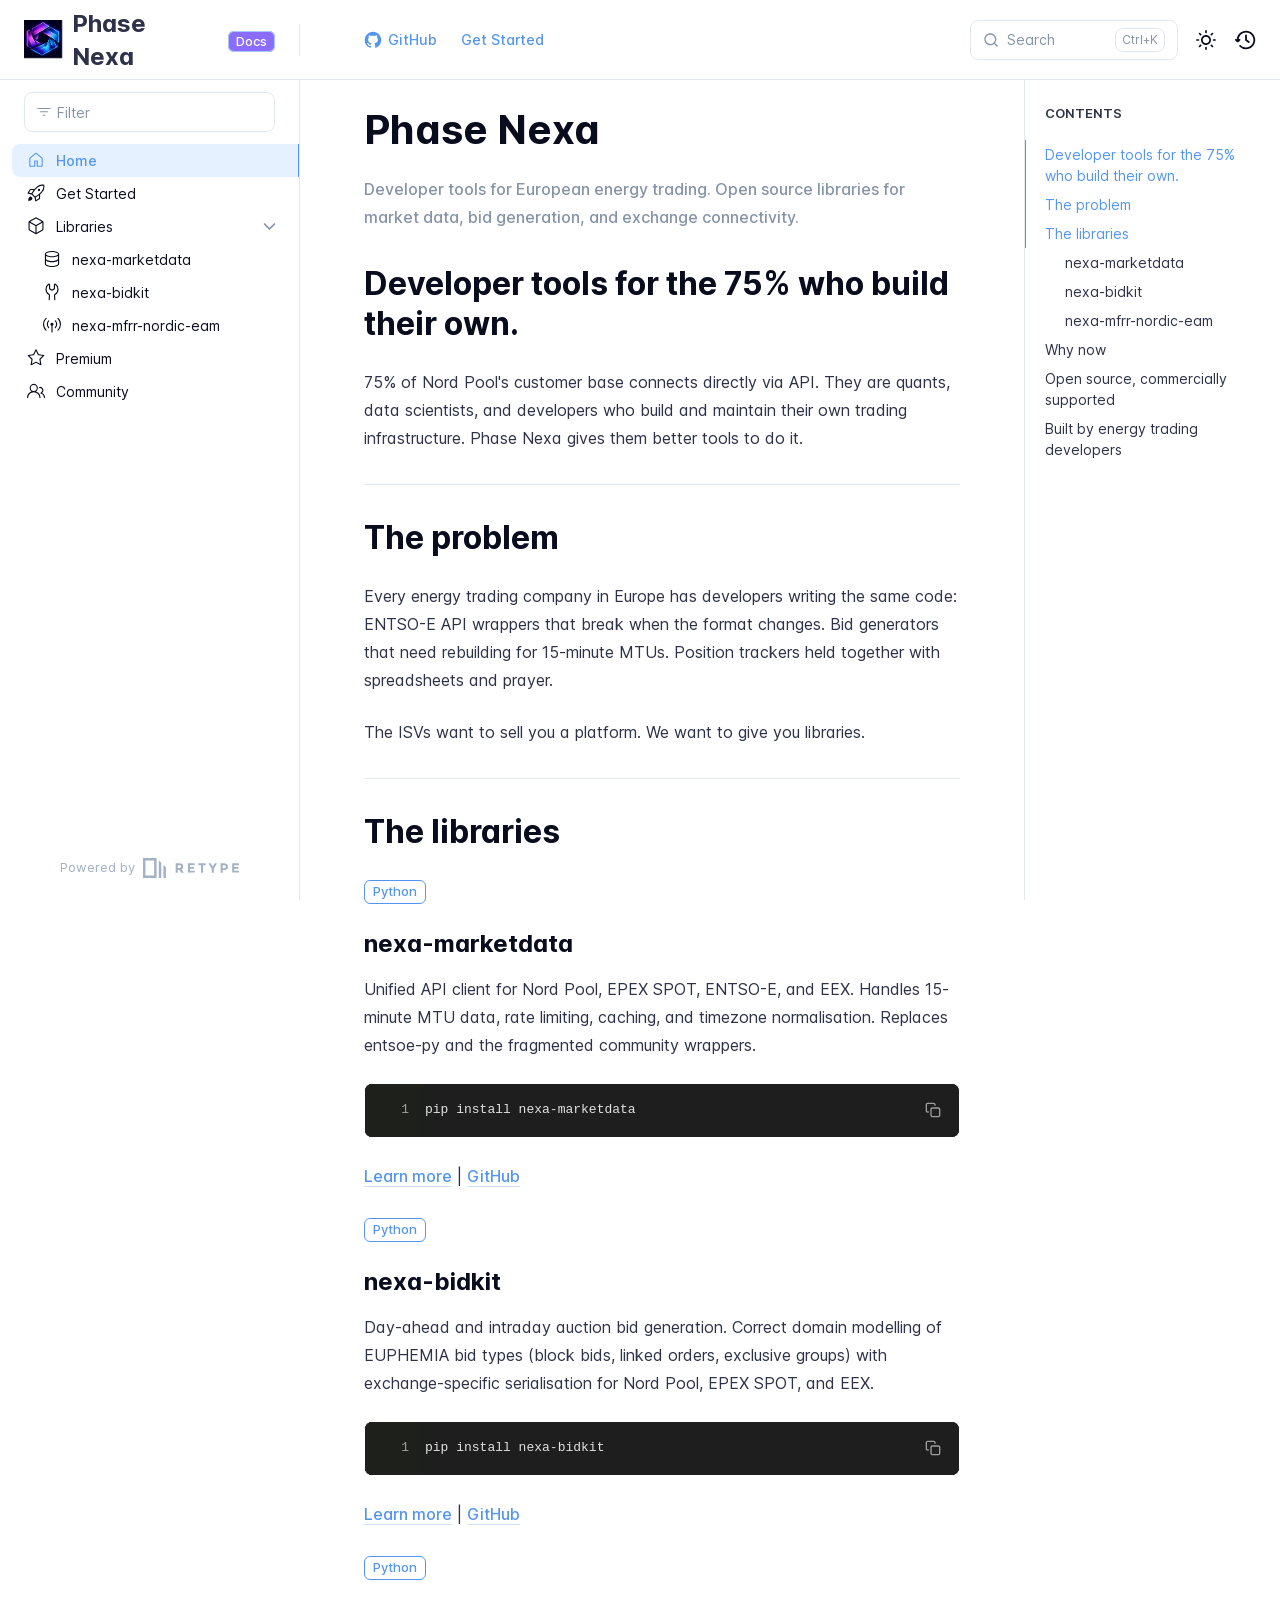
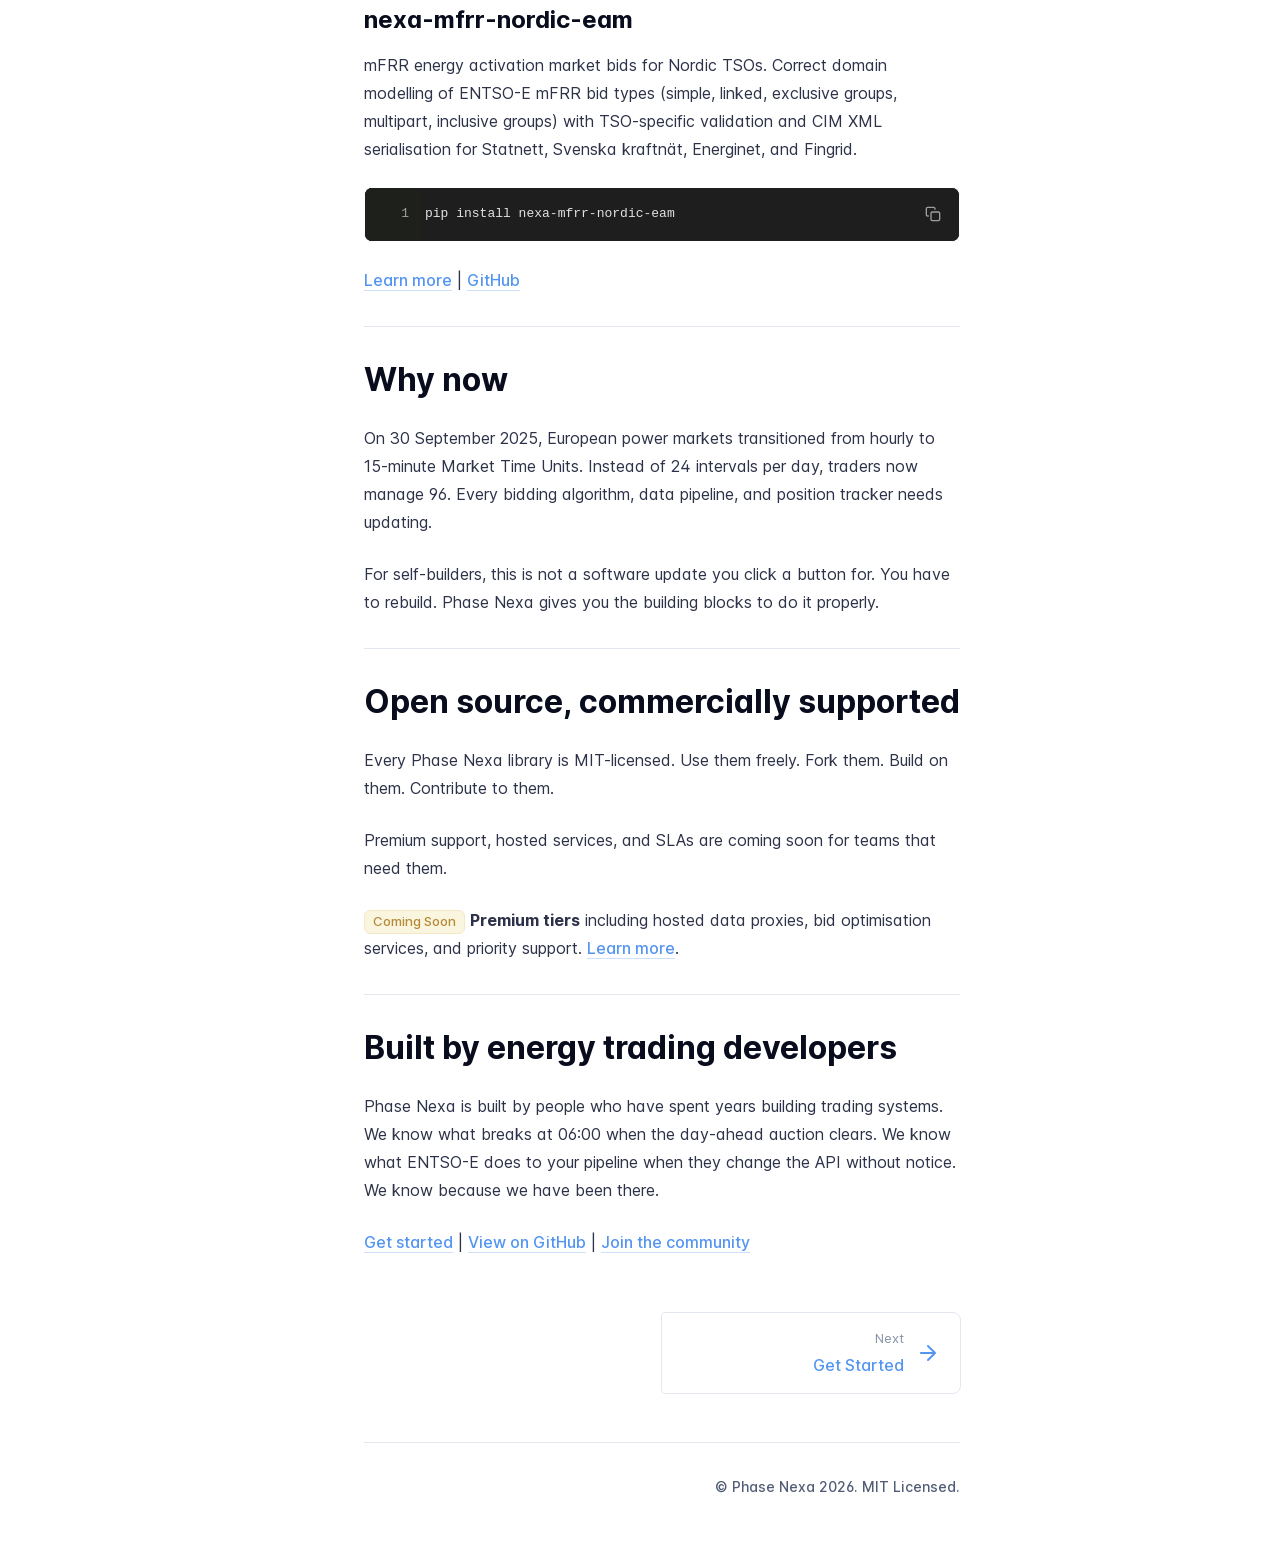
<file: index.html>
<!DOCTYPE html>
<html lang="en" class="h-full">
<head>
    <meta charset="UTF-8">
    <meta name="viewport" content="width=device-width,initial-scale=1">
    <meta name="color-scheme" content="light dark">
    <meta name="turbo-cache-control" content="no-cache" data-turbo-track="reload" data-track-token="4.4.0.827654853524">

    <!-- See retype.com -->
    <meta name="generator" content="Retype 4.4.0">

    <!-- Primary Meta Tags -->
    <title>Phase Nexa</title>
    <meta name="title" content="Phase Nexa">
    <meta name="description" content="Developer tools for European energy trading. Open source libraries for market data, bid generation, and exchange connectivity.">

    <!-- Canonical -->
    <link rel="canonical" href="https://phasenexa.github.io/">

    <!-- Open Graph -->
    <meta property="og:type" content="website">
    <meta property="og:url" content="https://phasenexa.github.io/">
    <meta property="og:title" content="Phase Nexa">
    <meta property="og:description" content="Developer tools for European energy trading. Open source libraries for market data, bid generation, and exchange connectivity.">
    <meta property="og:site_name" content="Phase Nexa">
    <meta property="og:locale" content="en_US">

    <!-- Twitter -->
    <meta name="twitter:card" content="summary_large_image">
    <meta name="twitter:url" content="https://phasenexa.github.io/">
    <meta name="twitter:title" content="Phase Nexa">
    <meta name="twitter:description" content="Developer tools for European energy trading. Open source libraries for market data, bid generation, and exchange connectivity.">

    <script data-cfasync="false">(function(){var cl=document.documentElement.classList,ls=localStorage.getItem("retype_scheme"),hd=cl.contains("dark"),hl=cl.contains("light"),wm=window.matchMedia&&window.matchMedia("(prefers-color-scheme: dark)").matches;if(ls==="dark"||(!ls&&wm&&!hd&&!hl)){cl.remove("light");cl.add("dark")}else if(ls==="light"||(!ls&&!wm&&!hd&&!hl)){cl.remove("dark");cl.add("light")}})();</script>

    <link href="resources/css/retype.css?v=4.4.0.827654853524" rel="stylesheet">

    <script data-cfasync="false" src="resources/js/config.js?v=4.4.0.827654853524" data-turbo-eval="false" defer></script>
    <script data-cfasync="false" src="resources/js/retype.js?v=4.4.0" data-turbo-eval="false" defer></script>
    <script id="lunr-js" data-cfasync="false" src="resources/js/lunr.js?v=4.4.0.827654853524" data-turbo-eval="false" defer></script>
    <script id="prism-js" data-cfasync="false" src="resources/js/prism.js?v=4.4.0.827654853524" defer></script>

    <link rel="stylesheet" href="/static/css/custom.css">
    <link rel="preconnect" href="https://fonts.googleapis.com">
    <link rel="preconnect" href="https://fonts.gstatic.com" crossorigin>
    <link href="https://fonts.googleapis.com/css2?family=Inter:wght@400;500;600;700&family=JetBrains+Mono:wght@400;500&display=swap" rel="stylesheet">

</head>
<body>
    <div id="retype-app" class="relative text-base antialiased text-base-text bg-base-bg font-body">
    <div class="absolute bottom-0 left-0" style="top: 5rem; right: 50%"></div>

    <header id="retype-header" class="sticky top-0 z-30 flex w-full h-16 bg-header-bg border-b border-header-border md:h-20">
        <div class="container relative flex items-center justify-between pr-6 grow md:justify-start">
            <!-- Mobile menu button skeleton -->
            <button v-cloak class="skeleton retype-mobile-menu-button flex items-center justify-center shrink-0 overflow-hidden dark:text-white focus:outline-hidden rounded-full w-10 h-10 ml-3.5 md:hidden"><svg xmlns="http://www.w3.org/2000/svg" class="mb-px shrink-0" width="24" height="24" viewBox="0 0 24 24" role="presentation" style="margin-bottom: 0px;"><g fill="currentColor"><path d="M2 4h20v2H2zM2 11h20v2H2zM2 18h20v2H2z"></path></g></svg></button>
            <div v-cloak id="retype-sidebar-left-toggle-button"></div>
    
            <!-- Logo -->
            <div class="flex items-center justify-between h-full py-2 md:w-75">
                <div class="flex items-center px-2 md:px-6">
                    <a id="retype-branding-logo" href="https://phasenexa.github.io/" class="flex items-center leading-snug text-2xl">
                        <span class="w-10 mr-2 grow-0 shrink-0 overflow-hidden">
                            <img class="max-h-10 dark:hidden md:inline-block" src="static/images/logo.png" alt="" height="36">
                            <img class="max-h-10 hidden dark:inline-block" src="static/images/logo.png" alt="" height="36">
                        </span>
                        <span class="dark:text-white font-bold line-clamp-1 md:line-clamp-2">Phase Nexa</span>
                    </a><span id="retype-branding-label" class="inline-flex mt-1 px-2 py-1 ml-4 text-xs font-medium leading-none items-center rounded-md bg-branding-label-bg text-branding-label-text ring-1 ring-branding-label-border ring-inset md:inline-block">Docs</span>
                </div>
    
                <span class="hidden h-8 border-r md:inline-block border-base-border"></span>
            </div>
    
            <div class="flex justify-between md:grow">
                <!-- Top Nav -->
                <nav id="retype-header-nav" class="hidden md:flex">
                    <ul class="flex flex-col mb-4 md:pl-16 md:mb-0 md:flex-row md:items-center">
                        <li class="mr-6">
                            <a class="py-2 md:mb-0 inline-flex items-center text-sm whitespace-nowrap transition-colors duration-200 ease-linear md:text-header-text font-header-text hover:text-header-text-hover" href="https://github.com/phasenexa">
                                <svg xmlns="http://www.w3.org/2000/svg" class="block shrink-0 mr-1.5" width="18" height="18" viewBox="0 0 24 24" fill="currentColor" aria-hidden="true" focusable="false">
                                    <path d="M10.303 16.652c-2.837-.344-4.835-2.385-4.835-5.028 0-1.074.387-2.235 1.031-3.008-.279-.709-.236-2.214.086-2.837.86-.107 2.02.344 2.708.967.816-.258 1.676-.386 2.728-.386 1.053 0 1.913.128 2.686.365.666-.602 1.848-1.053 2.708-.946.3.581.344 2.085.064 2.815.688.817 1.053 1.913 1.053 3.03 0 2.643-1.998 4.641-4.877 5.006.73.473 1.224 1.504 1.224 2.686v2.235c0 .644.537 1.01 1.182.752 3.889-1.483 6.94-5.372 6.94-10.185 0-6.081-4.942-11.044-11.022-11.044-6.081 0-10.98 4.963-10.98 11.044a10.84 10.84 0 0 0 7.112 10.206c.58.215 1.139-.172 1.139-.752v-1.719a2.768 2.768 0 0 1-1.032.215c-1.418 0-2.256-.773-2.857-2.213-.237-.58-.495-.924-.989-.988-.258-.022-.344-.129-.344-.258 0-.258.43-.451.86-.451.623 0 1.16.386 1.719 1.181.43.623.881.903 1.418.903.537 0 .881-.194 1.375-.688.365-.365.645-.687.903-.902Z"/>
                                </svg>
                                <span>GitHub</span>
                            </a>
                        </li>
                        <li class="mr-6">
                            <a class="py-2 md:mb-0 inline-flex items-center text-sm whitespace-nowrap transition-colors duration-200 ease-linear md:text-header-text font-header-text hover:text-header-text-hover" href="getting-started/">Get Started</a>
                        </li>
    
                    </ul>
                </nav>
    
                <div v-cloak class="flex justify-end grow">
                    <div id="retype-mobile-search-button"></div>
                    <doc-search-desktop></doc-search-desktop>
    
                    <doc-theme-switch class="lg:ml-2"></doc-theme-switch>
                    <doc-history></doc-history>
                </div>
            </div>
        </div>
    </header>


    <div id="retype-container" class="container relative flex bg-white">
        <!-- Sidebar Skeleton -->
        <div v-cloak class="fixed flex flex-col shrink-0 duration-300 ease-in-out bg-sidebar-left-bg border-sidebar-left-border sidebar top-20 w-75 border-r h-screen md:sticky transition-transform skeleton">
        
            <div class="flex items-center h-16 px-6">
                <input id="retype-filter-input-mock" class="w-full h-10 pl-8 px-3 py-2 transition-colors duration-200 ease-linear bg-filter-bg border border-filter-border rounded-lg shadow-none md:text-sm hover:border-filter-border-hover focus:outline-hidden focus:border-filter-border-focus placeholder-filter-placeholder" type="text">
            </div>
        
            <div class="pl-6 mt-1 mb-4">
                <div class="w-32 h-3 mb-4 bg-skeleton-bg rounded-full loading"></div>
                <div class="w-48 h-3 mb-4 bg-skeleton-bg rounded-full loading"></div>
                <div class="w-40 h-3 mb-4 bg-skeleton-bg rounded-full loading"></div>
                <div class="w-32 h-3 mb-4 bg-skeleton-bg rounded-full loading"></div>
                <div class="w-48 h-3 mb-4 bg-skeleton-bg rounded-full loading"></div>
                <div class="w-40 h-3 mb-4 bg-skeleton-bg rounded-full loading"></div>
            </div>
        
            <div class="shrink-0 mt-auto bg-transparent dark:border-base-border">
                <a class="flex items-center justify-center flex-nowrap h-16 text-gray-350 dark:text-dark-400 hover:text-gray-600 dark:hover:text-dark-300 transition-colors duration-150 ease-in docs-powered-by" target="_blank" href="https://retype.com/" rel="noopener">
                    <span class="text-xs whitespace-nowrap">Powered by</span>
                    <svg xmlns="http://www.w3.org/2000/svg" class="ml-2" fill="currentColor" width="96" height="20" overflow="visible"><path d="M0 0v20h13.59V0H0zm11.15 17.54H2.44V2.46h8.71v15.08zM15.8 20h2.44V4.67L15.8 2.22zM20.45 6.89V20h2.44V9.34z"/><g><path d="M40.16 8.44c0 1.49-.59 2.45-1.75 2.88l2.34 3.32h-2.53l-2.04-2.96h-1.43v2.96h-2.06V5.36h3.5c1.43 0 2.46.24 3.07.73s.9 1.27.9 2.35zm-2.48 1.1c.26-.23.38-.59.38-1.09 0-.5-.13-.84-.4-1.03s-.73-.28-1.39-.28h-1.54v2.75h1.5c.72 0 1.2-.12 1.45-.35zM51.56 5.36V7.2h-4.59v1.91h4.13v1.76h-4.13v1.92h4.74v1.83h-6.79V5.36h6.64zM60.09 7.15v7.48h-2.06V7.15h-2.61V5.36h7.28v1.79h-2.61zM70.81 14.64h-2.06v-3.66l-3.19-5.61h2.23l1.99 3.45 1.99-3.45H74l-3.19 5.61v3.66zM83.99 6.19c.65.55.97 1.4.97 2.55s-.33 1.98-1 2.51-1.68.8-3.04.8h-1.23v2.59h-2.06V5.36h3.26c1.42 0 2.45.28 3.1.83zm-1.51 3.65c.25-.28.37-.69.37-1.22s-.16-.92-.48-1.14c-.32-.23-.82-.34-1.5-.34H79.7v3.12h1.38c.68 0 1.15-.14 1.4-.42zM95.85 5.36V7.2h-4.59v1.91h4.13v1.76h-4.13v1.92H96v1.83h-6.79V5.36h6.64z"/></g></svg>
                </a>
            </div>
        </div>
        
        <!-- Sidebar component -->
        <doc-sidebar v-cloak>
            <template #sidebar-footer>
                <div class="shrink-0 mt-auto border-t md:bg-transparent md:border-none dark:border-base-border">
        
                    <div class="py-3 px-6 md:hidden border-b dark:border-base-border">
                        <nav>
                            <ul class="flex flex-wrap justify-center items-center">
                                <li class="mr-6">
                                    <a class="block py-1 inline-flex items-center text-sm whitespace-nowrap transition-colors duration-200 ease-linear md:text-header-text font-header-text hover:text-header-text-hover" href="https://github.com/phasenexa">
                                        <svg xmlns="http://www.w3.org/2000/svg" class="block shrink-0 mr-1.5" width="18" height="18" viewBox="0 0 24 24" fill="currentColor" aria-hidden="true" focusable="false">
                                            <path d="M10.303 16.652c-2.837-.344-4.835-2.385-4.835-5.028 0-1.074.387-2.235 1.031-3.008-.279-.709-.236-2.214.086-2.837.86-.107 2.02.344 2.708.967.816-.258 1.676-.386 2.728-.386 1.053 0 1.913.128 2.686.365.666-.602 1.848-1.053 2.708-.946.3.581.344 2.085.064 2.815.688.817 1.053 1.913 1.053 3.03 0 2.643-1.998 4.641-4.877 5.006.73.473 1.224 1.504 1.224 2.686v2.235c0 .644.537 1.01 1.182.752 3.889-1.483 6.94-5.372 6.94-10.185 0-6.081-4.942-11.044-11.022-11.044-6.081 0-10.98 4.963-10.98 11.044a10.84 10.84 0 0 0 7.112 10.206c.58.215 1.139-.172 1.139-.752v-1.719a2.768 2.768 0 0 1-1.032.215c-1.418 0-2.256-.773-2.857-2.213-.237-.58-.495-.924-.989-.988-.258-.022-.344-.129-.344-.258 0-.258.43-.451.86-.451.623 0 1.16.386 1.719 1.181.43.623.881.903 1.418.903.537 0 .881-.194 1.375-.688.365-.365.645-.687.903-.902Z"/>
                                        </svg>
                                        <span>GitHub</span>
                                    </a>
                                </li>
                                <li class="mr-6">
                                    <a class="block py-1 inline-flex items-center text-sm whitespace-nowrap transition-colors duration-200 ease-linear md:text-header-text font-header-text hover:text-header-text-hover" href="getting-started/">Get Started</a>
                                </li>
        
                            </ul>
                        </nav>
                    </div>
        
                    <a class="flex items-center justify-center flex-nowrap h-16 text-gray-350 dark:text-dark-400 hover:text-gray-600 dark:hover:text-dark-300 transition-colors duration-150 ease-in docs-powered-by" target="_blank" href="https://retype.com/" rel="noopener">
                        <span class="text-xs whitespace-nowrap">Powered by</span>
                        <svg xmlns="http://www.w3.org/2000/svg" class="ml-2" fill="currentColor" width="96" height="20" overflow="visible"><path d="M0 0v20h13.59V0H0zm11.15 17.54H2.44V2.46h8.71v15.08zM15.8 20h2.44V4.67L15.8 2.22zM20.45 6.89V20h2.44V9.34z"/><g><path d="M40.16 8.44c0 1.49-.59 2.45-1.75 2.88l2.34 3.32h-2.53l-2.04-2.96h-1.43v2.96h-2.06V5.36h3.5c1.43 0 2.46.24 3.07.73s.9 1.27.9 2.35zm-2.48 1.1c.26-.23.38-.59.38-1.09 0-.5-.13-.84-.4-1.03s-.73-.28-1.39-.28h-1.54v2.75h1.5c.72 0 1.2-.12 1.45-.35zM51.56 5.36V7.2h-4.59v1.91h4.13v1.76h-4.13v1.92h4.74v1.83h-6.79V5.36h6.64zM60.09 7.15v7.48h-2.06V7.15h-2.61V5.36h7.28v1.79h-2.61zM70.81 14.64h-2.06v-3.66l-3.19-5.61h2.23l1.99 3.45 1.99-3.45H74l-3.19 5.61v3.66zM83.99 6.19c.65.55.97 1.4.97 2.55s-.33 1.98-1 2.51-1.68.8-3.04.8h-1.23v2.59h-2.06V5.36h3.26c1.42 0 2.45.28 3.1.83zm-1.51 3.65c.25-.28.37-.69.37-1.22s-.16-.92-.48-1.14c-.32-.23-.82-.34-1.5-.34H79.7v3.12h1.38c.68 0 1.15-.14 1.4-.42zM95.85 5.36V7.2h-4.59v1.91h4.13v1.76h-4.13v1.92H96v1.83h-6.79V5.36h6.64z"/></g></svg>
                    </a>
                </div>
            </template>
        </doc-sidebar>

        <div class="grow min-w-0 bg-body-bg">
            <!-- Render "toolbar" template here on api pages --><!-- Render page content -->
<div class="flex">
    <div id="retype-main" class="min-w-0 p-4 grow md:px-16">
        <main class="relative pb-12 lg:pt-2">
            <div class="retype-markdown" id="retype-content">
                <!-- Rendered if sidebar right is enabled -->
                <div id="retype-sidebar-right-toggle"></div>
                <!-- Page content  -->
<h1 id="phase-nexa">Phase Nexa</h1>
<div id="retype-page-description" class="description-display text-description font-description leading-description mb-description-margin-bottom mt-description-margin-top tracking-description text-transform-description">Developer tools for European energy trading. Open source libraries for market data, bid generation, and exchange connectivity.</div>
<h2 id="developer-tools-for-the-75-who-build-their-own">Developer tools for the 75% who build their own.</h2>
<p>75% of Nord Pool&#x27;s customer base connects directly via API. They are quants, data scientists, and developers who build and maintain their own trading infrastructure. Phase Nexa gives them better tools to do it.</p>
<hr>
<h2 id="the-problem">The problem</h2>
<p>Every energy trading company in Europe has developers writing the same code: ENTSO-E API wrappers that break when the format changes. Bid generators that need rebuilding for 15-minute MTUs. Position trackers held together with spreadsheets and prayer.</p>
<p>The ISVs want to sell you a platform. We want to give you libraries.</p>
<hr>
<h2 id="the-libraries">The libraries</h2>
<div class="content"><p><span class="no-link inline-flex align-middle items-center justify-center font-medium leading-none whitespace-nowrap text-badge-info-text bg-badge-info border border-badge-info-border h-6 px-2 text-xs rounded-md">
    <span>Python</span>
</span></p>
<h3 id="nexa-marketdata">nexa-marketdata</h3>
<p>Unified API client for Nord Pool, EPEX SPOT, ENTSO-E, and EEX. Handles 15-minute MTU data, rate limiting, caching, and timezone normalisation. Replaces entsoe-py and the fragmented community wrappers.</p>
<div class="codeblock-wrapper"><doc-codeblock line-numbers>
<pre translate="no" class="language-python"><code v-pre class="language-python">pip install nexa-marketdata</code></pre>
</doc-codeblock></div>
<p><a href="libraries/nexa-marketdata/">Learn more</a> | <a href="https://github.com/phasenexa/nexa-marketdata">GitHub</a></p>
</div>
<div class="content"><p><span class="no-link inline-flex align-middle items-center justify-center font-medium leading-none whitespace-nowrap text-badge-info-text bg-badge-info border border-badge-info-border h-6 px-2 text-xs rounded-md">
    <span>Python</span>
</span></p>
<h3 id="nexa-bidkit">nexa-bidkit</h3>
<p>Day-ahead and intraday auction bid generation. Correct domain modelling of EUPHEMIA bid types (block bids, linked orders, exclusive groups) with exchange-specific serialisation for Nord Pool, EPEX SPOT, and EEX.</p>
<div class="codeblock-wrapper"><doc-codeblock line-numbers>
<pre translate="no" class="language-python"><code v-pre class="language-python">pip install nexa-bidkit</code></pre>
</doc-codeblock></div>
<p><a href="libraries/nexa-bidkit/">Learn more</a> | <a href="https://github.com/phasenexa/nexa-bidkit">GitHub</a></p>
</div>
<div class="content"><p><span class="no-link inline-flex align-middle items-center justify-center font-medium leading-none whitespace-nowrap text-badge-info-text bg-badge-info border border-badge-info-border h-6 px-2 text-xs rounded-md">
    <span>Python</span>
</span></p>
<h3 id="nexa-mfrr-nordic-eam">nexa-mfrr-nordic-eam</h3>
<p>mFRR energy activation market bids for Nordic TSOs. Correct domain modelling of ENTSO-E mFRR bid types (simple, linked, exclusive groups, multipart, inclusive groups) with TSO-specific validation and CIM XML serialisation for Statnett, Svenska kraftnät, Energinet, and Fingrid.</p>
<div class="codeblock-wrapper"><doc-codeblock line-numbers>
<pre translate="no" class="language-python"><code v-pre class="language-python">pip install nexa-mfrr-nordic-eam</code></pre>
</doc-codeblock></div>
<p><a href="libraries/nexa-mfrr-nordic-eam/">Learn more</a> | <a href="https://github.com/phasenexa/nexa-mfrr-nordic-eam">GitHub</a></p>
</div>
<hr>
<h2 id="why-now">Why now</h2>
<p>On 30 September 2025, European power markets transitioned from hourly to 15-minute Market Time Units. Instead of 24 intervals per day, traders now manage 96. Every bidding algorithm, data pipeline, and position tracker needs updating.</p>
<p>For self-builders, this is not a software update you click a button for. You have to rebuild. Phase Nexa gives you the building blocks to do it properly.</p>
<hr>
<h2 id="open-source-commercially-supported">Open source, commercially supported</h2>
<p>Every Phase Nexa library is MIT-licensed. Use them freely. Fork them. Build on them. Contribute to them.</p>
<p>Premium support, hosted services, and SLAs are coming soon for teams that need them.</p>
<p><span class="no-link inline-flex align-middle items-center justify-center font-medium leading-none whitespace-nowrap text-badge-warning-text bg-badge-warning border border-badge-warning-border h-6 px-2 text-xs rounded-md">
    <span>Coming Soon</span>
</span> <strong>Premium tiers</strong> including hosted data proxies, bid optimisation services, and priority support. <a href="premium/">Learn more</a>.</p>
<hr>
<h2 id="built-by-energy-trading-developers">Built by energy trading developers</h2>
<p>Phase Nexa is built by people who have spent years building trading systems. We know what breaks at 06:00 when the day-ahead auction clears. We know what ENTSO-E does to your pipeline when they change the API without notice. We know because we have been there.</p>
<p><a href="getting-started/">Get started</a> | <a href="https://github.com/phasenexa">View on GitHub</a> | <a href="community/">Join the community</a></p>

                
                <!-- Required only on API pages -->
                <doc-toolbar-member-filter-no-results></doc-toolbar-member-filter-no-results>
            </div>
            <footer id="retype-content-footer" class="clear-both">
            
                <nav id="retype-nextprev" class="print:hidden flex mt-14">
                    <div class="w-1/2">
                    </div>
            
                    <div class="w-1/2">
                        <a class="px-5 py-4 -mx-px h-full flex items-center justify-end break-normal font-medium text-body-link border border-base-border hover:border-base-border-hover rounded-l rounded-r-lg transition-colors duration-150 relative hover:z-5" href="getting-started/">
                            <span>
                                <span class="block text-xs font-normal text-right text-base-text-muted">Next</span>
                                <span class="block mt-1">Get Started</span>
                            </span>
                            <svg xmlns="http://www.w3.org/2000/svg" class="ml-3" width="24" height="24" viewBox="0 0 24 24" fill="currentColor" overflow="visible"><path d="M19.92 12.38a1 1 0 00-.22-1.09l-7-7a.996.996 0 10-1.41 1.41l5.3 5.3H5c-.55 0-1 .45-1 1s.45 1 1 1h11.59l-5.29 5.29a.996.996 0 000 1.41c.19.2.44.3.7.3s.51-.1.71-.29l7-7c.09-.09.16-.21.21-.33z" /><path fill="none" d="M0 0h24v24H0z" /></svg>
                        </a>
                    </div>
                </nav>
            </footer>
        </main>

        <div id="retype-page-footer" class="print:border-none border-t border-base-border pt-6 mb-8">
            <footer class="flex flex-wrap items-center justify-between print:justify-center">
                <div id="retype-footer-links" class="print:hidden">
                    <ul class="flex flex-wrap items-center text-sm">
                    </ul>
                </div>
                <div id="retype-copyright" class="print:justify-center py-2 text-footer-text font-footer-link text-sm leading-relaxed"><p>© Phase Nexa 2026. MIT Licensed.</p></div>
            </footer>
        </div>
    </div>

    <!-- Rendered if sidebar right is enabled -->
    <!-- Sidebar right skeleton-->
    <div v-cloak class="fixed top-0 bottom-0 right-0 translate-x-full bg-sidebar-right-bg border-sidebar-right-border lg:sticky lg:border-l lg:shrink-0 lg:pt-6 lg:translate-x-0 sm:w-1/2 lg:w-64 lg:z-0 md:w-104 sidebar-right skeleton">
        <div class="pl-5">
            <div class="w-32 h-3 mb-4 bg-skeleton-bg rounded-full loading"></div>
            <div class="w-48 h-3 mb-4 bg-skeleton-bg rounded-full loading"></div>
            <div class="w-40 h-3 mb-4 bg-skeleton-bg rounded-full loading"></div>
        </div>
    </div>

    <!-- User should be able to hide sidebar right -->
    <doc-sidebar-right v-cloak></doc-sidebar-right>
</div>

        </div>
    </div>

    <doc-search-mobile></doc-search-mobile>
    <doc-back-to-top></doc-back-to-top>
</div>


    <div id="retype-overlay-target"></div>

    <script data-cfasync="false">window.__DOCS__ = { "title": "Home", isRoot: true, level: 0, icon: "file", hasPrism: true, hasMermaid: false, hasMath: false, tocDepth: 23 }</script>
</body>
</html>
</file>
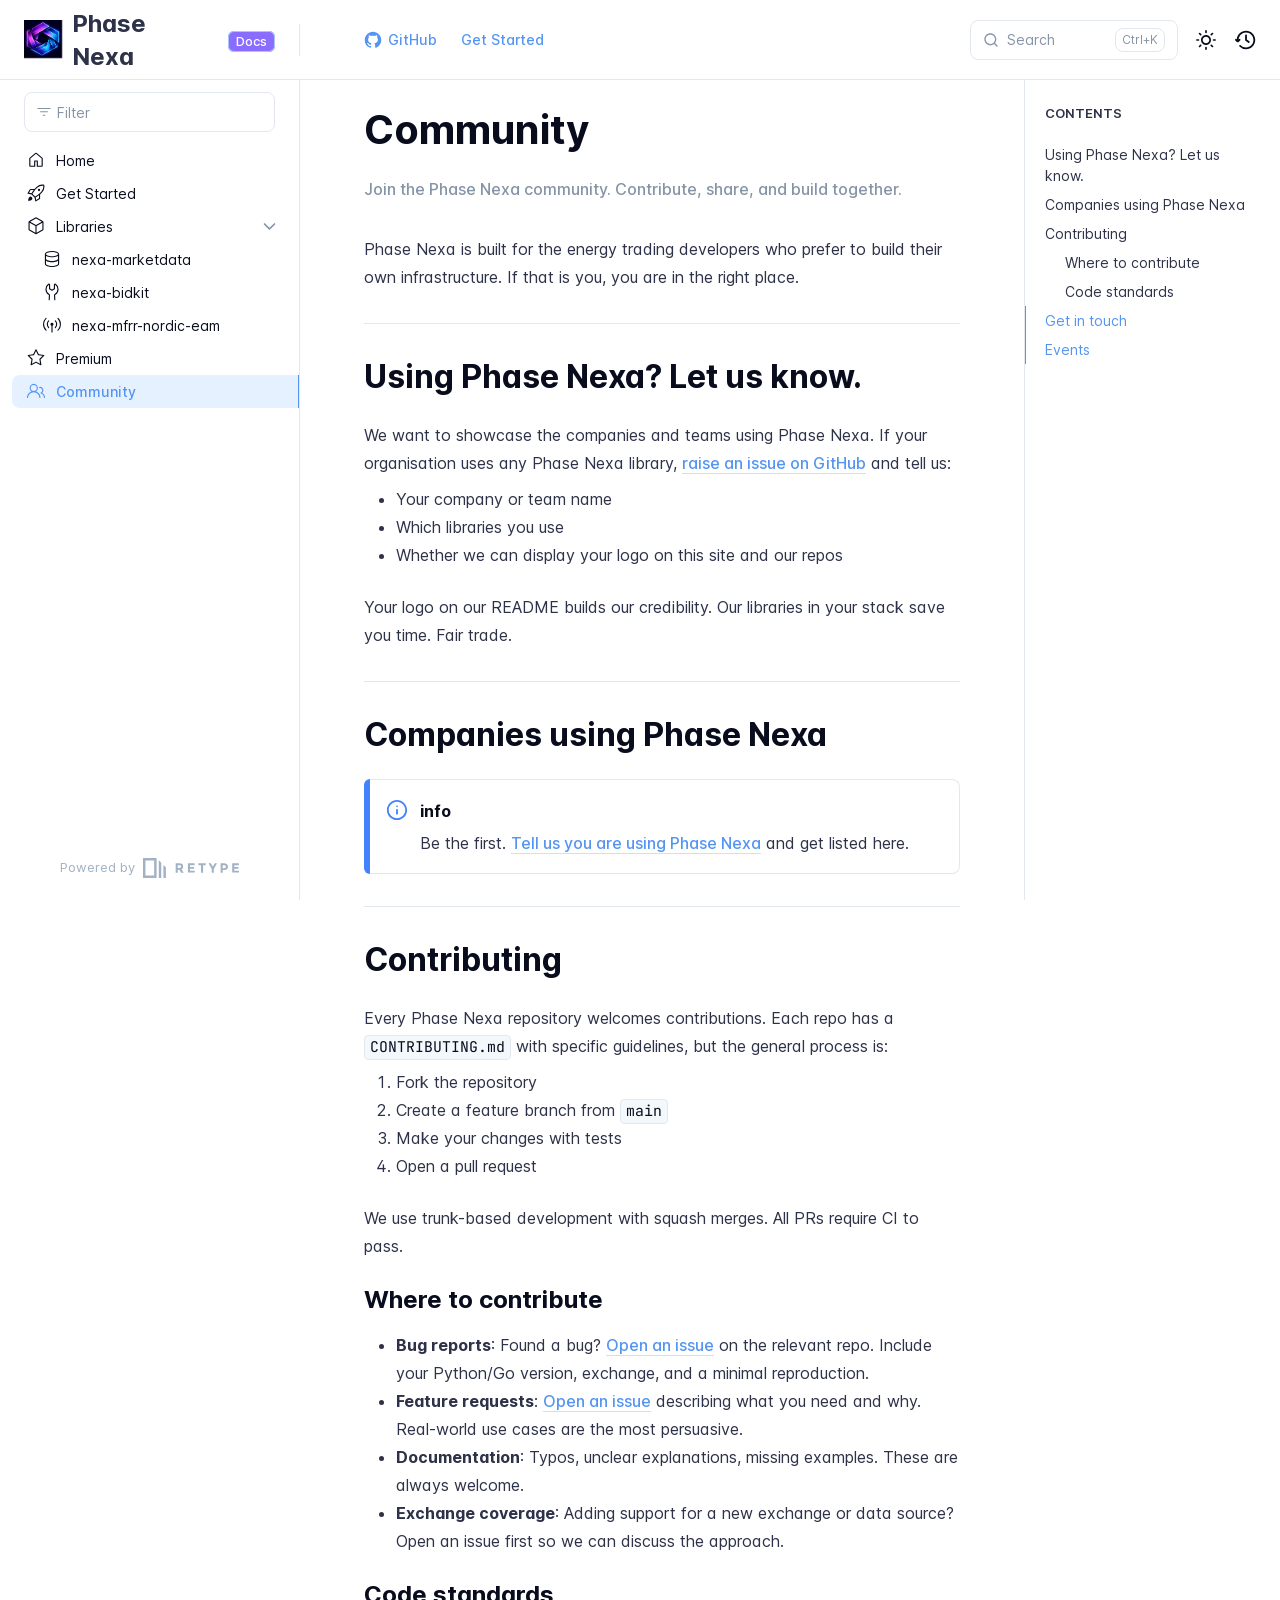
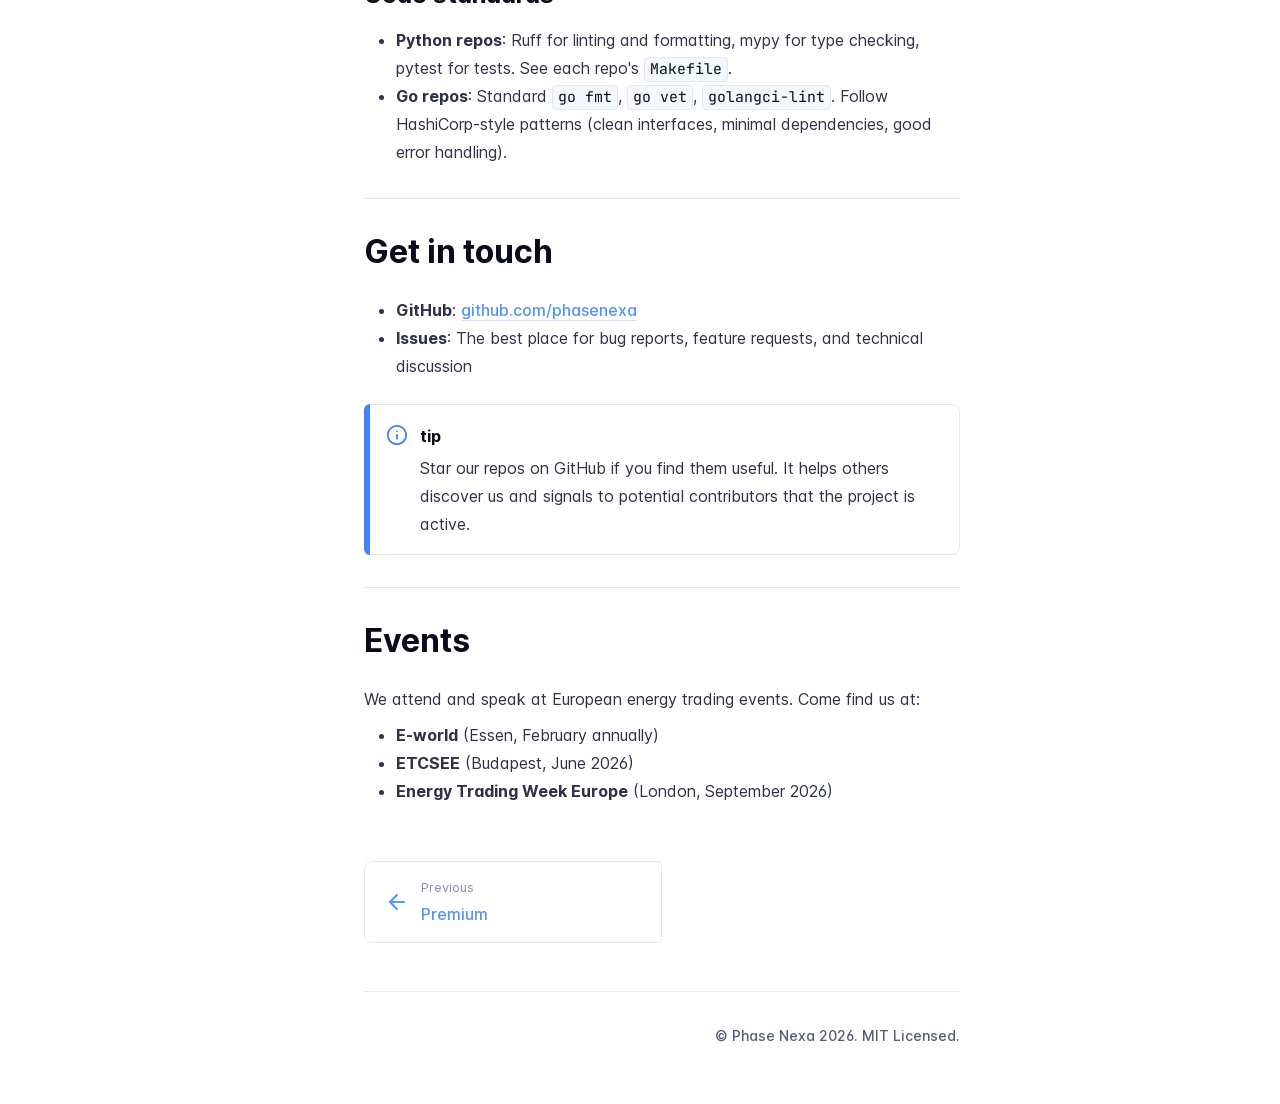
<file: community/index.html>
<!DOCTYPE html>
<html lang="en" class="h-full">
<head>
    <meta charset="UTF-8">
    <meta name="viewport" content="width=device-width,initial-scale=1">
    <meta name="color-scheme" content="light dark">
    <meta name="turbo-cache-control" content="no-cache" data-turbo-track="reload" data-track-token="4.4.0.827654853524">

    <!-- See retype.com -->
    <meta name="generator" content="Retype 4.4.0">

    <!-- Primary Meta Tags -->
    <title>Community</title>
    <meta name="title" content="Community">
    <meta name="description" content="Join the Phase Nexa community. Contribute, share, and build together.">

    <!-- Canonical -->
    <link rel="canonical" href="https://phasenexa.github.io/community/">

    <!-- Open Graph -->
    <meta property="og:type" content="website">
    <meta property="og:url" content="https://phasenexa.github.io/community/">
    <meta property="og:title" content="Community">
    <meta property="og:description" content="Join the Phase Nexa community. Contribute, share, and build together.">
    <meta property="og:site_name" content="Phase Nexa">
    <meta property="og:locale" content="en_US">

    <!-- Twitter -->
    <meta name="twitter:card" content="summary_large_image">
    <meta name="twitter:url" content="https://phasenexa.github.io/community/">
    <meta name="twitter:title" content="Community">
    <meta name="twitter:description" content="Join the Phase Nexa community. Contribute, share, and build together.">

    <script data-cfasync="false">(function(){var cl=document.documentElement.classList,ls=localStorage.getItem("retype_scheme"),hd=cl.contains("dark"),hl=cl.contains("light"),wm=window.matchMedia&&window.matchMedia("(prefers-color-scheme: dark)").matches;if(ls==="dark"||(!ls&&wm&&!hd&&!hl)){cl.remove("light");cl.add("dark")}else if(ls==="light"||(!ls&&!wm&&!hd&&!hl)){cl.remove("dark");cl.add("light")}})();</script>

    <link href="../resources/css/retype.css?v=4.4.0.827654853524" rel="stylesheet">

    <script data-cfasync="false" src="../resources/js/config.js?v=4.4.0.827654853524" data-turbo-eval="false" defer></script>
    <script data-cfasync="false" src="../resources/js/retype.js?v=4.4.0" data-turbo-eval="false" defer></script>
    <script id="lunr-js" data-cfasync="false" src="../resources/js/lunr.js?v=4.4.0.827654853524" data-turbo-eval="false" defer></script>

    <link rel="stylesheet" href="/static/css/custom.css">
    <link rel="preconnect" href="https://fonts.googleapis.com">
    <link rel="preconnect" href="https://fonts.gstatic.com" crossorigin>
    <link href="https://fonts.googleapis.com/css2?family=Inter:wght@400;500;600;700&family=JetBrains+Mono:wght@400;500&display=swap" rel="stylesheet">

</head>
<body>
    <div id="retype-app" class="relative text-base antialiased text-base-text bg-base-bg font-body">
    <div class="absolute bottom-0 left-0" style="top: 5rem; right: 50%"></div>

    <header id="retype-header" class="sticky top-0 z-30 flex w-full h-16 bg-header-bg border-b border-header-border md:h-20">
        <div class="container relative flex items-center justify-between pr-6 grow md:justify-start">
            <!-- Mobile menu button skeleton -->
            <button v-cloak class="skeleton retype-mobile-menu-button flex items-center justify-center shrink-0 overflow-hidden dark:text-white focus:outline-hidden rounded-full w-10 h-10 ml-3.5 md:hidden"><svg xmlns="http://www.w3.org/2000/svg" class="mb-px shrink-0" width="24" height="24" viewBox="0 0 24 24" role="presentation" style="margin-bottom: 0px;"><g fill="currentColor"><path d="M2 4h20v2H2zM2 11h20v2H2zM2 18h20v2H2z"></path></g></svg></button>
            <div v-cloak id="retype-sidebar-left-toggle-button"></div>
    
            <!-- Logo -->
            <div class="flex items-center justify-between h-full py-2 md:w-75">
                <div class="flex items-center px-2 md:px-6">
                    <a id="retype-branding-logo" href="https://phasenexa.github.io/" class="flex items-center leading-snug text-2xl">
                        <span class="w-10 mr-2 grow-0 shrink-0 overflow-hidden">
                            <img class="max-h-10 dark:hidden md:inline-block" src="../static/images/logo.png" alt="" height="36">
                            <img class="max-h-10 hidden dark:inline-block" src="../static/images/logo.png" alt="" height="36">
                        </span>
                        <span class="dark:text-white font-bold line-clamp-1 md:line-clamp-2">Phase Nexa</span>
                    </a><span id="retype-branding-label" class="inline-flex mt-1 px-2 py-1 ml-4 text-xs font-medium leading-none items-center rounded-md bg-branding-label-bg text-branding-label-text ring-1 ring-branding-label-border ring-inset md:inline-block">Docs</span>
                </div>
    
                <span class="hidden h-8 border-r md:inline-block border-base-border"></span>
            </div>
    
            <div class="flex justify-between md:grow">
                <!-- Top Nav -->
                <nav id="retype-header-nav" class="hidden md:flex">
                    <ul class="flex flex-col mb-4 md:pl-16 md:mb-0 md:flex-row md:items-center">
                        <li class="mr-6">
                            <a class="py-2 md:mb-0 inline-flex items-center text-sm whitespace-nowrap transition-colors duration-200 ease-linear md:text-header-text font-header-text hover:text-header-text-hover" href="https://github.com/phasenexa">
                                <svg xmlns="http://www.w3.org/2000/svg" class="block shrink-0 mr-1.5" width="18" height="18" viewBox="0 0 24 24" fill="currentColor" aria-hidden="true" focusable="false">
                                    <path d="M10.303 16.652c-2.837-.344-4.835-2.385-4.835-5.028 0-1.074.387-2.235 1.031-3.008-.279-.709-.236-2.214.086-2.837.86-.107 2.02.344 2.708.967.816-.258 1.676-.386 2.728-.386 1.053 0 1.913.128 2.686.365.666-.602 1.848-1.053 2.708-.946.3.581.344 2.085.064 2.815.688.817 1.053 1.913 1.053 3.03 0 2.643-1.998 4.641-4.877 5.006.73.473 1.224 1.504 1.224 2.686v2.235c0 .644.537 1.01 1.182.752 3.889-1.483 6.94-5.372 6.94-10.185 0-6.081-4.942-11.044-11.022-11.044-6.081 0-10.98 4.963-10.98 11.044a10.84 10.84 0 0 0 7.112 10.206c.58.215 1.139-.172 1.139-.752v-1.719a2.768 2.768 0 0 1-1.032.215c-1.418 0-2.256-.773-2.857-2.213-.237-.58-.495-.924-.989-.988-.258-.022-.344-.129-.344-.258 0-.258.43-.451.86-.451.623 0 1.16.386 1.719 1.181.43.623.881.903 1.418.903.537 0 .881-.194 1.375-.688.365-.365.645-.687.903-.902Z"/>
                                </svg>
                                <span>GitHub</span>
                            </a>
                        </li>
                        <li class="mr-6">
                            <a class="py-2 md:mb-0 inline-flex items-center text-sm whitespace-nowrap transition-colors duration-200 ease-linear md:text-header-text font-header-text hover:text-header-text-hover" href="../getting-started/">Get Started</a>
                        </li>
    
                    </ul>
                </nav>
    
                <div v-cloak class="flex justify-end grow">
                    <div id="retype-mobile-search-button"></div>
                    <doc-search-desktop></doc-search-desktop>
    
                    <doc-theme-switch class="lg:ml-2"></doc-theme-switch>
                    <doc-history></doc-history>
                </div>
            </div>
        </div>
    </header>


    <div id="retype-container" class="container relative flex bg-white">
        <!-- Sidebar Skeleton -->
        <div v-cloak class="fixed flex flex-col shrink-0 duration-300 ease-in-out bg-sidebar-left-bg border-sidebar-left-border sidebar top-20 w-75 border-r h-screen md:sticky transition-transform skeleton">
        
            <div class="flex items-center h-16 px-6">
                <input id="retype-filter-input-mock" class="w-full h-10 pl-8 px-3 py-2 transition-colors duration-200 ease-linear bg-filter-bg border border-filter-border rounded-lg shadow-none md:text-sm hover:border-filter-border-hover focus:outline-hidden focus:border-filter-border-focus placeholder-filter-placeholder" type="text">
            </div>
        
            <div class="pl-6 mt-1 mb-4">
                <div class="w-32 h-3 mb-4 bg-skeleton-bg rounded-full loading"></div>
                <div class="w-48 h-3 mb-4 bg-skeleton-bg rounded-full loading"></div>
                <div class="w-40 h-3 mb-4 bg-skeleton-bg rounded-full loading"></div>
                <div class="w-32 h-3 mb-4 bg-skeleton-bg rounded-full loading"></div>
                <div class="w-48 h-3 mb-4 bg-skeleton-bg rounded-full loading"></div>
                <div class="w-40 h-3 mb-4 bg-skeleton-bg rounded-full loading"></div>
            </div>
        
            <div class="shrink-0 mt-auto bg-transparent dark:border-base-border">
                <a class="flex items-center justify-center flex-nowrap h-16 text-gray-350 dark:text-dark-400 hover:text-gray-600 dark:hover:text-dark-300 transition-colors duration-150 ease-in docs-powered-by" target="_blank" href="https://retype.com/" rel="noopener">
                    <span class="text-xs whitespace-nowrap">Powered by</span>
                    <svg xmlns="http://www.w3.org/2000/svg" class="ml-2" fill="currentColor" width="96" height="20" overflow="visible"><path d="M0 0v20h13.59V0H0zm11.15 17.54H2.44V2.46h8.71v15.08zM15.8 20h2.44V4.67L15.8 2.22zM20.45 6.89V20h2.44V9.34z"/><g><path d="M40.16 8.44c0 1.49-.59 2.45-1.75 2.88l2.34 3.32h-2.53l-2.04-2.96h-1.43v2.96h-2.06V5.36h3.5c1.43 0 2.46.24 3.07.73s.9 1.27.9 2.35zm-2.48 1.1c.26-.23.38-.59.38-1.09 0-.5-.13-.84-.4-1.03s-.73-.28-1.39-.28h-1.54v2.75h1.5c.72 0 1.2-.12 1.45-.35zM51.56 5.36V7.2h-4.59v1.91h4.13v1.76h-4.13v1.92h4.74v1.83h-6.79V5.36h6.64zM60.09 7.15v7.48h-2.06V7.15h-2.61V5.36h7.28v1.79h-2.61zM70.81 14.64h-2.06v-3.66l-3.19-5.61h2.23l1.99 3.45 1.99-3.45H74l-3.19 5.61v3.66zM83.99 6.19c.65.55.97 1.4.97 2.55s-.33 1.98-1 2.51-1.68.8-3.04.8h-1.23v2.59h-2.06V5.36h3.26c1.42 0 2.45.28 3.1.83zm-1.51 3.65c.25-.28.37-.69.37-1.22s-.16-.92-.48-1.14c-.32-.23-.82-.34-1.5-.34H79.7v3.12h1.38c.68 0 1.15-.14 1.4-.42zM95.85 5.36V7.2h-4.59v1.91h4.13v1.76h-4.13v1.92H96v1.83h-6.79V5.36h6.64z"/></g></svg>
                </a>
            </div>
        </div>
        
        <!-- Sidebar component -->
        <doc-sidebar v-cloak>
            <template #sidebar-footer>
                <div class="shrink-0 mt-auto border-t md:bg-transparent md:border-none dark:border-base-border">
        
                    <div class="py-3 px-6 md:hidden border-b dark:border-base-border">
                        <nav>
                            <ul class="flex flex-wrap justify-center items-center">
                                <li class="mr-6">
                                    <a class="block py-1 inline-flex items-center text-sm whitespace-nowrap transition-colors duration-200 ease-linear md:text-header-text font-header-text hover:text-header-text-hover" href="https://github.com/phasenexa">
                                        <svg xmlns="http://www.w3.org/2000/svg" class="block shrink-0 mr-1.5" width="18" height="18" viewBox="0 0 24 24" fill="currentColor" aria-hidden="true" focusable="false">
                                            <path d="M10.303 16.652c-2.837-.344-4.835-2.385-4.835-5.028 0-1.074.387-2.235 1.031-3.008-.279-.709-.236-2.214.086-2.837.86-.107 2.02.344 2.708.967.816-.258 1.676-.386 2.728-.386 1.053 0 1.913.128 2.686.365.666-.602 1.848-1.053 2.708-.946.3.581.344 2.085.064 2.815.688.817 1.053 1.913 1.053 3.03 0 2.643-1.998 4.641-4.877 5.006.73.473 1.224 1.504 1.224 2.686v2.235c0 .644.537 1.01 1.182.752 3.889-1.483 6.94-5.372 6.94-10.185 0-6.081-4.942-11.044-11.022-11.044-6.081 0-10.98 4.963-10.98 11.044a10.84 10.84 0 0 0 7.112 10.206c.58.215 1.139-.172 1.139-.752v-1.719a2.768 2.768 0 0 1-1.032.215c-1.418 0-2.256-.773-2.857-2.213-.237-.58-.495-.924-.989-.988-.258-.022-.344-.129-.344-.258 0-.258.43-.451.86-.451.623 0 1.16.386 1.719 1.181.43.623.881.903 1.418.903.537 0 .881-.194 1.375-.688.365-.365.645-.687.903-.902Z"/>
                                        </svg>
                                        <span>GitHub</span>
                                    </a>
                                </li>
                                <li class="mr-6">
                                    <a class="block py-1 inline-flex items-center text-sm whitespace-nowrap transition-colors duration-200 ease-linear md:text-header-text font-header-text hover:text-header-text-hover" href="../getting-started/">Get Started</a>
                                </li>
        
                            </ul>
                        </nav>
                    </div>
        
                    <a class="flex items-center justify-center flex-nowrap h-16 text-gray-350 dark:text-dark-400 hover:text-gray-600 dark:hover:text-dark-300 transition-colors duration-150 ease-in docs-powered-by" target="_blank" href="https://retype.com/" rel="noopener">
                        <span class="text-xs whitespace-nowrap">Powered by</span>
                        <svg xmlns="http://www.w3.org/2000/svg" class="ml-2" fill="currentColor" width="96" height="20" overflow="visible"><path d="M0 0v20h13.59V0H0zm11.15 17.54H2.44V2.46h8.71v15.08zM15.8 20h2.44V4.67L15.8 2.22zM20.45 6.89V20h2.44V9.34z"/><g><path d="M40.16 8.44c0 1.49-.59 2.45-1.75 2.88l2.34 3.32h-2.53l-2.04-2.96h-1.43v2.96h-2.06V5.36h3.5c1.43 0 2.46.24 3.07.73s.9 1.27.9 2.35zm-2.48 1.1c.26-.23.38-.59.38-1.09 0-.5-.13-.84-.4-1.03s-.73-.28-1.39-.28h-1.54v2.75h1.5c.72 0 1.2-.12 1.45-.35zM51.56 5.36V7.2h-4.59v1.91h4.13v1.76h-4.13v1.92h4.74v1.83h-6.79V5.36h6.64zM60.09 7.15v7.48h-2.06V7.15h-2.61V5.36h7.28v1.79h-2.61zM70.81 14.64h-2.06v-3.66l-3.19-5.61h2.23l1.99 3.45 1.99-3.45H74l-3.19 5.61v3.66zM83.99 6.19c.65.55.97 1.4.97 2.55s-.33 1.98-1 2.51-1.68.8-3.04.8h-1.23v2.59h-2.06V5.36h3.26c1.42 0 2.45.28 3.1.83zm-1.51 3.65c.25-.28.37-.69.37-1.22s-.16-.92-.48-1.14c-.32-.23-.82-.34-1.5-.34H79.7v3.12h1.38c.68 0 1.15-.14 1.4-.42zM95.85 5.36V7.2h-4.59v1.91h4.13v1.76h-4.13v1.92H96v1.83h-6.79V5.36h6.64z"/></g></svg>
                    </a>
                </div>
            </template>
        </doc-sidebar>

        <div class="grow min-w-0 bg-body-bg">
            <!-- Render "toolbar" template here on api pages --><!-- Render page content -->
<div class="flex">
    <div id="retype-main" class="min-w-0 p-4 grow md:px-16">
        <main class="relative pb-12 lg:pt-2">
            <div class="retype-markdown" id="retype-content">
                <!-- Rendered if sidebar right is enabled -->
                <div id="retype-sidebar-right-toggle"></div>
                <!-- Page content  -->
<h1 id="community">Community</h1>
<div id="retype-page-description" class="description-display text-description font-description leading-description mb-description-margin-bottom mt-description-margin-top tracking-description text-transform-description">Join the Phase Nexa community. Contribute, share, and build together.</div>
<p>Phase Nexa is built for the energy trading developers who prefer to build their own infrastructure. If that is you, you are in the right place.</p>
<hr>
<h2 id="using-phase-nexa-let-us-know">Using Phase Nexa? Let us know.</h2>
<p>We want to showcase the companies and teams using Phase Nexa. If your organisation uses any Phase Nexa library, <a href="https://github.com/phasenexa/phasenexa.github.io/issues/new?title=We%20use%20Phase%20Nexa!&amp;body=Company%2FTeam%3A%20%0ALibrary%3A%20%0AHow%20we%20use%20it%3A%20%0AHappy%20to%20be%20listed%3A%20Yes%2FNo%0ALogo%20URL%20(optional)%3A%20">raise an issue on GitHub</a> and tell us:</p>
<ul>
<li>Your company or team name</li>
<li>Which libraries you use</li>
<li>Whether we can display your logo on this site and our repos</li>
</ul>
<p>Your logo on our README builds our credibility. Our libraries in your stack save you time. Fair trade.</p>
<hr>
<h2 id="companies-using-phase-nexa">Companies using Phase Nexa</h2>
<div class="flex mb-6">
    <div class="shrink-0 w-1.5 rounded-tl-lg rounded-bl-lg bg-callout-primary"></div>
    <div class="flex w-full py-4 border border-l-0 rounded-tr-lg rounded-br-lg doc-callout bg-callout-base-bg border-callout-base-border" role="alert">
        <div class="flex items-center ml-4 h-7">
            <svg xmlns="http://www.w3.org/2000/svg" class="block text-callout-primary" width="22" height="22" viewBox="0 0 24 24" role="presentation">
                <g fill="currentColor"><g>
                    <path d="M12 1C5.93 1 1 5.93 1 12s4.93 11 11 11 11-4.93 11-11S18.07 1 12 1zm0 20c-4.96 0-9-4.04-9-9s4.04-9 9-9 9 4.04 9 9-4.04 9-9 9z"></path>
                    <path d="M12 11c-.55 0-1 .45-1 1v4c0 .55.45 1 1 1s1-.45 1-1v-4c0-.55-.45-1-1-1zM12.01 7c-.56 0-1 .45-1 1s.45 1 1 1 1-.45 1-1-.45-1-1-1z"></path>
                    <path fill="none" d="M0 0h24v24H0z"></path>
                </g></g>
            </svg>
        </div>
        <div class="pr-5 ml-3 w-full">
            <h5>info</h5>
<p>Be the first. <a href="https://github.com/phasenexa/phasenexa.github.io/issues/new?title=We%20use%20Phase%20Nexa!&amp;body=Company%2FTeam%3A%20%0ALibrary%3A%20%0AHow%20we%20use%20it%3A%20%0AHappy%20to%20be%20listed%3A%20Yes%2FNo%0ALogo%20URL%20(optional)%3A%20">Tell us you are using Phase Nexa</a> and get listed here.</p>
        </div>
    </div>
</div>
<hr>
<h2 id="contributing">Contributing</h2>
<p>Every Phase Nexa repository welcomes contributions. Each repo has a <code translate="no" v-pre>CONTRIBUTING.md</code> with specific guidelines, but the general process is:</p>
<ol>
<li>Fork the repository</li>
<li>Create a feature branch from <code translate="no" v-pre>main</code></li>
<li>Make your changes with tests</li>
<li>Open a pull request</li>
</ol>
<p>We use trunk-based development with squash merges. All PRs require CI to pass.</p>
<h3 id="where-to-contribute">Where to contribute</h3>
<ul>
<li><strong>Bug reports</strong>: Found a bug? <a href="https://github.com/phasenexa">Open an issue</a> on the relevant repo. Include your Python/Go version, exchange, and a minimal reproduction.</li>
<li><strong>Feature requests</strong>: <a href="https://github.com/phasenexa">Open an issue</a> describing what you need and why. Real-world use cases are the most persuasive.</li>
<li><strong>Documentation</strong>: Typos, unclear explanations, missing examples. These are always welcome.</li>
<li><strong>Exchange coverage</strong>: Adding support for a new exchange or data source? Open an issue first so we can discuss the approach.</li>
</ul>
<h3 id="code-standards">Code standards</h3>
<ul>
<li><strong>Python repos</strong>: Ruff for linting and formatting, mypy for type checking, pytest for tests. See each repo&#x27;s <code translate="no" v-pre>Makefile</code>.</li>
<li><strong>Go repos</strong>: Standard <code translate="no" v-pre>go fmt</code>, <code translate="no" v-pre>go vet</code>, <code translate="no" v-pre>golangci-lint</code>. Follow HashiCorp-style patterns (clean interfaces, minimal dependencies, good error handling).</li>
</ul>
<hr>
<h2 id="get-in-touch">Get in touch</h2>
<ul>
<li><strong>GitHub</strong>: <a href="https://github.com/phasenexa">github.com/phasenexa</a></li>
<li><strong>Issues</strong>: The best place for bug reports, feature requests, and technical discussion</li>
</ul>
<div class="flex mb-6">
    <div class="shrink-0 w-1.5 rounded-tl-lg rounded-bl-lg bg-callout-primary"></div>
    <div class="flex w-full py-4 border border-l-0 rounded-tr-lg rounded-br-lg doc-callout bg-callout-base-bg border-callout-base-border" role="alert">
        <div class="flex items-center ml-4 h-7">
            <svg xmlns="http://www.w3.org/2000/svg" class="block text-callout-primary" width="22" height="22" viewBox="0 0 24 24" role="presentation">
                <g fill="currentColor"><g>
                    <path d="M12 1C5.93 1 1 5.93 1 12s4.93 11 11 11 11-4.93 11-11S18.07 1 12 1zm0 20c-4.96 0-9-4.04-9-9s4.04-9 9-9 9 4.04 9 9-4.04 9-9 9z"></path>
                    <path d="M12 11c-.55 0-1 .45-1 1v4c0 .55.45 1 1 1s1-.45 1-1v-4c0-.55-.45-1-1-1zM12.01 7c-.56 0-1 .45-1 1s.45 1 1 1 1-.45 1-1-.45-1-1-1z"></path>
                    <path fill="none" d="M0 0h24v24H0z"></path>
                </g></g>
            </svg>
        </div>
        <div class="pr-5 ml-3 w-full">
            <h5>tip</h5>
<p>Star our repos on GitHub if you find them useful. It helps others discover us and signals to potential contributors that the project is active.</p>
        </div>
    </div>
</div>
<hr>
<h2 id="events">Events</h2>
<p>We attend and speak at European energy trading events. Come find us at:</p>
<ul>
<li><strong>E-world</strong> (Essen, February annually)</li>
<li><strong>ETCSEE</strong> (Budapest, June 2026)</li>
<li><strong>Energy Trading Week Europe</strong> (London, September 2026)</li>
</ul>

                
                <!-- Required only on API pages -->
                <doc-toolbar-member-filter-no-results></doc-toolbar-member-filter-no-results>
            </div>
            <footer id="retype-content-footer" class="clear-both">
            
                <nav id="retype-nextprev" class="print:hidden flex mt-14">
                    <div class="w-1/2">
                        <a class="px-5 py-4 h-full flex items-center break-normal font-medium text-body-link border border-base-border hover:border-base-border-hover rounded-r rounded-l-lg transition-colors duration-150 relative hover:z-5" href="../premium/">
                            <svg xmlns="http://www.w3.org/2000/svg" class="mr-3" width="24" height="24" viewBox="0 0 24 24" fill="currentColor" overflow="visible"><path d="M19 11H7.41l5.29-5.29a.996.996 0 10-1.41-1.41l-7 7a1 1 0 000 1.42l7 7a1.024 1.024 0 001.42-.01.996.996 0 000-1.41L7.41 13H19c.55 0 1-.45 1-1s-.45-1-1-1z" /><path fill="none" d="M0 0h24v24H0z" /></svg>
                            <span>
                                <span class="block text-xs font-normal text-base-text-muted">Previous</span>
                                <span class="block mt-1">Premium</span>
                            </span>
                        </a>
                    </div>
            
                    <div class="w-1/2">
                    </div>
                </nav>
            </footer>
        </main>

        <div id="retype-page-footer" class="print:border-none border-t border-base-border pt-6 mb-8">
            <footer class="flex flex-wrap items-center justify-between print:justify-center">
                <div id="retype-footer-links" class="print:hidden">
                    <ul class="flex flex-wrap items-center text-sm">
                    </ul>
                </div>
                <div id="retype-copyright" class="print:justify-center py-2 text-footer-text font-footer-link text-sm leading-relaxed"><p>© Phase Nexa 2026. MIT Licensed.</p></div>
            </footer>
        </div>
    </div>

    <!-- Rendered if sidebar right is enabled -->
    <!-- Sidebar right skeleton-->
    <div v-cloak class="fixed top-0 bottom-0 right-0 translate-x-full bg-sidebar-right-bg border-sidebar-right-border lg:sticky lg:border-l lg:shrink-0 lg:pt-6 lg:translate-x-0 sm:w-1/2 lg:w-64 lg:z-0 md:w-104 sidebar-right skeleton">
        <div class="pl-5">
            <div class="w-32 h-3 mb-4 bg-skeleton-bg rounded-full loading"></div>
            <div class="w-48 h-3 mb-4 bg-skeleton-bg rounded-full loading"></div>
            <div class="w-40 h-3 mb-4 bg-skeleton-bg rounded-full loading"></div>
        </div>
    </div>

    <!-- User should be able to hide sidebar right -->
    <doc-sidebar-right v-cloak></doc-sidebar-right>
</div>

        </div>
    </div>

    <doc-search-mobile></doc-search-mobile>
    <doc-back-to-top></doc-back-to-top>
</div>


    <div id="retype-overlay-target"></div>

    <script data-cfasync="false">window.__DOCS__ = { "title": "Community", level: 1, icon: "file", hasPrism: false, hasMermaid: false, hasMath: false, tocDepth: 23 }</script>
</body>
</html>
</file>
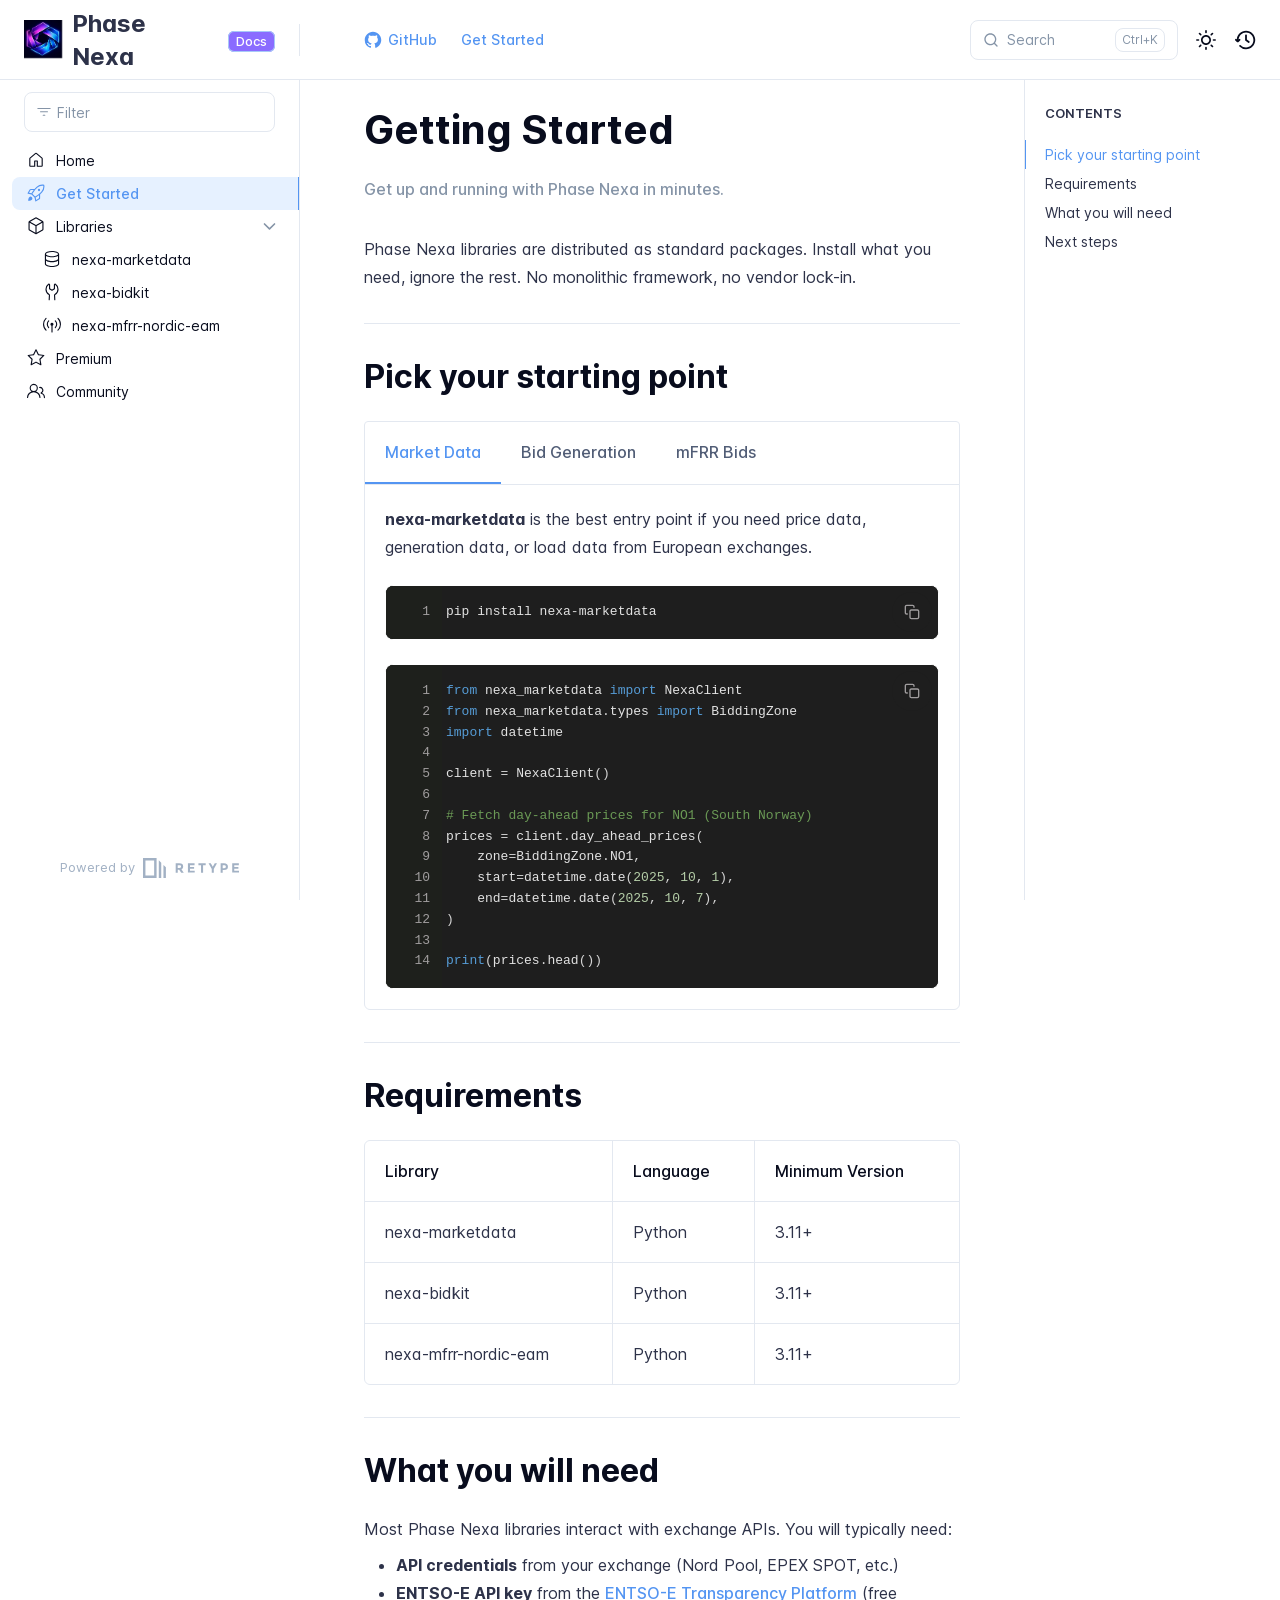
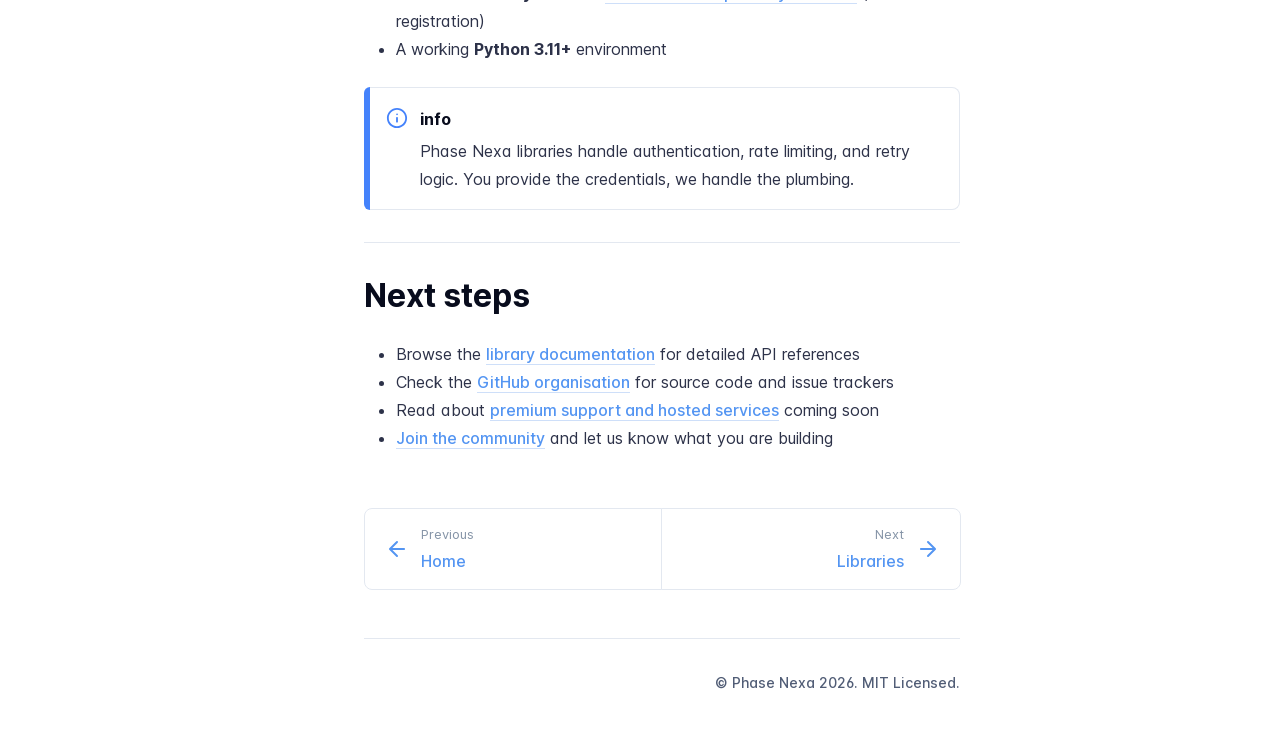
<file: getting-started/index.html>
<!DOCTYPE html>
<html lang="en" class="h-full">
<head>
    <meta charset="UTF-8">
    <meta name="viewport" content="width=device-width,initial-scale=1">
    <meta name="color-scheme" content="light dark">
    <meta name="turbo-cache-control" content="no-cache" data-turbo-track="reload" data-track-token="4.4.0.827654853524">

    <!-- See retype.com -->
    <meta name="generator" content="Retype 4.4.0">

    <!-- Primary Meta Tags -->
    <title>Getting Started</title>
    <meta name="title" content="Getting Started">
    <meta name="description" content="Get up and running with Phase Nexa in minutes.">

    <!-- Canonical -->
    <link rel="canonical" href="https://phasenexa.github.io/getting-started/">

    <!-- Open Graph -->
    <meta property="og:type" content="website">
    <meta property="og:url" content="https://phasenexa.github.io/getting-started/">
    <meta property="og:title" content="Getting Started">
    <meta property="og:description" content="Get up and running with Phase Nexa in minutes.">
    <meta property="og:site_name" content="Phase Nexa">
    <meta property="og:locale" content="en_US">

    <!-- Twitter -->
    <meta name="twitter:card" content="summary_large_image">
    <meta name="twitter:url" content="https://phasenexa.github.io/getting-started/">
    <meta name="twitter:title" content="Getting Started">
    <meta name="twitter:description" content="Get up and running with Phase Nexa in minutes.">

    <script data-cfasync="false">(function(){var cl=document.documentElement.classList,ls=localStorage.getItem("retype_scheme"),hd=cl.contains("dark"),hl=cl.contains("light"),wm=window.matchMedia&&window.matchMedia("(prefers-color-scheme: dark)").matches;if(ls==="dark"||(!ls&&wm&&!hd&&!hl)){cl.remove("light");cl.add("dark")}else if(ls==="light"||(!ls&&!wm&&!hd&&!hl)){cl.remove("dark");cl.add("light")}})();</script>

    <link href="../resources/css/retype.css?v=4.4.0.827654853524" rel="stylesheet">

    <script data-cfasync="false" src="../resources/js/config.js?v=4.4.0.827654853524" data-turbo-eval="false" defer></script>
    <script data-cfasync="false" src="../resources/js/retype.js?v=4.4.0" data-turbo-eval="false" defer></script>
    <script id="lunr-js" data-cfasync="false" src="../resources/js/lunr.js?v=4.4.0.827654853524" data-turbo-eval="false" defer></script>
    <script id="prism-js" data-cfasync="false" src="../resources/js/prism.js?v=4.4.0.827654853524" defer></script>

    <link rel="stylesheet" href="/static/css/custom.css">
    <link rel="preconnect" href="https://fonts.googleapis.com">
    <link rel="preconnect" href="https://fonts.gstatic.com" crossorigin>
    <link href="https://fonts.googleapis.com/css2?family=Inter:wght@400;500;600;700&family=JetBrains+Mono:wght@400;500&display=swap" rel="stylesheet">

</head>
<body>
    <div id="retype-app" class="relative text-base antialiased text-base-text bg-base-bg font-body">
    <div class="absolute bottom-0 left-0" style="top: 5rem; right: 50%"></div>

    <header id="retype-header" class="sticky top-0 z-30 flex w-full h-16 bg-header-bg border-b border-header-border md:h-20">
        <div class="container relative flex items-center justify-between pr-6 grow md:justify-start">
            <!-- Mobile menu button skeleton -->
            <button v-cloak class="skeleton retype-mobile-menu-button flex items-center justify-center shrink-0 overflow-hidden dark:text-white focus:outline-hidden rounded-full w-10 h-10 ml-3.5 md:hidden"><svg xmlns="http://www.w3.org/2000/svg" class="mb-px shrink-0" width="24" height="24" viewBox="0 0 24 24" role="presentation" style="margin-bottom: 0px;"><g fill="currentColor"><path d="M2 4h20v2H2zM2 11h20v2H2zM2 18h20v2H2z"></path></g></svg></button>
            <div v-cloak id="retype-sidebar-left-toggle-button"></div>
    
            <!-- Logo -->
            <div class="flex items-center justify-between h-full py-2 md:w-75">
                <div class="flex items-center px-2 md:px-6">
                    <a id="retype-branding-logo" href="https://phasenexa.github.io/" class="flex items-center leading-snug text-2xl">
                        <span class="w-10 mr-2 grow-0 shrink-0 overflow-hidden">
                            <img class="max-h-10 dark:hidden md:inline-block" src="../static/images/logo.png" alt="" height="36">
                            <img class="max-h-10 hidden dark:inline-block" src="../static/images/logo.png" alt="" height="36">
                        </span>
                        <span class="dark:text-white font-bold line-clamp-1 md:line-clamp-2">Phase Nexa</span>
                    </a><span id="retype-branding-label" class="inline-flex mt-1 px-2 py-1 ml-4 text-xs font-medium leading-none items-center rounded-md bg-branding-label-bg text-branding-label-text ring-1 ring-branding-label-border ring-inset md:inline-block">Docs</span>
                </div>
    
                <span class="hidden h-8 border-r md:inline-block border-base-border"></span>
            </div>
    
            <div class="flex justify-between md:grow">
                <!-- Top Nav -->
                <nav id="retype-header-nav" class="hidden md:flex">
                    <ul class="flex flex-col mb-4 md:pl-16 md:mb-0 md:flex-row md:items-center">
                        <li class="mr-6">
                            <a class="py-2 md:mb-0 inline-flex items-center text-sm whitespace-nowrap transition-colors duration-200 ease-linear md:text-header-text font-header-text hover:text-header-text-hover" href="https://github.com/phasenexa">
                                <svg xmlns="http://www.w3.org/2000/svg" class="block shrink-0 mr-1.5" width="18" height="18" viewBox="0 0 24 24" fill="currentColor" aria-hidden="true" focusable="false">
                                    <path d="M10.303 16.652c-2.837-.344-4.835-2.385-4.835-5.028 0-1.074.387-2.235 1.031-3.008-.279-.709-.236-2.214.086-2.837.86-.107 2.02.344 2.708.967.816-.258 1.676-.386 2.728-.386 1.053 0 1.913.128 2.686.365.666-.602 1.848-1.053 2.708-.946.3.581.344 2.085.064 2.815.688.817 1.053 1.913 1.053 3.03 0 2.643-1.998 4.641-4.877 5.006.73.473 1.224 1.504 1.224 2.686v2.235c0 .644.537 1.01 1.182.752 3.889-1.483 6.94-5.372 6.94-10.185 0-6.081-4.942-11.044-11.022-11.044-6.081 0-10.98 4.963-10.98 11.044a10.84 10.84 0 0 0 7.112 10.206c.58.215 1.139-.172 1.139-.752v-1.719a2.768 2.768 0 0 1-1.032.215c-1.418 0-2.256-.773-2.857-2.213-.237-.58-.495-.924-.989-.988-.258-.022-.344-.129-.344-.258 0-.258.43-.451.86-.451.623 0 1.16.386 1.719 1.181.43.623.881.903 1.418.903.537 0 .881-.194 1.375-.688.365-.365.645-.687.903-.902Z"/>
                                </svg>
                                <span>GitHub</span>
                            </a>
                        </li>
                        <li class="mr-6">
                            <a class="py-2 md:mb-0 inline-flex items-center text-sm whitespace-nowrap transition-colors duration-200 ease-linear md:text-header-text font-header-text hover:text-header-text-hover" href="../getting-started/">Get Started</a>
                        </li>
    
                    </ul>
                </nav>
    
                <div v-cloak class="flex justify-end grow">
                    <div id="retype-mobile-search-button"></div>
                    <doc-search-desktop></doc-search-desktop>
    
                    <doc-theme-switch class="lg:ml-2"></doc-theme-switch>
                    <doc-history></doc-history>
                </div>
            </div>
        </div>
    </header>


    <div id="retype-container" class="container relative flex bg-white">
        <!-- Sidebar Skeleton -->
        <div v-cloak class="fixed flex flex-col shrink-0 duration-300 ease-in-out bg-sidebar-left-bg border-sidebar-left-border sidebar top-20 w-75 border-r h-screen md:sticky transition-transform skeleton">
        
            <div class="flex items-center h-16 px-6">
                <input id="retype-filter-input-mock" class="w-full h-10 pl-8 px-3 py-2 transition-colors duration-200 ease-linear bg-filter-bg border border-filter-border rounded-lg shadow-none md:text-sm hover:border-filter-border-hover focus:outline-hidden focus:border-filter-border-focus placeholder-filter-placeholder" type="text">
            </div>
        
            <div class="pl-6 mt-1 mb-4">
                <div class="w-32 h-3 mb-4 bg-skeleton-bg rounded-full loading"></div>
                <div class="w-48 h-3 mb-4 bg-skeleton-bg rounded-full loading"></div>
                <div class="w-40 h-3 mb-4 bg-skeleton-bg rounded-full loading"></div>
                <div class="w-32 h-3 mb-4 bg-skeleton-bg rounded-full loading"></div>
                <div class="w-48 h-3 mb-4 bg-skeleton-bg rounded-full loading"></div>
                <div class="w-40 h-3 mb-4 bg-skeleton-bg rounded-full loading"></div>
            </div>
        
            <div class="shrink-0 mt-auto bg-transparent dark:border-base-border">
                <a class="flex items-center justify-center flex-nowrap h-16 text-gray-350 dark:text-dark-400 hover:text-gray-600 dark:hover:text-dark-300 transition-colors duration-150 ease-in docs-powered-by" target="_blank" href="https://retype.com/" rel="noopener">
                    <span class="text-xs whitespace-nowrap">Powered by</span>
                    <svg xmlns="http://www.w3.org/2000/svg" class="ml-2" fill="currentColor" width="96" height="20" overflow="visible"><path d="M0 0v20h13.59V0H0zm11.15 17.54H2.44V2.46h8.71v15.08zM15.8 20h2.44V4.67L15.8 2.22zM20.45 6.89V20h2.44V9.34z"/><g><path d="M40.16 8.44c0 1.49-.59 2.45-1.75 2.88l2.34 3.32h-2.53l-2.04-2.96h-1.43v2.96h-2.06V5.36h3.5c1.43 0 2.46.24 3.07.73s.9 1.27.9 2.35zm-2.48 1.1c.26-.23.38-.59.38-1.09 0-.5-.13-.84-.4-1.03s-.73-.28-1.39-.28h-1.54v2.75h1.5c.72 0 1.2-.12 1.45-.35zM51.56 5.36V7.2h-4.59v1.91h4.13v1.76h-4.13v1.92h4.74v1.83h-6.79V5.36h6.64zM60.09 7.15v7.48h-2.06V7.15h-2.61V5.36h7.28v1.79h-2.61zM70.81 14.64h-2.06v-3.66l-3.19-5.61h2.23l1.99 3.45 1.99-3.45H74l-3.19 5.61v3.66zM83.99 6.19c.65.55.97 1.4.97 2.55s-.33 1.98-1 2.51-1.68.8-3.04.8h-1.23v2.59h-2.06V5.36h3.26c1.42 0 2.45.28 3.1.83zm-1.51 3.65c.25-.28.37-.69.37-1.22s-.16-.92-.48-1.14c-.32-.23-.82-.34-1.5-.34H79.7v3.12h1.38c.68 0 1.15-.14 1.4-.42zM95.85 5.36V7.2h-4.59v1.91h4.13v1.76h-4.13v1.92H96v1.83h-6.79V5.36h6.64z"/></g></svg>
                </a>
            </div>
        </div>
        
        <!-- Sidebar component -->
        <doc-sidebar v-cloak>
            <template #sidebar-footer>
                <div class="shrink-0 mt-auto border-t md:bg-transparent md:border-none dark:border-base-border">
        
                    <div class="py-3 px-6 md:hidden border-b dark:border-base-border">
                        <nav>
                            <ul class="flex flex-wrap justify-center items-center">
                                <li class="mr-6">
                                    <a class="block py-1 inline-flex items-center text-sm whitespace-nowrap transition-colors duration-200 ease-linear md:text-header-text font-header-text hover:text-header-text-hover" href="https://github.com/phasenexa">
                                        <svg xmlns="http://www.w3.org/2000/svg" class="block shrink-0 mr-1.5" width="18" height="18" viewBox="0 0 24 24" fill="currentColor" aria-hidden="true" focusable="false">
                                            <path d="M10.303 16.652c-2.837-.344-4.835-2.385-4.835-5.028 0-1.074.387-2.235 1.031-3.008-.279-.709-.236-2.214.086-2.837.86-.107 2.02.344 2.708.967.816-.258 1.676-.386 2.728-.386 1.053 0 1.913.128 2.686.365.666-.602 1.848-1.053 2.708-.946.3.581.344 2.085.064 2.815.688.817 1.053 1.913 1.053 3.03 0 2.643-1.998 4.641-4.877 5.006.73.473 1.224 1.504 1.224 2.686v2.235c0 .644.537 1.01 1.182.752 3.889-1.483 6.94-5.372 6.94-10.185 0-6.081-4.942-11.044-11.022-11.044-6.081 0-10.98 4.963-10.98 11.044a10.84 10.84 0 0 0 7.112 10.206c.58.215 1.139-.172 1.139-.752v-1.719a2.768 2.768 0 0 1-1.032.215c-1.418 0-2.256-.773-2.857-2.213-.237-.58-.495-.924-.989-.988-.258-.022-.344-.129-.344-.258 0-.258.43-.451.86-.451.623 0 1.16.386 1.719 1.181.43.623.881.903 1.418.903.537 0 .881-.194 1.375-.688.365-.365.645-.687.903-.902Z"/>
                                        </svg>
                                        <span>GitHub</span>
                                    </a>
                                </li>
                                <li class="mr-6">
                                    <a class="block py-1 inline-flex items-center text-sm whitespace-nowrap transition-colors duration-200 ease-linear md:text-header-text font-header-text hover:text-header-text-hover" href="../getting-started/">Get Started</a>
                                </li>
        
                            </ul>
                        </nav>
                    </div>
        
                    <a class="flex items-center justify-center flex-nowrap h-16 text-gray-350 dark:text-dark-400 hover:text-gray-600 dark:hover:text-dark-300 transition-colors duration-150 ease-in docs-powered-by" target="_blank" href="https://retype.com/" rel="noopener">
                        <span class="text-xs whitespace-nowrap">Powered by</span>
                        <svg xmlns="http://www.w3.org/2000/svg" class="ml-2" fill="currentColor" width="96" height="20" overflow="visible"><path d="M0 0v20h13.59V0H0zm11.15 17.54H2.44V2.46h8.71v15.08zM15.8 20h2.44V4.67L15.8 2.22zM20.45 6.89V20h2.44V9.34z"/><g><path d="M40.16 8.44c0 1.49-.59 2.45-1.75 2.88l2.34 3.32h-2.53l-2.04-2.96h-1.43v2.96h-2.06V5.36h3.5c1.43 0 2.46.24 3.07.73s.9 1.27.9 2.35zm-2.48 1.1c.26-.23.38-.59.38-1.09 0-.5-.13-.84-.4-1.03s-.73-.28-1.39-.28h-1.54v2.75h1.5c.72 0 1.2-.12 1.45-.35zM51.56 5.36V7.2h-4.59v1.91h4.13v1.76h-4.13v1.92h4.74v1.83h-6.79V5.36h6.64zM60.09 7.15v7.48h-2.06V7.15h-2.61V5.36h7.28v1.79h-2.61zM70.81 14.64h-2.06v-3.66l-3.19-5.61h2.23l1.99 3.45 1.99-3.45H74l-3.19 5.61v3.66zM83.99 6.19c.65.55.97 1.4.97 2.55s-.33 1.98-1 2.51-1.68.8-3.04.8h-1.23v2.59h-2.06V5.36h3.26c1.42 0 2.45.28 3.1.83zm-1.51 3.65c.25-.28.37-.69.37-1.22s-.16-.92-.48-1.14c-.32-.23-.82-.34-1.5-.34H79.7v3.12h1.38c.68 0 1.15-.14 1.4-.42zM95.85 5.36V7.2h-4.59v1.91h4.13v1.76h-4.13v1.92H96v1.83h-6.79V5.36h6.64z"/></g></svg>
                    </a>
                </div>
            </template>
        </doc-sidebar>

        <div class="grow min-w-0 bg-body-bg">
            <!-- Render "toolbar" template here on api pages --><!-- Render page content -->
<div class="flex">
    <div id="retype-main" class="min-w-0 p-4 grow md:px-16">
        <main class="relative pb-12 lg:pt-2">
            <div class="retype-markdown" id="retype-content">
                <!-- Rendered if sidebar right is enabled -->
                <div id="retype-sidebar-right-toggle"></div>
                <!-- Page content  -->
<h1 id="getting-started">Getting Started</h1>
<div id="retype-page-description" class="description-display text-description font-description leading-description mb-description-margin-bottom mt-description-margin-top tracking-description text-transform-description">Get up and running with Phase Nexa in minutes.</div>
<p>Phase Nexa libraries are distributed as standard packages. Install what you need, ignore the rest. No monolithic framework, no vendor lock-in.</p>
<hr>
<h2 id="pick-your-starting-point">Pick your starting point</h2>
<doc-tabs>
<doc-tab v-cloak id="market-data">
<template #title>Market Data</template>
<p><strong>nexa-marketdata</strong> is the best entry point if you need price data, generation data, or load data from European exchanges.</p>
<div class="codeblock-wrapper"><doc-codeblock line-numbers>
<pre translate="no" class="language-python"><code v-pre class="language-python">pip install nexa-marketdata</code></pre>
</doc-codeblock></div>
<div class="codeblock-wrapper"><doc-codeblock line-numbers>
<pre translate="no" class="language-python"><code v-pre class="language-python">from nexa_marketdata import NexaClient
from nexa_marketdata.types import BiddingZone
import datetime

client = NexaClient()

# Fetch day-ahead prices for NO1 (South Norway)
prices = client.day_ahead_prices(
    zone=BiddingZone.NO1,
    start=datetime.date(2025, 10, 1),
    end=datetime.date(2025, 10, 7),
)

print(prices.head())</code></pre>
</doc-codeblock></div>
</doc-tab>
<doc-tab v-cloak id="bid-generation">
<template #title>Bid Generation</template>
<p><strong>nexa-bidkit</strong> is the starting point if you need to build and submit auction bids.</p>
<div class="codeblock-wrapper"><doc-codeblock line-numbers>
<pre translate="no" class="language-python"><code v-pre class="language-python">pip install nexa-bidkit</code></pre>
</doc-codeblock></div>
<div class="codeblock-wrapper"><doc-codeblock line-numbers>
<pre translate="no" class="language-python"><code v-pre class="language-python">from decimal import Decimal
from datetime import datetime
from zoneinfo import ZoneInfo
from nexa_bidkit import (
    BiddingZone, Direction, DeliveryPeriod, MTUDuration,
    block_bid, indivisible_block_bid,
    create_order_book, add_bids,
)
from nexa_bidkit.nordpool import order_book_to_nord_pool

delivery = DeliveryPeriod(
    start=datetime(2026, 4, 1, 8, 0, tzinfo=ZoneInfo(&quot;Europe/Oslo&quot;)),
    end=datetime(2026, 4, 1, 20, 0, tzinfo=ZoneInfo(&quot;Europe/Oslo&quot;)),
    duration=MTUDuration.QUARTER_HOURLY,
)

# Build bids
wind_block = block_bid(
    bidding_zone=BiddingZone.NO1,
    direction=Direction.SELL,
    delivery_period=delivery,
    price=Decimal(&quot;45.50&quot;),
    volume=Decimal(&quot;25&quot;),
)

# Assemble and serialise for Nord Pool
book = create_order_book()
book = add_bids(book, [wind_block])

submission = order_book_to_nord_pool(
    book,
    auction_id=&quot;DA-2026-04-01&quot;,
    portfolio=&quot;my-portfolio&quot;,
    contract_id_resolver=lambda mtu, zone: f&quot;{zone.value}-{mtu.start.hour}&quot;,
)</code></pre>
</doc-codeblock></div>
</doc-tab>
<doc-tab v-cloak id="mfrr-bids">
<template #title>mFRR Bids</template>
<p><strong>nexa-mfrr-nordic-eam</strong> is the starting point for BSPs building Nordic mFRR energy activation market bid workflows.</p>
<div class="codeblock-wrapper"><doc-codeblock line-numbers>
<pre translate="no" class="language-python"><code v-pre class="language-python">pip install nexa-mfrr-nordic-eam</code></pre>
</doc-codeblock></div>
<div class="codeblock-wrapper"><doc-codeblock line-numbers>
<pre translate="no" class="language-python"><code v-pre class="language-python">from nexa_mfrr_eam import (
    Bid, BidDocument, Direction, MarketProductType,
    BiddingZone, TSO, MARIMode,
)

# Create a simple divisible up-regulation bid
bid = (
    Bid.up(volume_mw=50, price_eur=85.50)
    .divisible(min_volume_mw=10)
    .for_mtu(&quot;2026-03-21T10:00Z&quot;)
    .resource(&quot;NOKG90901&quot;, coding_scheme=&quot;NNO&quot;)
    .product_type(MarketProductType.SCHEDULED_AND_DIRECT)
    .build()
)

# Wrap in a document targeting Statnett
doc = (
    BidDocument(tso=TSO.STATNETT)
    .sender(party_id=&quot;9999909919920&quot;, coding_scheme=&quot;A10&quot;)
    .add_bid(bid)
    .build()
)

# Validate, then serialise to CIM XML
errors = doc.validate(mari_mode=MARIMode.PRE_MARI)
if not errors:
    xml_bytes = doc.to_xml()
    # Send xml_bytes via your ECP/EDX endpoint</code></pre>
</doc-codeblock></div>
</doc-tab>
</doc-tabs>
<hr>
<h2 id="requirements">Requirements</h2>
<div class="table-wrapper scrollbar overflow-hidden">
<table class="comfortable">
<thead>
<tr>
<th>Library</th>
<th>Language</th>
<th>Minimum Version</th>
</tr>
</thead>
<tbody>
<tr>
<td>nexa-marketdata</td>
<td>Python</td>
<td>3.11+</td>
</tr>
<tr>
<td>nexa-bidkit</td>
<td>Python</td>
<td>3.11+</td>
</tr>
<tr>
<td>nexa-mfrr-nordic-eam</td>
<td>Python</td>
<td>3.11+</td>
</tr>
</tbody>
</table>
</div>
<hr>
<h2 id="what-you-will-need">What you will need</h2>
<p>Most Phase Nexa libraries interact with exchange APIs. You will typically need:</p>
<ul>
<li><strong>API credentials</strong> from your exchange (Nord Pool, EPEX SPOT, etc.)</li>
<li><strong>ENTSO-E API key</strong> from the <a href="https://transparency.entsoe.eu/">ENTSO-E Transparency Platform</a> (free registration)</li>
<li>A working <strong>Python 3.11+</strong> environment</li>
</ul>
<div class="flex mb-6">
    <div class="shrink-0 w-1.5 rounded-tl-lg rounded-bl-lg bg-callout-primary"></div>
    <div class="flex w-full py-4 border border-l-0 rounded-tr-lg rounded-br-lg doc-callout bg-callout-base-bg border-callout-base-border" role="alert">
        <div class="flex items-center ml-4 h-7">
            <svg xmlns="http://www.w3.org/2000/svg" class="block text-callout-primary" width="22" height="22" viewBox="0 0 24 24" role="presentation">
                <g fill="currentColor"><g>
                    <path d="M12 1C5.93 1 1 5.93 1 12s4.93 11 11 11 11-4.93 11-11S18.07 1 12 1zm0 20c-4.96 0-9-4.04-9-9s4.04-9 9-9 9 4.04 9 9-4.04 9-9 9z"></path>
                    <path d="M12 11c-.55 0-1 .45-1 1v4c0 .55.45 1 1 1s1-.45 1-1v-4c0-.55-.45-1-1-1zM12.01 7c-.56 0-1 .45-1 1s.45 1 1 1 1-.45 1-1-.45-1-1-1z"></path>
                    <path fill="none" d="M0 0h24v24H0z"></path>
                </g></g>
            </svg>
        </div>
        <div class="pr-5 ml-3 w-full">
            <h5>info</h5>
<p>Phase Nexa libraries handle authentication, rate limiting, and retry logic. You provide the credentials, we handle the plumbing.</p>
        </div>
    </div>
</div>
<hr>
<h2 id="next-steps">Next steps</h2>
<ul>
<li>Browse the <a href="../libraries/">library documentation</a> for detailed API references</li>
<li>Check the <a href="https://github.com/phasenexa">GitHub organisation</a> for source code and issue trackers</li>
<li>Read about <a href="../premium/">premium support and hosted services</a> coming soon</li>
<li><a href="../community/">Join the community</a> and let us know what you are building</li>
</ul>

                
                <!-- Required only on API pages -->
                <doc-toolbar-member-filter-no-results></doc-toolbar-member-filter-no-results>
            </div>
            <footer id="retype-content-footer" class="clear-both">
            
                <nav id="retype-nextprev" class="print:hidden flex mt-14">
                    <div class="w-1/2">
                        <a class="px-5 py-4 h-full flex items-center break-normal font-medium text-body-link border border-base-border hover:border-base-border-hover rounded-l-lg transition-colors duration-150 relative hover:z-5" href="../">
                            <svg xmlns="http://www.w3.org/2000/svg" class="mr-3" width="24" height="24" viewBox="0 0 24 24" fill="currentColor" overflow="visible"><path d="M19 11H7.41l5.29-5.29a.996.996 0 10-1.41-1.41l-7 7a1 1 0 000 1.42l7 7a1.024 1.024 0 001.42-.01.996.996 0 000-1.41L7.41 13H19c.55 0 1-.45 1-1s-.45-1-1-1z" /><path fill="none" d="M0 0h24v24H0z" /></svg>
                            <span>
                                <span class="block text-xs font-normal text-base-text-muted">Previous</span>
                                <span class="block mt-1">Home</span>
                            </span>
                        </a>
                    </div>
            
                    <div class="w-1/2">
                        <a class="px-5 py-4 -mx-px h-full flex items-center justify-end break-normal font-medium text-body-link border border-base-border hover:border-base-border-hover rounded-r-lg transition-colors duration-150 relative hover:z-5" href="../libraries/">
                            <span>
                                <span class="block text-xs font-normal text-right text-base-text-muted">Next</span>
                                <span class="block mt-1">Libraries</span>
                            </span>
                            <svg xmlns="http://www.w3.org/2000/svg" class="ml-3" width="24" height="24" viewBox="0 0 24 24" fill="currentColor" overflow="visible"><path d="M19.92 12.38a1 1 0 00-.22-1.09l-7-7a.996.996 0 10-1.41 1.41l5.3 5.3H5c-.55 0-1 .45-1 1s.45 1 1 1h11.59l-5.29 5.29a.996.996 0 000 1.41c.19.2.44.3.7.3s.51-.1.71-.29l7-7c.09-.09.16-.21.21-.33z" /><path fill="none" d="M0 0h24v24H0z" /></svg>
                        </a>
                    </div>
                </nav>
            </footer>
        </main>

        <div id="retype-page-footer" class="print:border-none border-t border-base-border pt-6 mb-8">
            <footer class="flex flex-wrap items-center justify-between print:justify-center">
                <div id="retype-footer-links" class="print:hidden">
                    <ul class="flex flex-wrap items-center text-sm">
                    </ul>
                </div>
                <div id="retype-copyright" class="print:justify-center py-2 text-footer-text font-footer-link text-sm leading-relaxed"><p>© Phase Nexa 2026. MIT Licensed.</p></div>
            </footer>
        </div>
    </div>

    <!-- Rendered if sidebar right is enabled -->
    <!-- Sidebar right skeleton-->
    <div v-cloak class="fixed top-0 bottom-0 right-0 translate-x-full bg-sidebar-right-bg border-sidebar-right-border lg:sticky lg:border-l lg:shrink-0 lg:pt-6 lg:translate-x-0 sm:w-1/2 lg:w-64 lg:z-0 md:w-104 sidebar-right skeleton">
        <div class="pl-5">
            <div class="w-32 h-3 mb-4 bg-skeleton-bg rounded-full loading"></div>
            <div class="w-48 h-3 mb-4 bg-skeleton-bg rounded-full loading"></div>
            <div class="w-40 h-3 mb-4 bg-skeleton-bg rounded-full loading"></div>
        </div>
    </div>

    <!-- User should be able to hide sidebar right -->
    <doc-sidebar-right v-cloak></doc-sidebar-right>
</div>

        </div>
    </div>

    <doc-search-mobile></doc-search-mobile>
    <doc-back-to-top></doc-back-to-top>
</div>


    <div id="retype-overlay-target"></div>

    <script data-cfasync="false">window.__DOCS__ = { "title": "Get Started", level: 1, icon: "file", hasPrism: true, hasMermaid: false, hasMath: false, tocDepth: 23 }</script>
</body>
</html>
</file>
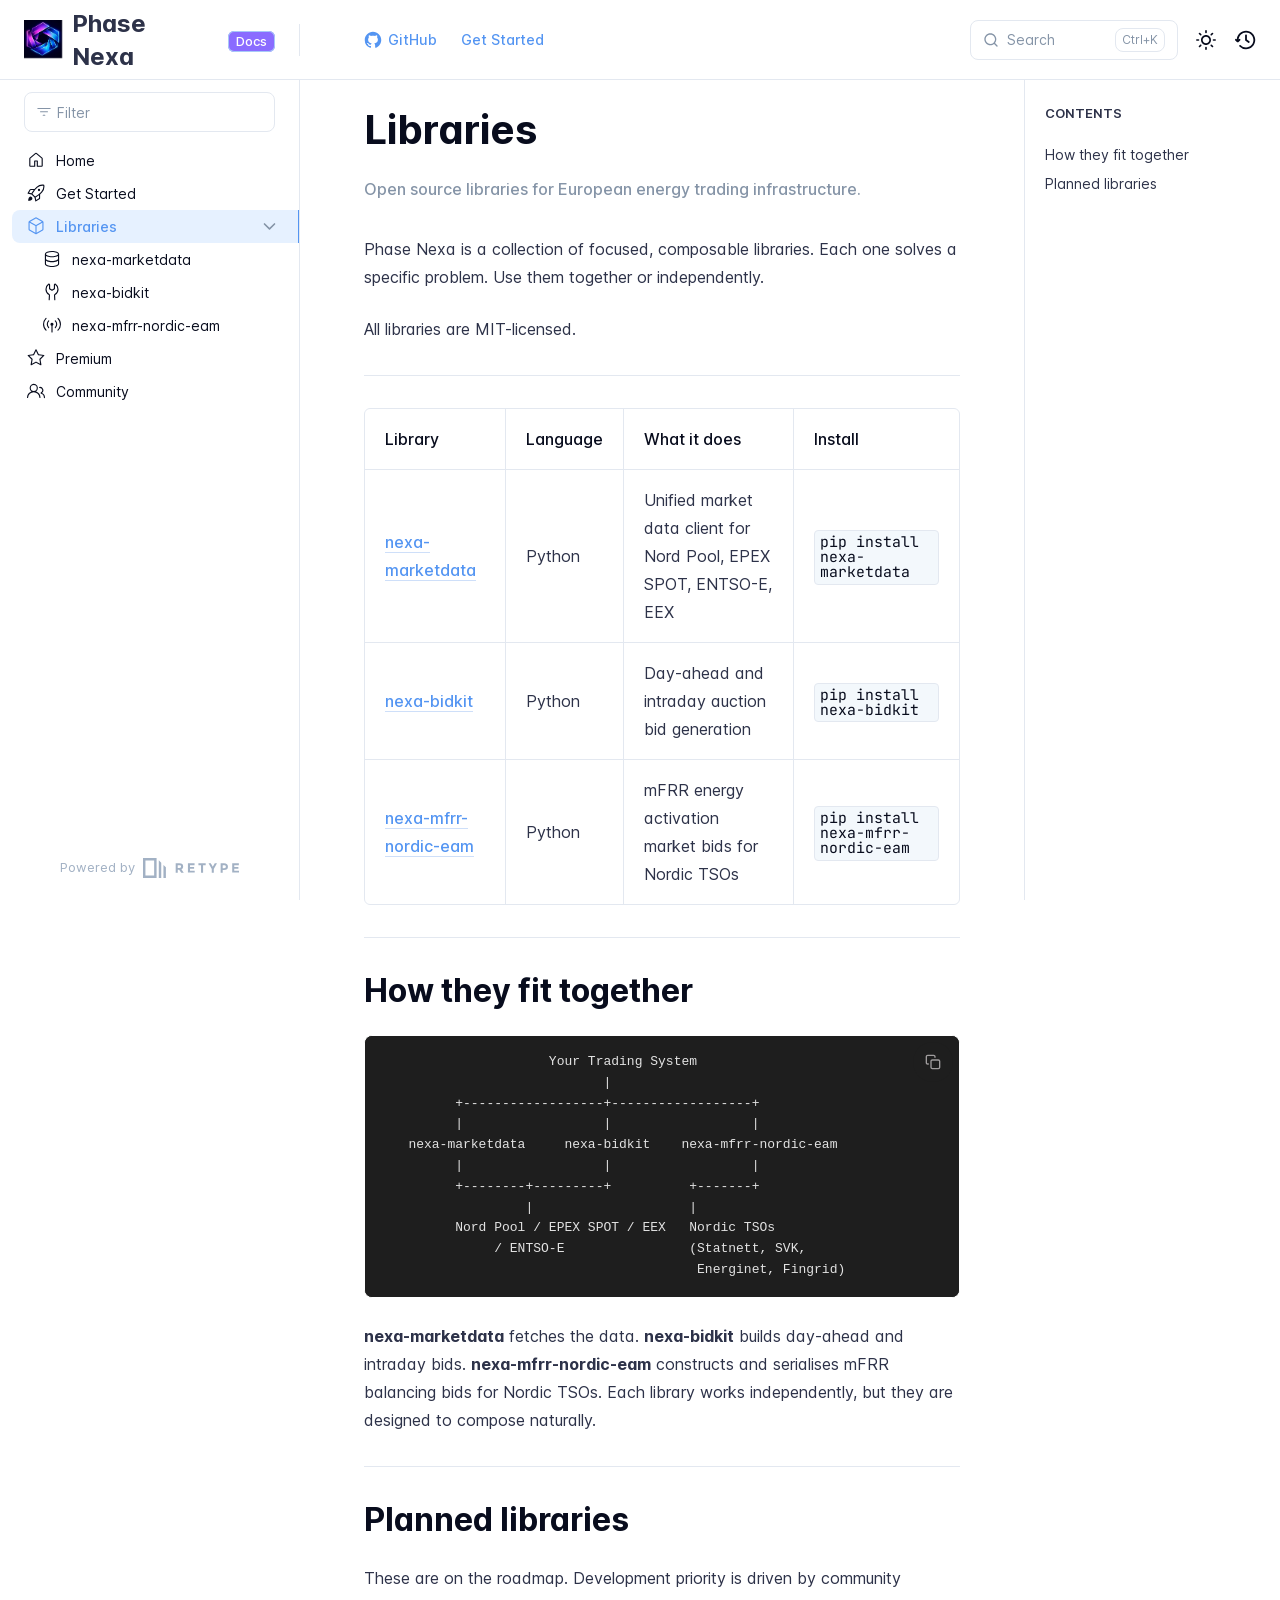
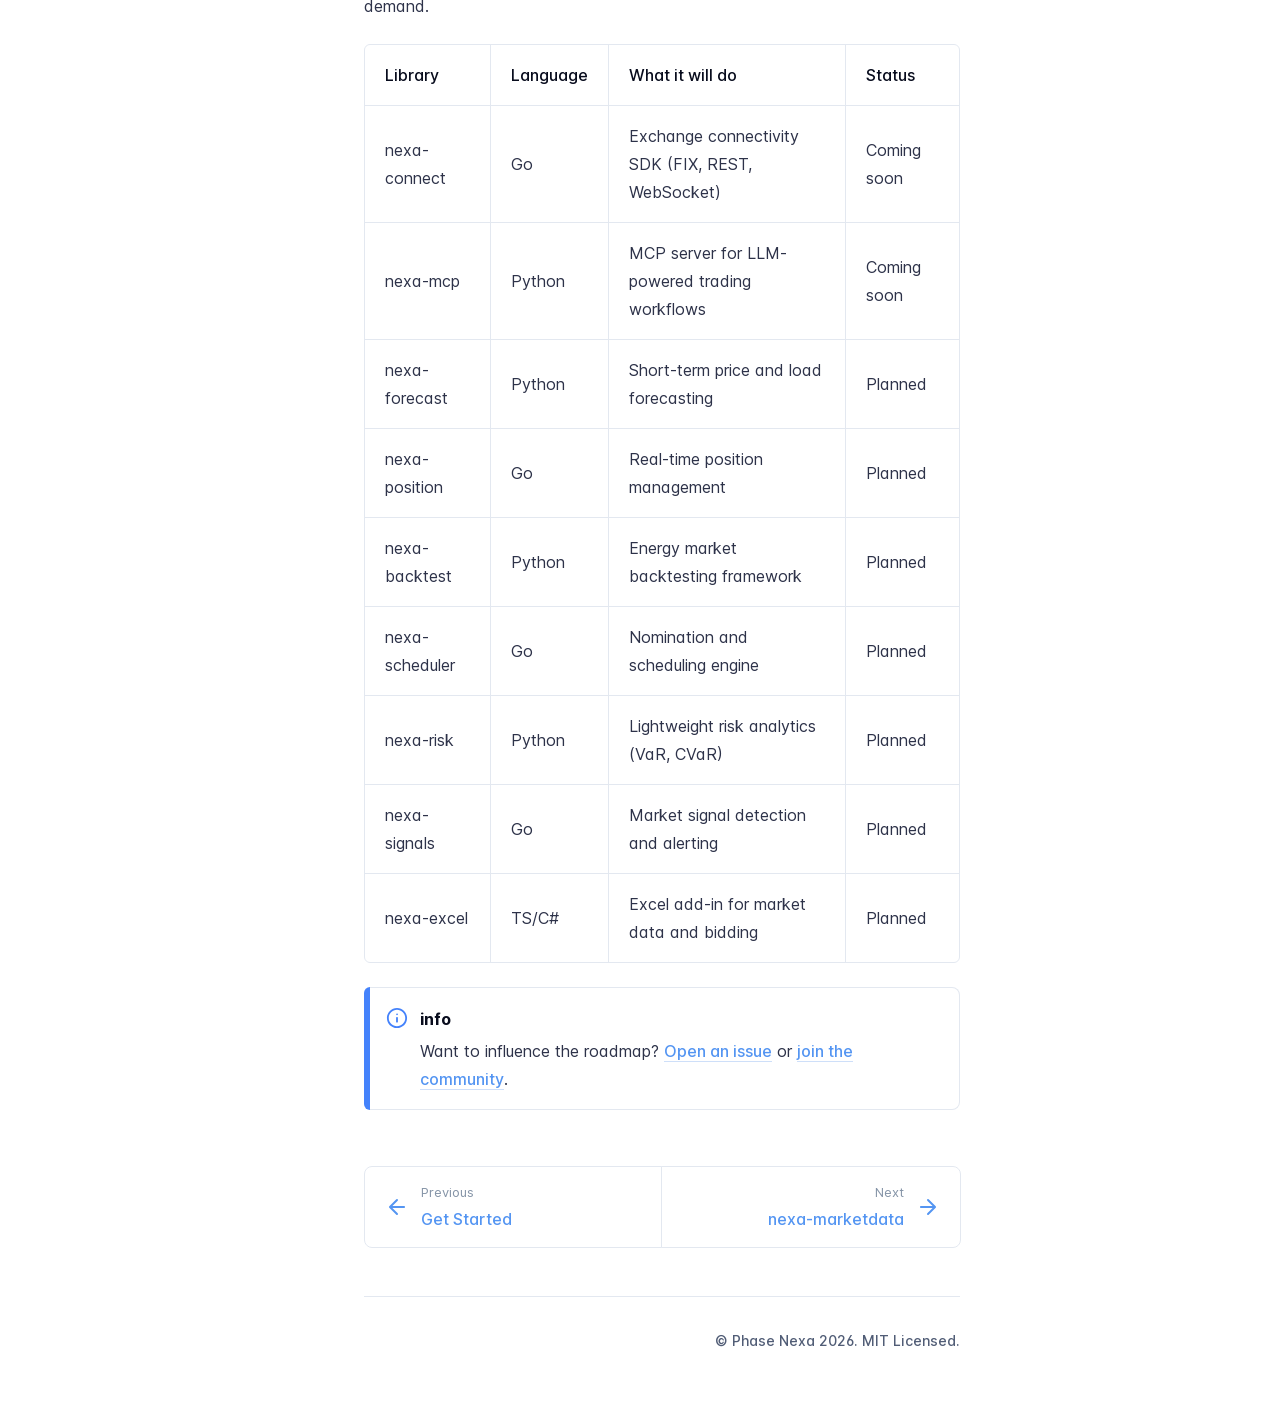
<file: libraries/index.html>
<!DOCTYPE html>
<html lang="en" class="h-full">
<head>
    <meta charset="UTF-8">
    <meta name="viewport" content="width=device-width,initial-scale=1">
    <meta name="color-scheme" content="light dark">
    <meta name="turbo-cache-control" content="no-cache" data-turbo-track="reload" data-track-token="4.4.0.827654853524">

    <!-- See retype.com -->
    <meta name="generator" content="Retype 4.4.0">

    <!-- Primary Meta Tags -->
    <title>Libraries</title>
    <meta name="title" content="Libraries">
    <meta name="description" content="Open source libraries for European energy trading infrastructure.">

    <!-- Canonical -->
    <link rel="canonical" href="https://phasenexa.github.io/libraries/">

    <!-- Open Graph -->
    <meta property="og:type" content="website">
    <meta property="og:url" content="https://phasenexa.github.io/libraries/">
    <meta property="og:title" content="Libraries">
    <meta property="og:description" content="Open source libraries for European energy trading infrastructure.">
    <meta property="og:site_name" content="Phase Nexa">
    <meta property="og:locale" content="en_US">

    <!-- Twitter -->
    <meta name="twitter:card" content="summary_large_image">
    <meta name="twitter:url" content="https://phasenexa.github.io/libraries/">
    <meta name="twitter:title" content="Libraries">
    <meta name="twitter:description" content="Open source libraries for European energy trading infrastructure.">

    <script data-cfasync="false">(function(){var cl=document.documentElement.classList,ls=localStorage.getItem("retype_scheme"),hd=cl.contains("dark"),hl=cl.contains("light"),wm=window.matchMedia&&window.matchMedia("(prefers-color-scheme: dark)").matches;if(ls==="dark"||(!ls&&wm&&!hd&&!hl)){cl.remove("light");cl.add("dark")}else if(ls==="light"||(!ls&&!wm&&!hd&&!hl)){cl.remove("dark");cl.add("light")}})();</script>

    <link href="../resources/css/retype.css?v=4.4.0.827654853524" rel="stylesheet">

    <script data-cfasync="false" src="../resources/js/config.js?v=4.4.0.827654853524" data-turbo-eval="false" defer></script>
    <script data-cfasync="false" src="../resources/js/retype.js?v=4.4.0" data-turbo-eval="false" defer></script>
    <script id="lunr-js" data-cfasync="false" src="../resources/js/lunr.js?v=4.4.0.827654853524" data-turbo-eval="false" defer></script>

    <link rel="stylesheet" href="/static/css/custom.css">
    <link rel="preconnect" href="https://fonts.googleapis.com">
    <link rel="preconnect" href="https://fonts.gstatic.com" crossorigin>
    <link href="https://fonts.googleapis.com/css2?family=Inter:wght@400;500;600;700&family=JetBrains+Mono:wght@400;500&display=swap" rel="stylesheet">

</head>
<body>
    <div id="retype-app" class="relative text-base antialiased text-base-text bg-base-bg font-body">
    <div class="absolute bottom-0 left-0" style="top: 5rem; right: 50%"></div>

    <header id="retype-header" class="sticky top-0 z-30 flex w-full h-16 bg-header-bg border-b border-header-border md:h-20">
        <div class="container relative flex items-center justify-between pr-6 grow md:justify-start">
            <!-- Mobile menu button skeleton -->
            <button v-cloak class="skeleton retype-mobile-menu-button flex items-center justify-center shrink-0 overflow-hidden dark:text-white focus:outline-hidden rounded-full w-10 h-10 ml-3.5 md:hidden"><svg xmlns="http://www.w3.org/2000/svg" class="mb-px shrink-0" width="24" height="24" viewBox="0 0 24 24" role="presentation" style="margin-bottom: 0px;"><g fill="currentColor"><path d="M2 4h20v2H2zM2 11h20v2H2zM2 18h20v2H2z"></path></g></svg></button>
            <div v-cloak id="retype-sidebar-left-toggle-button"></div>
    
            <!-- Logo -->
            <div class="flex items-center justify-between h-full py-2 md:w-75">
                <div class="flex items-center px-2 md:px-6">
                    <a id="retype-branding-logo" href="https://phasenexa.github.io/" class="flex items-center leading-snug text-2xl">
                        <span class="w-10 mr-2 grow-0 shrink-0 overflow-hidden">
                            <img class="max-h-10 dark:hidden md:inline-block" src="../static/images/logo.png" alt="" height="36">
                            <img class="max-h-10 hidden dark:inline-block" src="../static/images/logo.png" alt="" height="36">
                        </span>
                        <span class="dark:text-white font-bold line-clamp-1 md:line-clamp-2">Phase Nexa</span>
                    </a><span id="retype-branding-label" class="inline-flex mt-1 px-2 py-1 ml-4 text-xs font-medium leading-none items-center rounded-md bg-branding-label-bg text-branding-label-text ring-1 ring-branding-label-border ring-inset md:inline-block">Docs</span>
                </div>
    
                <span class="hidden h-8 border-r md:inline-block border-base-border"></span>
            </div>
    
            <div class="flex justify-between md:grow">
                <!-- Top Nav -->
                <nav id="retype-header-nav" class="hidden md:flex">
                    <ul class="flex flex-col mb-4 md:pl-16 md:mb-0 md:flex-row md:items-center">
                        <li class="mr-6">
                            <a class="py-2 md:mb-0 inline-flex items-center text-sm whitespace-nowrap transition-colors duration-200 ease-linear md:text-header-text font-header-text hover:text-header-text-hover" href="https://github.com/phasenexa">
                                <svg xmlns="http://www.w3.org/2000/svg" class="block shrink-0 mr-1.5" width="18" height="18" viewBox="0 0 24 24" fill="currentColor" aria-hidden="true" focusable="false">
                                    <path d="M10.303 16.652c-2.837-.344-4.835-2.385-4.835-5.028 0-1.074.387-2.235 1.031-3.008-.279-.709-.236-2.214.086-2.837.86-.107 2.02.344 2.708.967.816-.258 1.676-.386 2.728-.386 1.053 0 1.913.128 2.686.365.666-.602 1.848-1.053 2.708-.946.3.581.344 2.085.064 2.815.688.817 1.053 1.913 1.053 3.03 0 2.643-1.998 4.641-4.877 5.006.73.473 1.224 1.504 1.224 2.686v2.235c0 .644.537 1.01 1.182.752 3.889-1.483 6.94-5.372 6.94-10.185 0-6.081-4.942-11.044-11.022-11.044-6.081 0-10.98 4.963-10.98 11.044a10.84 10.84 0 0 0 7.112 10.206c.58.215 1.139-.172 1.139-.752v-1.719a2.768 2.768 0 0 1-1.032.215c-1.418 0-2.256-.773-2.857-2.213-.237-.58-.495-.924-.989-.988-.258-.022-.344-.129-.344-.258 0-.258.43-.451.86-.451.623 0 1.16.386 1.719 1.181.43.623.881.903 1.418.903.537 0 .881-.194 1.375-.688.365-.365.645-.687.903-.902Z"/>
                                </svg>
                                <span>GitHub</span>
                            </a>
                        </li>
                        <li class="mr-6">
                            <a class="py-2 md:mb-0 inline-flex items-center text-sm whitespace-nowrap transition-colors duration-200 ease-linear md:text-header-text font-header-text hover:text-header-text-hover" href="../getting-started/">Get Started</a>
                        </li>
    
                    </ul>
                </nav>
    
                <div v-cloak class="flex justify-end grow">
                    <div id="retype-mobile-search-button"></div>
                    <doc-search-desktop></doc-search-desktop>
    
                    <doc-theme-switch class="lg:ml-2"></doc-theme-switch>
                    <doc-history></doc-history>
                </div>
            </div>
        </div>
    </header>


    <div id="retype-container" class="container relative flex bg-white">
        <!-- Sidebar Skeleton -->
        <div v-cloak class="fixed flex flex-col shrink-0 duration-300 ease-in-out bg-sidebar-left-bg border-sidebar-left-border sidebar top-20 w-75 border-r h-screen md:sticky transition-transform skeleton">
        
            <div class="flex items-center h-16 px-6">
                <input id="retype-filter-input-mock" class="w-full h-10 pl-8 px-3 py-2 transition-colors duration-200 ease-linear bg-filter-bg border border-filter-border rounded-lg shadow-none md:text-sm hover:border-filter-border-hover focus:outline-hidden focus:border-filter-border-focus placeholder-filter-placeholder" type="text">
            </div>
        
            <div class="pl-6 mt-1 mb-4">
                <div class="w-32 h-3 mb-4 bg-skeleton-bg rounded-full loading"></div>
                <div class="w-48 h-3 mb-4 bg-skeleton-bg rounded-full loading"></div>
                <div class="w-40 h-3 mb-4 bg-skeleton-bg rounded-full loading"></div>
                <div class="w-32 h-3 mb-4 bg-skeleton-bg rounded-full loading"></div>
                <div class="w-48 h-3 mb-4 bg-skeleton-bg rounded-full loading"></div>
                <div class="w-40 h-3 mb-4 bg-skeleton-bg rounded-full loading"></div>
            </div>
        
            <div class="shrink-0 mt-auto bg-transparent dark:border-base-border">
                <a class="flex items-center justify-center flex-nowrap h-16 text-gray-350 dark:text-dark-400 hover:text-gray-600 dark:hover:text-dark-300 transition-colors duration-150 ease-in docs-powered-by" target="_blank" href="https://retype.com/" rel="noopener">
                    <span class="text-xs whitespace-nowrap">Powered by</span>
                    <svg xmlns="http://www.w3.org/2000/svg" class="ml-2" fill="currentColor" width="96" height="20" overflow="visible"><path d="M0 0v20h13.59V0H0zm11.15 17.54H2.44V2.46h8.71v15.08zM15.8 20h2.44V4.67L15.8 2.22zM20.45 6.89V20h2.44V9.34z"/><g><path d="M40.16 8.44c0 1.49-.59 2.45-1.75 2.88l2.34 3.32h-2.53l-2.04-2.96h-1.43v2.96h-2.06V5.36h3.5c1.43 0 2.46.24 3.07.73s.9 1.27.9 2.35zm-2.48 1.1c.26-.23.38-.59.38-1.09 0-.5-.13-.84-.4-1.03s-.73-.28-1.39-.28h-1.54v2.75h1.5c.72 0 1.2-.12 1.45-.35zM51.56 5.36V7.2h-4.59v1.91h4.13v1.76h-4.13v1.92h4.74v1.83h-6.79V5.36h6.64zM60.09 7.15v7.48h-2.06V7.15h-2.61V5.36h7.28v1.79h-2.61zM70.81 14.64h-2.06v-3.66l-3.19-5.61h2.23l1.99 3.45 1.99-3.45H74l-3.19 5.61v3.66zM83.99 6.19c.65.55.97 1.4.97 2.55s-.33 1.98-1 2.51-1.68.8-3.04.8h-1.23v2.59h-2.06V5.36h3.26c1.42 0 2.45.28 3.1.83zm-1.51 3.65c.25-.28.37-.69.37-1.22s-.16-.92-.48-1.14c-.32-.23-.82-.34-1.5-.34H79.7v3.12h1.38c.68 0 1.15-.14 1.4-.42zM95.85 5.36V7.2h-4.59v1.91h4.13v1.76h-4.13v1.92H96v1.83h-6.79V5.36h6.64z"/></g></svg>
                </a>
            </div>
        </div>
        
        <!-- Sidebar component -->
        <doc-sidebar v-cloak>
            <template #sidebar-footer>
                <div class="shrink-0 mt-auto border-t md:bg-transparent md:border-none dark:border-base-border">
        
                    <div class="py-3 px-6 md:hidden border-b dark:border-base-border">
                        <nav>
                            <ul class="flex flex-wrap justify-center items-center">
                                <li class="mr-6">
                                    <a class="block py-1 inline-flex items-center text-sm whitespace-nowrap transition-colors duration-200 ease-linear md:text-header-text font-header-text hover:text-header-text-hover" href="https://github.com/phasenexa">
                                        <svg xmlns="http://www.w3.org/2000/svg" class="block shrink-0 mr-1.5" width="18" height="18" viewBox="0 0 24 24" fill="currentColor" aria-hidden="true" focusable="false">
                                            <path d="M10.303 16.652c-2.837-.344-4.835-2.385-4.835-5.028 0-1.074.387-2.235 1.031-3.008-.279-.709-.236-2.214.086-2.837.86-.107 2.02.344 2.708.967.816-.258 1.676-.386 2.728-.386 1.053 0 1.913.128 2.686.365.666-.602 1.848-1.053 2.708-.946.3.581.344 2.085.064 2.815.688.817 1.053 1.913 1.053 3.03 0 2.643-1.998 4.641-4.877 5.006.73.473 1.224 1.504 1.224 2.686v2.235c0 .644.537 1.01 1.182.752 3.889-1.483 6.94-5.372 6.94-10.185 0-6.081-4.942-11.044-11.022-11.044-6.081 0-10.98 4.963-10.98 11.044a10.84 10.84 0 0 0 7.112 10.206c.58.215 1.139-.172 1.139-.752v-1.719a2.768 2.768 0 0 1-1.032.215c-1.418 0-2.256-.773-2.857-2.213-.237-.58-.495-.924-.989-.988-.258-.022-.344-.129-.344-.258 0-.258.43-.451.86-.451.623 0 1.16.386 1.719 1.181.43.623.881.903 1.418.903.537 0 .881-.194 1.375-.688.365-.365.645-.687.903-.902Z"/>
                                        </svg>
                                        <span>GitHub</span>
                                    </a>
                                </li>
                                <li class="mr-6">
                                    <a class="block py-1 inline-flex items-center text-sm whitespace-nowrap transition-colors duration-200 ease-linear md:text-header-text font-header-text hover:text-header-text-hover" href="../getting-started/">Get Started</a>
                                </li>
        
                            </ul>
                        </nav>
                    </div>
        
                    <a class="flex items-center justify-center flex-nowrap h-16 text-gray-350 dark:text-dark-400 hover:text-gray-600 dark:hover:text-dark-300 transition-colors duration-150 ease-in docs-powered-by" target="_blank" href="https://retype.com/" rel="noopener">
                        <span class="text-xs whitespace-nowrap">Powered by</span>
                        <svg xmlns="http://www.w3.org/2000/svg" class="ml-2" fill="currentColor" width="96" height="20" overflow="visible"><path d="M0 0v20h13.59V0H0zm11.15 17.54H2.44V2.46h8.71v15.08zM15.8 20h2.44V4.67L15.8 2.22zM20.45 6.89V20h2.44V9.34z"/><g><path d="M40.16 8.44c0 1.49-.59 2.45-1.75 2.88l2.34 3.32h-2.53l-2.04-2.96h-1.43v2.96h-2.06V5.36h3.5c1.43 0 2.46.24 3.07.73s.9 1.27.9 2.35zm-2.48 1.1c.26-.23.38-.59.38-1.09 0-.5-.13-.84-.4-1.03s-.73-.28-1.39-.28h-1.54v2.75h1.5c.72 0 1.2-.12 1.45-.35zM51.56 5.36V7.2h-4.59v1.91h4.13v1.76h-4.13v1.92h4.74v1.83h-6.79V5.36h6.64zM60.09 7.15v7.48h-2.06V7.15h-2.61V5.36h7.28v1.79h-2.61zM70.81 14.64h-2.06v-3.66l-3.19-5.61h2.23l1.99 3.45 1.99-3.45H74l-3.19 5.61v3.66zM83.99 6.19c.65.55.97 1.4.97 2.55s-.33 1.98-1 2.51-1.68.8-3.04.8h-1.23v2.59h-2.06V5.36h3.26c1.42 0 2.45.28 3.1.83zm-1.51 3.65c.25-.28.37-.69.37-1.22s-.16-.92-.48-1.14c-.32-.23-.82-.34-1.5-.34H79.7v3.12h1.38c.68 0 1.15-.14 1.4-.42zM95.85 5.36V7.2h-4.59v1.91h4.13v1.76h-4.13v1.92H96v1.83h-6.79V5.36h6.64z"/></g></svg>
                    </a>
                </div>
            </template>
        </doc-sidebar>

        <div class="grow min-w-0 bg-body-bg">
            <!-- Render "toolbar" template here on api pages --><!-- Render page content -->
<div class="flex">
    <div id="retype-main" class="min-w-0 p-4 grow md:px-16">
        <main class="relative pb-12 lg:pt-2">
            <div class="retype-markdown" id="retype-content">
                <!-- Rendered if sidebar right is enabled -->
                <div id="retype-sidebar-right-toggle"></div>
                <!-- Page content  -->
<h1 id="libraries">Libraries</h1>
<div id="retype-page-description" class="description-display text-description font-description leading-description mb-description-margin-bottom mt-description-margin-top tracking-description text-transform-description">Open source libraries for European energy trading infrastructure.</div>
<p>Phase Nexa is a collection of focused, composable libraries. Each one solves a specific problem. Use them together or independently.</p>
<p>All libraries are MIT-licensed.</p>
<hr>
<div class="table-wrapper scrollbar overflow-hidden">
<table class="comfortable">
<thead>
<tr>
<th>Library</th>
<th>Language</th>
<th>What it does</th>
<th>Install</th>
</tr>
</thead>
<tbody>
<tr>
<td><a href="nexa-marketdata/">nexa-marketdata</a></td>
<td>Python</td>
<td>Unified market data client for Nord Pool, EPEX SPOT, ENTSO-E, EEX</td>
<td><code translate="no" v-pre>pip install nexa-marketdata</code></td>
</tr>
<tr>
<td><a href="nexa-bidkit/">nexa-bidkit</a></td>
<td>Python</td>
<td>Day-ahead and intraday auction bid generation</td>
<td><code translate="no" v-pre>pip install nexa-bidkit</code></td>
</tr>
<tr>
<td><a href="nexa-mfrr-nordic-eam/">nexa-mfrr-nordic-eam</a></td>
<td>Python</td>
<td>mFRR energy activation market bids for Nordic TSOs</td>
<td><code translate="no" v-pre>pip install nexa-mfrr-nordic-eam</code></td>
</tr>
</tbody>
</table>
</div>
<hr>
<h2 id="how-they-fit-together">How they fit together</h2>
<div id="how-they-fit-together-code-1" class="codeblock-wrapper"><doc-codeblock>
<pre translate="no" class="language-none"><code v-pre class="language-none">                     Your Trading System
                            |
         +------------------+------------------+
         |                  |                  |
   nexa-marketdata     nexa-bidkit    nexa-mfrr-nordic-eam
         |                  |                  |
         +--------+---------+          +-------+
                  |                    |
         Nord Pool / EPEX SPOT / EEX   Nordic TSOs
              / ENTSO-E                (Statnett, SVK,
                                        Energinet, Fingrid)</code></pre>
</doc-codeblock></div>
<p><strong>nexa-marketdata</strong> fetches the data. <strong>nexa-bidkit</strong> builds day-ahead and intraday bids. <strong>nexa-mfrr-nordic-eam</strong> constructs and serialises mFRR balancing bids for Nordic TSOs. Each library works independently, but they are designed to compose naturally.</p>
<hr>
<h2 id="planned-libraries">Planned libraries</h2>
<p>These are on the roadmap. Development priority is driven by community demand.</p>
<div class="table-wrapper scrollbar overflow-hidden">
<table class="comfortable">
<thead>
<tr>
<th>Library</th>
<th>Language</th>
<th>What it will do</th>
<th>Status</th>
</tr>
</thead>
<tbody>
<tr>
<td>nexa-connect</td>
<td>Go</td>
<td>Exchange connectivity SDK (FIX, REST, WebSocket)</td>
<td>Coming soon</td>
</tr>
<tr>
<td>nexa-mcp</td>
<td>Python</td>
<td>MCP server for LLM-powered trading workflows</td>
<td>Coming soon</td>
</tr>
<tr>
<td>nexa-forecast</td>
<td>Python</td>
<td>Short-term price and load forecasting</td>
<td>Planned</td>
</tr>
<tr>
<td>nexa-position</td>
<td>Go</td>
<td>Real-time position management</td>
<td>Planned</td>
</tr>
<tr>
<td>nexa-backtest</td>
<td>Python</td>
<td>Energy market backtesting framework</td>
<td>Planned</td>
</tr>
<tr>
<td>nexa-scheduler</td>
<td>Go</td>
<td>Nomination and scheduling engine</td>
<td>Planned</td>
</tr>
<tr>
<td>nexa-risk</td>
<td>Python</td>
<td>Lightweight risk analytics (VaR, CVaR)</td>
<td>Planned</td>
</tr>
<tr>
<td>nexa-signals</td>
<td>Go</td>
<td>Market signal detection and alerting</td>
<td>Planned</td>
</tr>
<tr>
<td>nexa-excel</td>
<td>TS/C#</td>
<td>Excel add-in for market data and bidding</td>
<td>Planned</td>
</tr>
</tbody>
</table>
</div>
<div class="flex mb-6">
    <div class="shrink-0 w-1.5 rounded-tl-lg rounded-bl-lg bg-callout-primary"></div>
    <div class="flex w-full py-4 border border-l-0 rounded-tr-lg rounded-br-lg doc-callout bg-callout-base-bg border-callout-base-border" role="alert">
        <div class="flex items-center ml-4 h-7">
            <svg xmlns="http://www.w3.org/2000/svg" class="block text-callout-primary" width="22" height="22" viewBox="0 0 24 24" role="presentation">
                <g fill="currentColor"><g>
                    <path d="M12 1C5.93 1 1 5.93 1 12s4.93 11 11 11 11-4.93 11-11S18.07 1 12 1zm0 20c-4.96 0-9-4.04-9-9s4.04-9 9-9 9 4.04 9 9-4.04 9-9 9z"></path>
                    <path d="M12 11c-.55 0-1 .45-1 1v4c0 .55.45 1 1 1s1-.45 1-1v-4c0-.55-.45-1-1-1zM12.01 7c-.56 0-1 .45-1 1s.45 1 1 1 1-.45 1-1-.45-1-1-1z"></path>
                    <path fill="none" d="M0 0h24v24H0z"></path>
                </g></g>
            </svg>
        </div>
        <div class="pr-5 ml-3 w-full">
            <h5>info</h5>
<p>Want to influence the roadmap? <a href="https://github.com/phasenexa/phasenexa.github.io/issues">Open an issue</a> or <a href="../community/">join the community</a>.</p>
        </div>
    </div>
</div>

                
                <!-- Required only on API pages -->
                <doc-toolbar-member-filter-no-results></doc-toolbar-member-filter-no-results>
            </div>
            <footer id="retype-content-footer" class="clear-both">
            
                <nav id="retype-nextprev" class="print:hidden flex mt-14">
                    <div class="w-1/2">
                        <a class="px-5 py-4 h-full flex items-center break-normal font-medium text-body-link border border-base-border hover:border-base-border-hover rounded-l-lg transition-colors duration-150 relative hover:z-5" href="../getting-started/">
                            <svg xmlns="http://www.w3.org/2000/svg" class="mr-3" width="24" height="24" viewBox="0 0 24 24" fill="currentColor" overflow="visible"><path d="M19 11H7.41l5.29-5.29a.996.996 0 10-1.41-1.41l-7 7a1 1 0 000 1.42l7 7a1.024 1.024 0 001.42-.01.996.996 0 000-1.41L7.41 13H19c.55 0 1-.45 1-1s-.45-1-1-1z" /><path fill="none" d="M0 0h24v24H0z" /></svg>
                            <span>
                                <span class="block text-xs font-normal text-base-text-muted">Previous</span>
                                <span class="block mt-1">Get Started</span>
                            </span>
                        </a>
                    </div>
            
                    <div class="w-1/2">
                        <a class="px-5 py-4 -mx-px h-full flex items-center justify-end break-normal font-medium text-body-link border border-base-border hover:border-base-border-hover rounded-r-lg transition-colors duration-150 relative hover:z-5" href="../libraries/nexa-marketdata/">
                            <span>
                                <span class="block text-xs font-normal text-right text-base-text-muted">Next</span>
                                <span class="block mt-1">nexa-​marketdata</span>
                            </span>
                            <svg xmlns="http://www.w3.org/2000/svg" class="ml-3" width="24" height="24" viewBox="0 0 24 24" fill="currentColor" overflow="visible"><path d="M19.92 12.38a1 1 0 00-.22-1.09l-7-7a.996.996 0 10-1.41 1.41l5.3 5.3H5c-.55 0-1 .45-1 1s.45 1 1 1h11.59l-5.29 5.29a.996.996 0 000 1.41c.19.2.44.3.7.3s.51-.1.71-.29l7-7c.09-.09.16-.21.21-.33z" /><path fill="none" d="M0 0h24v24H0z" /></svg>
                        </a>
                    </div>
                </nav>
            </footer>
        </main>

        <div id="retype-page-footer" class="print:border-none border-t border-base-border pt-6 mb-8">
            <footer class="flex flex-wrap items-center justify-between print:justify-center">
                <div id="retype-footer-links" class="print:hidden">
                    <ul class="flex flex-wrap items-center text-sm">
                    </ul>
                </div>
                <div id="retype-copyright" class="print:justify-center py-2 text-footer-text font-footer-link text-sm leading-relaxed"><p>© Phase Nexa 2026. MIT Licensed.</p></div>
            </footer>
        </div>
    </div>

    <!-- Rendered if sidebar right is enabled -->
    <!-- Sidebar right skeleton-->
    <div v-cloak class="fixed top-0 bottom-0 right-0 translate-x-full bg-sidebar-right-bg border-sidebar-right-border lg:sticky lg:border-l lg:shrink-0 lg:pt-6 lg:translate-x-0 sm:w-1/2 lg:w-64 lg:z-0 md:w-104 sidebar-right skeleton">
        <div class="pl-5">
            <div class="w-32 h-3 mb-4 bg-skeleton-bg rounded-full loading"></div>
            <div class="w-48 h-3 mb-4 bg-skeleton-bg rounded-full loading"></div>
            <div class="w-40 h-3 mb-4 bg-skeleton-bg rounded-full loading"></div>
        </div>
    </div>

    <!-- User should be able to hide sidebar right -->
    <doc-sidebar-right v-cloak></doc-sidebar-right>
</div>

        </div>
    </div>

    <doc-search-mobile></doc-search-mobile>
    <doc-back-to-top></doc-back-to-top>
</div>


    <div id="retype-overlay-target"></div>

    <script data-cfasync="false">window.__DOCS__ = { "title": "Libraries", level: 1, icon: "file", hasPrism: false, hasMermaid: false, hasMath: false, tocDepth: 23 }</script>
</body>
</html>
</file>
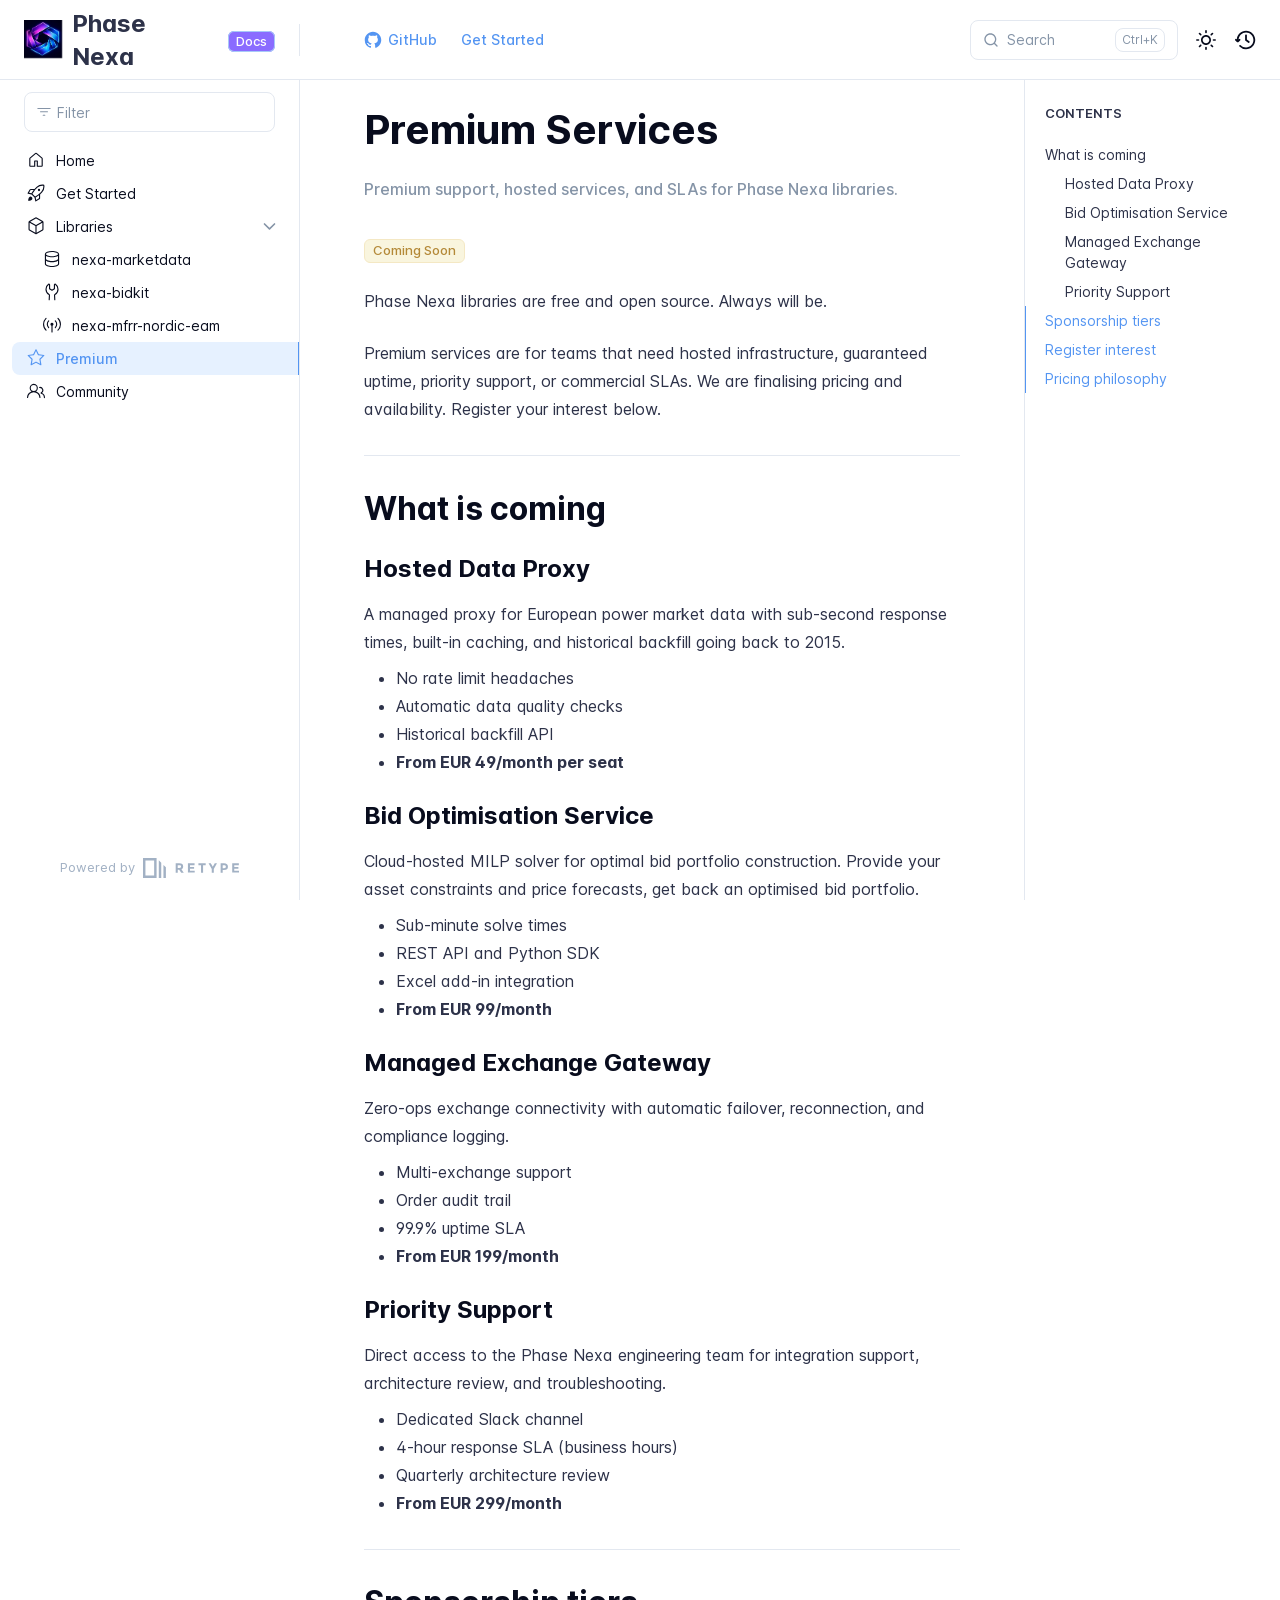
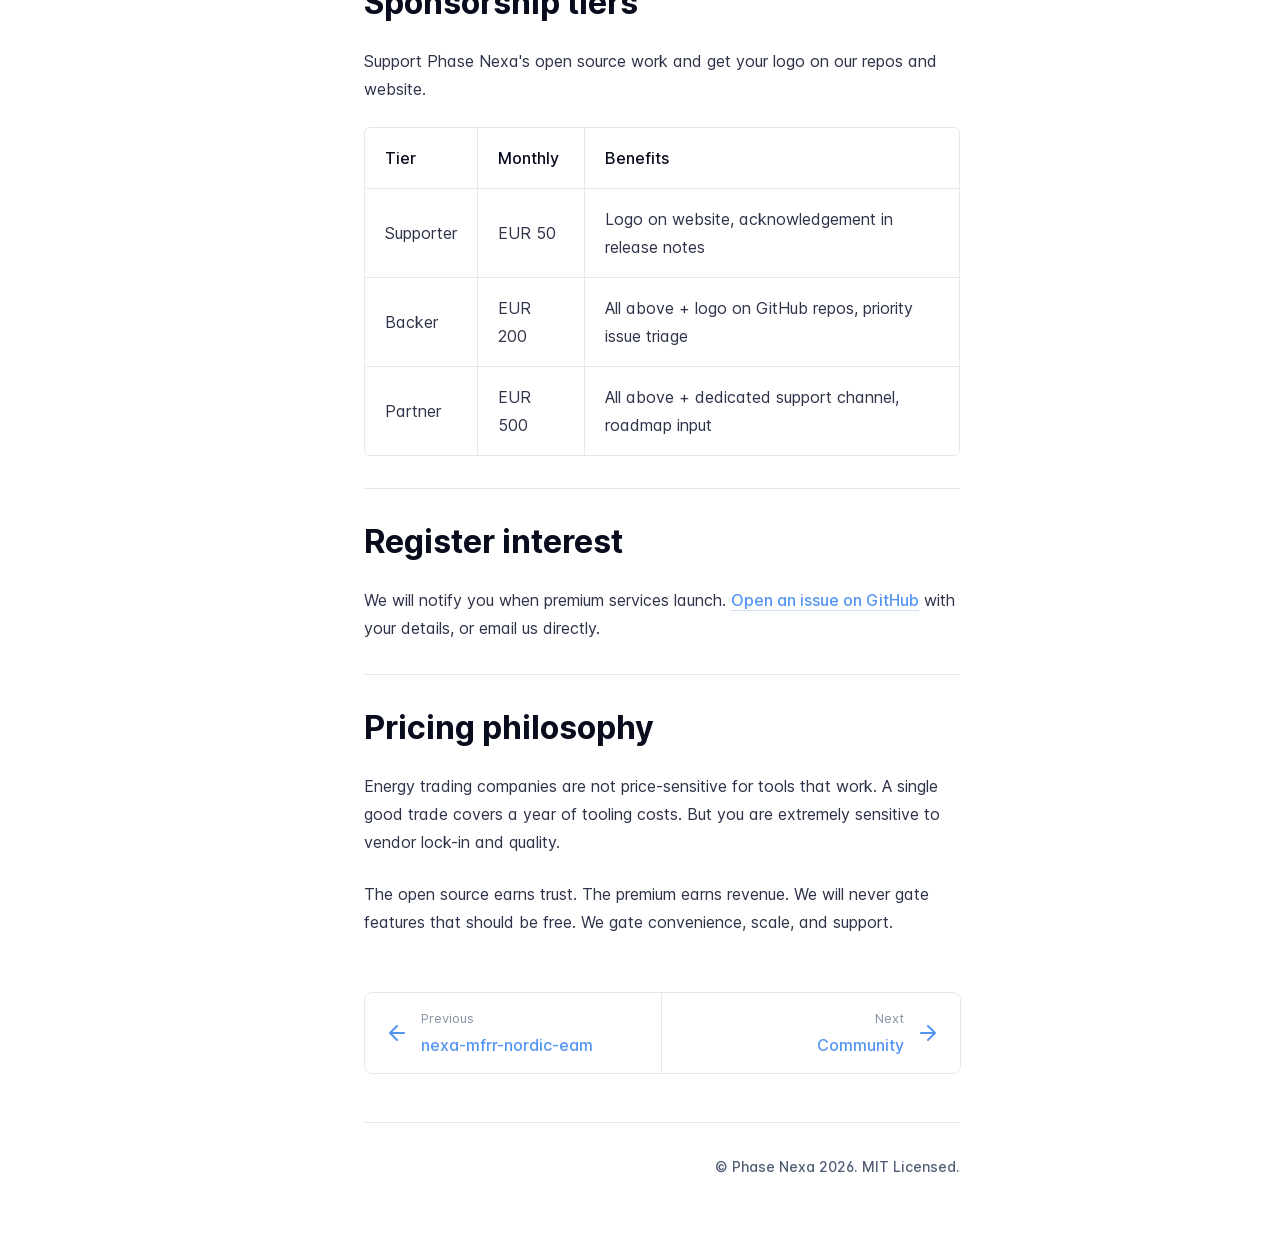
<file: premium/index.html>
<!DOCTYPE html>
<html lang="en" class="h-full">
<head>
    <meta charset="UTF-8">
    <meta name="viewport" content="width=device-width,initial-scale=1">
    <meta name="color-scheme" content="light dark">
    <meta name="turbo-cache-control" content="no-cache" data-turbo-track="reload" data-track-token="4.4.0.827654853524">

    <!-- See retype.com -->
    <meta name="generator" content="Retype 4.4.0">

    <!-- Primary Meta Tags -->
    <title>Premium Services</title>
    <meta name="title" content="Premium Services">
    <meta name="description" content="Premium support, hosted services, and SLAs for Phase Nexa libraries.">

    <!-- Canonical -->
    <link rel="canonical" href="https://phasenexa.github.io/premium/">

    <!-- Open Graph -->
    <meta property="og:type" content="website">
    <meta property="og:url" content="https://phasenexa.github.io/premium/">
    <meta property="og:title" content="Premium Services">
    <meta property="og:description" content="Premium support, hosted services, and SLAs for Phase Nexa libraries.">
    <meta property="og:site_name" content="Phase Nexa">
    <meta property="og:locale" content="en_US">

    <!-- Twitter -->
    <meta name="twitter:card" content="summary_large_image">
    <meta name="twitter:url" content="https://phasenexa.github.io/premium/">
    <meta name="twitter:title" content="Premium Services">
    <meta name="twitter:description" content="Premium support, hosted services, and SLAs for Phase Nexa libraries.">

    <script data-cfasync="false">(function(){var cl=document.documentElement.classList,ls=localStorage.getItem("retype_scheme"),hd=cl.contains("dark"),hl=cl.contains("light"),wm=window.matchMedia&&window.matchMedia("(prefers-color-scheme: dark)").matches;if(ls==="dark"||(!ls&&wm&&!hd&&!hl)){cl.remove("light");cl.add("dark")}else if(ls==="light"||(!ls&&!wm&&!hd&&!hl)){cl.remove("dark");cl.add("light")}})();</script>

    <link href="../resources/css/retype.css?v=4.4.0.827654853524" rel="stylesheet">

    <script data-cfasync="false" src="../resources/js/config.js?v=4.4.0.827654853524" data-turbo-eval="false" defer></script>
    <script data-cfasync="false" src="../resources/js/retype.js?v=4.4.0" data-turbo-eval="false" defer></script>
    <script id="lunr-js" data-cfasync="false" src="../resources/js/lunr.js?v=4.4.0.827654853524" data-turbo-eval="false" defer></script>

    <link rel="stylesheet" href="/static/css/custom.css">
    <link rel="preconnect" href="https://fonts.googleapis.com">
    <link rel="preconnect" href="https://fonts.gstatic.com" crossorigin>
    <link href="https://fonts.googleapis.com/css2?family=Inter:wght@400;500;600;700&family=JetBrains+Mono:wght@400;500&display=swap" rel="stylesheet">

</head>
<body>
    <div id="retype-app" class="relative text-base antialiased text-base-text bg-base-bg font-body">
    <div class="absolute bottom-0 left-0" style="top: 5rem; right: 50%"></div>

    <header id="retype-header" class="sticky top-0 z-30 flex w-full h-16 bg-header-bg border-b border-header-border md:h-20">
        <div class="container relative flex items-center justify-between pr-6 grow md:justify-start">
            <!-- Mobile menu button skeleton -->
            <button v-cloak class="skeleton retype-mobile-menu-button flex items-center justify-center shrink-0 overflow-hidden dark:text-white focus:outline-hidden rounded-full w-10 h-10 ml-3.5 md:hidden"><svg xmlns="http://www.w3.org/2000/svg" class="mb-px shrink-0" width="24" height="24" viewBox="0 0 24 24" role="presentation" style="margin-bottom: 0px;"><g fill="currentColor"><path d="M2 4h20v2H2zM2 11h20v2H2zM2 18h20v2H2z"></path></g></svg></button>
            <div v-cloak id="retype-sidebar-left-toggle-button"></div>
    
            <!-- Logo -->
            <div class="flex items-center justify-between h-full py-2 md:w-75">
                <div class="flex items-center px-2 md:px-6">
                    <a id="retype-branding-logo" href="https://phasenexa.github.io/" class="flex items-center leading-snug text-2xl">
                        <span class="w-10 mr-2 grow-0 shrink-0 overflow-hidden">
                            <img class="max-h-10 dark:hidden md:inline-block" src="../static/images/logo.png" alt="" height="36">
                            <img class="max-h-10 hidden dark:inline-block" src="../static/images/logo.png" alt="" height="36">
                        </span>
                        <span class="dark:text-white font-bold line-clamp-1 md:line-clamp-2">Phase Nexa</span>
                    </a><span id="retype-branding-label" class="inline-flex mt-1 px-2 py-1 ml-4 text-xs font-medium leading-none items-center rounded-md bg-branding-label-bg text-branding-label-text ring-1 ring-branding-label-border ring-inset md:inline-block">Docs</span>
                </div>
    
                <span class="hidden h-8 border-r md:inline-block border-base-border"></span>
            </div>
    
            <div class="flex justify-between md:grow">
                <!-- Top Nav -->
                <nav id="retype-header-nav" class="hidden md:flex">
                    <ul class="flex flex-col mb-4 md:pl-16 md:mb-0 md:flex-row md:items-center">
                        <li class="mr-6">
                            <a class="py-2 md:mb-0 inline-flex items-center text-sm whitespace-nowrap transition-colors duration-200 ease-linear md:text-header-text font-header-text hover:text-header-text-hover" href="https://github.com/phasenexa">
                                <svg xmlns="http://www.w3.org/2000/svg" class="block shrink-0 mr-1.5" width="18" height="18" viewBox="0 0 24 24" fill="currentColor" aria-hidden="true" focusable="false">
                                    <path d="M10.303 16.652c-2.837-.344-4.835-2.385-4.835-5.028 0-1.074.387-2.235 1.031-3.008-.279-.709-.236-2.214.086-2.837.86-.107 2.02.344 2.708.967.816-.258 1.676-.386 2.728-.386 1.053 0 1.913.128 2.686.365.666-.602 1.848-1.053 2.708-.946.3.581.344 2.085.064 2.815.688.817 1.053 1.913 1.053 3.03 0 2.643-1.998 4.641-4.877 5.006.73.473 1.224 1.504 1.224 2.686v2.235c0 .644.537 1.01 1.182.752 3.889-1.483 6.94-5.372 6.94-10.185 0-6.081-4.942-11.044-11.022-11.044-6.081 0-10.98 4.963-10.98 11.044a10.84 10.84 0 0 0 7.112 10.206c.58.215 1.139-.172 1.139-.752v-1.719a2.768 2.768 0 0 1-1.032.215c-1.418 0-2.256-.773-2.857-2.213-.237-.58-.495-.924-.989-.988-.258-.022-.344-.129-.344-.258 0-.258.43-.451.86-.451.623 0 1.16.386 1.719 1.181.43.623.881.903 1.418.903.537 0 .881-.194 1.375-.688.365-.365.645-.687.903-.902Z"/>
                                </svg>
                                <span>GitHub</span>
                            </a>
                        </li>
                        <li class="mr-6">
                            <a class="py-2 md:mb-0 inline-flex items-center text-sm whitespace-nowrap transition-colors duration-200 ease-linear md:text-header-text font-header-text hover:text-header-text-hover" href="../getting-started/">Get Started</a>
                        </li>
    
                    </ul>
                </nav>
    
                <div v-cloak class="flex justify-end grow">
                    <div id="retype-mobile-search-button"></div>
                    <doc-search-desktop></doc-search-desktop>
    
                    <doc-theme-switch class="lg:ml-2"></doc-theme-switch>
                    <doc-history></doc-history>
                </div>
            </div>
        </div>
    </header>


    <div id="retype-container" class="container relative flex bg-white">
        <!-- Sidebar Skeleton -->
        <div v-cloak class="fixed flex flex-col shrink-0 duration-300 ease-in-out bg-sidebar-left-bg border-sidebar-left-border sidebar top-20 w-75 border-r h-screen md:sticky transition-transform skeleton">
        
            <div class="flex items-center h-16 px-6">
                <input id="retype-filter-input-mock" class="w-full h-10 pl-8 px-3 py-2 transition-colors duration-200 ease-linear bg-filter-bg border border-filter-border rounded-lg shadow-none md:text-sm hover:border-filter-border-hover focus:outline-hidden focus:border-filter-border-focus placeholder-filter-placeholder" type="text">
            </div>
        
            <div class="pl-6 mt-1 mb-4">
                <div class="w-32 h-3 mb-4 bg-skeleton-bg rounded-full loading"></div>
                <div class="w-48 h-3 mb-4 bg-skeleton-bg rounded-full loading"></div>
                <div class="w-40 h-3 mb-4 bg-skeleton-bg rounded-full loading"></div>
                <div class="w-32 h-3 mb-4 bg-skeleton-bg rounded-full loading"></div>
                <div class="w-48 h-3 mb-4 bg-skeleton-bg rounded-full loading"></div>
                <div class="w-40 h-3 mb-4 bg-skeleton-bg rounded-full loading"></div>
            </div>
        
            <div class="shrink-0 mt-auto bg-transparent dark:border-base-border">
                <a class="flex items-center justify-center flex-nowrap h-16 text-gray-350 dark:text-dark-400 hover:text-gray-600 dark:hover:text-dark-300 transition-colors duration-150 ease-in docs-powered-by" target="_blank" href="https://retype.com/" rel="noopener">
                    <span class="text-xs whitespace-nowrap">Powered by</span>
                    <svg xmlns="http://www.w3.org/2000/svg" class="ml-2" fill="currentColor" width="96" height="20" overflow="visible"><path d="M0 0v20h13.59V0H0zm11.15 17.54H2.44V2.46h8.71v15.08zM15.8 20h2.44V4.67L15.8 2.22zM20.45 6.89V20h2.44V9.34z"/><g><path d="M40.16 8.44c0 1.49-.59 2.45-1.75 2.88l2.34 3.32h-2.53l-2.04-2.96h-1.43v2.96h-2.06V5.36h3.5c1.43 0 2.46.24 3.07.73s.9 1.27.9 2.35zm-2.48 1.1c.26-.23.38-.59.38-1.09 0-.5-.13-.84-.4-1.03s-.73-.28-1.39-.28h-1.54v2.75h1.5c.72 0 1.2-.12 1.45-.35zM51.56 5.36V7.2h-4.59v1.91h4.13v1.76h-4.13v1.92h4.74v1.83h-6.79V5.36h6.64zM60.09 7.15v7.48h-2.06V7.15h-2.61V5.36h7.28v1.79h-2.61zM70.81 14.64h-2.06v-3.66l-3.19-5.61h2.23l1.99 3.45 1.99-3.45H74l-3.19 5.61v3.66zM83.99 6.19c.65.55.97 1.4.97 2.55s-.33 1.98-1 2.51-1.68.8-3.04.8h-1.23v2.59h-2.06V5.36h3.26c1.42 0 2.45.28 3.1.83zm-1.51 3.65c.25-.28.37-.69.37-1.22s-.16-.92-.48-1.14c-.32-.23-.82-.34-1.5-.34H79.7v3.12h1.38c.68 0 1.15-.14 1.4-.42zM95.85 5.36V7.2h-4.59v1.91h4.13v1.76h-4.13v1.92H96v1.83h-6.79V5.36h6.64z"/></g></svg>
                </a>
            </div>
        </div>
        
        <!-- Sidebar component -->
        <doc-sidebar v-cloak>
            <template #sidebar-footer>
                <div class="shrink-0 mt-auto border-t md:bg-transparent md:border-none dark:border-base-border">
        
                    <div class="py-3 px-6 md:hidden border-b dark:border-base-border">
                        <nav>
                            <ul class="flex flex-wrap justify-center items-center">
                                <li class="mr-6">
                                    <a class="block py-1 inline-flex items-center text-sm whitespace-nowrap transition-colors duration-200 ease-linear md:text-header-text font-header-text hover:text-header-text-hover" href="https://github.com/phasenexa">
                                        <svg xmlns="http://www.w3.org/2000/svg" class="block shrink-0 mr-1.5" width="18" height="18" viewBox="0 0 24 24" fill="currentColor" aria-hidden="true" focusable="false">
                                            <path d="M10.303 16.652c-2.837-.344-4.835-2.385-4.835-5.028 0-1.074.387-2.235 1.031-3.008-.279-.709-.236-2.214.086-2.837.86-.107 2.02.344 2.708.967.816-.258 1.676-.386 2.728-.386 1.053 0 1.913.128 2.686.365.666-.602 1.848-1.053 2.708-.946.3.581.344 2.085.064 2.815.688.817 1.053 1.913 1.053 3.03 0 2.643-1.998 4.641-4.877 5.006.73.473 1.224 1.504 1.224 2.686v2.235c0 .644.537 1.01 1.182.752 3.889-1.483 6.94-5.372 6.94-10.185 0-6.081-4.942-11.044-11.022-11.044-6.081 0-10.98 4.963-10.98 11.044a10.84 10.84 0 0 0 7.112 10.206c.58.215 1.139-.172 1.139-.752v-1.719a2.768 2.768 0 0 1-1.032.215c-1.418 0-2.256-.773-2.857-2.213-.237-.58-.495-.924-.989-.988-.258-.022-.344-.129-.344-.258 0-.258.43-.451.86-.451.623 0 1.16.386 1.719 1.181.43.623.881.903 1.418.903.537 0 .881-.194 1.375-.688.365-.365.645-.687.903-.902Z"/>
                                        </svg>
                                        <span>GitHub</span>
                                    </a>
                                </li>
                                <li class="mr-6">
                                    <a class="block py-1 inline-flex items-center text-sm whitespace-nowrap transition-colors duration-200 ease-linear md:text-header-text font-header-text hover:text-header-text-hover" href="../getting-started/">Get Started</a>
                                </li>
        
                            </ul>
                        </nav>
                    </div>
        
                    <a class="flex items-center justify-center flex-nowrap h-16 text-gray-350 dark:text-dark-400 hover:text-gray-600 dark:hover:text-dark-300 transition-colors duration-150 ease-in docs-powered-by" target="_blank" href="https://retype.com/" rel="noopener">
                        <span class="text-xs whitespace-nowrap">Powered by</span>
                        <svg xmlns="http://www.w3.org/2000/svg" class="ml-2" fill="currentColor" width="96" height="20" overflow="visible"><path d="M0 0v20h13.59V0H0zm11.15 17.54H2.44V2.46h8.71v15.08zM15.8 20h2.44V4.67L15.8 2.22zM20.45 6.89V20h2.44V9.34z"/><g><path d="M40.16 8.44c0 1.49-.59 2.45-1.75 2.88l2.34 3.32h-2.53l-2.04-2.96h-1.43v2.96h-2.06V5.36h3.5c1.43 0 2.46.24 3.07.73s.9 1.27.9 2.35zm-2.48 1.1c.26-.23.38-.59.38-1.09 0-.5-.13-.84-.4-1.03s-.73-.28-1.39-.28h-1.54v2.75h1.5c.72 0 1.2-.12 1.45-.35zM51.56 5.36V7.2h-4.59v1.91h4.13v1.76h-4.13v1.92h4.74v1.83h-6.79V5.36h6.64zM60.09 7.15v7.48h-2.06V7.15h-2.61V5.36h7.28v1.79h-2.61zM70.81 14.64h-2.06v-3.66l-3.19-5.61h2.23l1.99 3.45 1.99-3.45H74l-3.19 5.61v3.66zM83.99 6.19c.65.55.97 1.4.97 2.55s-.33 1.98-1 2.51-1.68.8-3.04.8h-1.23v2.59h-2.06V5.36h3.26c1.42 0 2.45.28 3.1.83zm-1.51 3.65c.25-.28.37-.69.37-1.22s-.16-.92-.48-1.14c-.32-.23-.82-.34-1.5-.34H79.7v3.12h1.38c.68 0 1.15-.14 1.4-.42zM95.85 5.36V7.2h-4.59v1.91h4.13v1.76h-4.13v1.92H96v1.83h-6.79V5.36h6.64z"/></g></svg>
                    </a>
                </div>
            </template>
        </doc-sidebar>

        <div class="grow min-w-0 bg-body-bg">
            <!-- Render "toolbar" template here on api pages --><!-- Render page content -->
<div class="flex">
    <div id="retype-main" class="min-w-0 p-4 grow md:px-16">
        <main class="relative pb-12 lg:pt-2">
            <div class="retype-markdown" id="retype-content">
                <!-- Rendered if sidebar right is enabled -->
                <div id="retype-sidebar-right-toggle"></div>
                <!-- Page content  -->
<h1 id="premium-services">Premium Services</h1>
<div id="retype-page-description" class="description-display text-description font-description leading-description mb-description-margin-bottom mt-description-margin-top tracking-description text-transform-description">Premium support, hosted services, and SLAs for Phase Nexa libraries.</div>
<p><span class="no-link inline-flex align-middle items-center justify-center font-medium leading-none whitespace-nowrap text-badge-warning-text bg-badge-warning border border-badge-warning-border h-6 px-2 text-xs rounded-md">
    <span>Coming Soon</span>
</span></p>
<p>Phase Nexa libraries are free and open source. Always will be.</p>
<p>Premium services are for teams that need hosted infrastructure, guaranteed uptime, priority support, or commercial SLAs. We are finalising pricing and availability. Register your interest below.</p>
<hr>
<h2 id="what-is-coming">What is coming</h2>
<h3 id="hosted-data-proxy">Hosted Data Proxy</h3>
<p>A managed proxy for European power market data with sub-second response times, built-in caching, and historical backfill going back to 2015.</p>
<ul>
<li>No rate limit headaches</li>
<li>Automatic data quality checks</li>
<li>Historical backfill API</li>
<li><strong>From EUR 49/month per seat</strong></li>
</ul>
<h3 id="bid-optimisation-service">Bid Optimisation Service</h3>
<p>Cloud-hosted MILP solver for optimal bid portfolio construction. Provide your asset constraints and price forecasts, get back an optimised bid portfolio.</p>
<ul>
<li>Sub-minute solve times</li>
<li>REST API and Python SDK</li>
<li>Excel add-in integration</li>
<li><strong>From EUR 99/month</strong></li>
</ul>
<h3 id="managed-exchange-gateway">Managed Exchange Gateway</h3>
<p>Zero-ops exchange connectivity with automatic failover, reconnection, and compliance logging.</p>
<ul>
<li>Multi-exchange support</li>
<li>Order audit trail</li>
<li>99.9% uptime SLA</li>
<li><strong>From EUR 199/month</strong></li>
</ul>
<h3 id="priority-support">Priority Support</h3>
<p>Direct access to the Phase Nexa engineering team for integration support, architecture review, and troubleshooting.</p>
<ul>
<li>Dedicated Slack channel</li>
<li>4-hour response SLA (business hours)</li>
<li>Quarterly architecture review</li>
<li><strong>From EUR 299/month</strong></li>
</ul>
<hr>
<h2 id="sponsorship-tiers">Sponsorship tiers</h2>
<p>Support Phase Nexa&#x27;s open source work and get your logo on our repos and website.</p>
<div class="table-wrapper scrollbar overflow-hidden">
<table class="comfortable">
<thead>
<tr>
<th>Tier</th>
<th>Monthly</th>
<th>Benefits</th>
</tr>
</thead>
<tbody>
<tr>
<td>Supporter</td>
<td>EUR 50</td>
<td>Logo on website, acknowledgement in release notes</td>
</tr>
<tr>
<td>Backer</td>
<td>EUR 200</td>
<td>All above + logo on GitHub repos, priority issue triage</td>
</tr>
<tr>
<td>Partner</td>
<td>EUR 500</td>
<td>All above + dedicated support channel, roadmap input</td>
</tr>
</tbody>
</table>
</div>
<hr>
<h2 id="register-interest">Register interest</h2>
<p>We will notify you when premium services launch. <a href="https://github.com/phasenexa/phasenexa.github.io/issues/new?title=Premium%20Interest&amp;body=I%27m%20interested%20in%20Phase%20Nexa%20premium%20services.%0A%0ACompany%3A%20%0AService%3A%20%0ATeam%20size%3A%20">Open an issue on GitHub</a> with your details, or email us directly.</p>
<hr>
<h2 id="pricing-philosophy">Pricing philosophy</h2>
<p>Energy trading companies are not price-sensitive for tools that work. A single good trade covers a year of tooling costs. But you are extremely sensitive to vendor lock-in and quality.</p>
<p>The open source earns trust. The premium earns revenue. We will never gate features that should be free. We gate convenience, scale, and support.</p>

                
                <!-- Required only on API pages -->
                <doc-toolbar-member-filter-no-results></doc-toolbar-member-filter-no-results>
            </div>
            <footer id="retype-content-footer" class="clear-both">
            
                <nav id="retype-nextprev" class="print:hidden flex mt-14">
                    <div class="w-1/2">
                        <a class="px-5 py-4 h-full flex items-center break-normal font-medium text-body-link border border-base-border hover:border-base-border-hover rounded-l-lg transition-colors duration-150 relative hover:z-5" href="../libraries/nexa-mfrr-nordic-eam/">
                            <svg xmlns="http://www.w3.org/2000/svg" class="mr-3" width="24" height="24" viewBox="0 0 24 24" fill="currentColor" overflow="visible"><path d="M19 11H7.41l5.29-5.29a.996.996 0 10-1.41-1.41l-7 7a1 1 0 000 1.42l7 7a1.024 1.024 0 001.42-.01.996.996 0 000-1.41L7.41 13H19c.55 0 1-.45 1-1s-.45-1-1-1z" /><path fill="none" d="M0 0h24v24H0z" /></svg>
                            <span>
                                <span class="block text-xs font-normal text-base-text-muted">Previous</span>
                                <span class="block mt-1">nexa-​mfrr-​nordic-​eam</span>
                            </span>
                        </a>
                    </div>
            
                    <div class="w-1/2">
                        <a class="px-5 py-4 -mx-px h-full flex items-center justify-end break-normal font-medium text-body-link border border-base-border hover:border-base-border-hover rounded-r-lg transition-colors duration-150 relative hover:z-5" href="../community/">
                            <span>
                                <span class="block text-xs font-normal text-right text-base-text-muted">Next</span>
                                <span class="block mt-1">Community</span>
                            </span>
                            <svg xmlns="http://www.w3.org/2000/svg" class="ml-3" width="24" height="24" viewBox="0 0 24 24" fill="currentColor" overflow="visible"><path d="M19.92 12.38a1 1 0 00-.22-1.09l-7-7a.996.996 0 10-1.41 1.41l5.3 5.3H5c-.55 0-1 .45-1 1s.45 1 1 1h11.59l-5.29 5.29a.996.996 0 000 1.41c.19.2.44.3.7.3s.51-.1.71-.29l7-7c.09-.09.16-.21.21-.33z" /><path fill="none" d="M0 0h24v24H0z" /></svg>
                        </a>
                    </div>
                </nav>
            </footer>
        </main>

        <div id="retype-page-footer" class="print:border-none border-t border-base-border pt-6 mb-8">
            <footer class="flex flex-wrap items-center justify-between print:justify-center">
                <div id="retype-footer-links" class="print:hidden">
                    <ul class="flex flex-wrap items-center text-sm">
                    </ul>
                </div>
                <div id="retype-copyright" class="print:justify-center py-2 text-footer-text font-footer-link text-sm leading-relaxed"><p>© Phase Nexa 2026. MIT Licensed.</p></div>
            </footer>
        </div>
    </div>

    <!-- Rendered if sidebar right is enabled -->
    <!-- Sidebar right skeleton-->
    <div v-cloak class="fixed top-0 bottom-0 right-0 translate-x-full bg-sidebar-right-bg border-sidebar-right-border lg:sticky lg:border-l lg:shrink-0 lg:pt-6 lg:translate-x-0 sm:w-1/2 lg:w-64 lg:z-0 md:w-104 sidebar-right skeleton">
        <div class="pl-5">
            <div class="w-32 h-3 mb-4 bg-skeleton-bg rounded-full loading"></div>
            <div class="w-48 h-3 mb-4 bg-skeleton-bg rounded-full loading"></div>
            <div class="w-40 h-3 mb-4 bg-skeleton-bg rounded-full loading"></div>
        </div>
    </div>

    <!-- User should be able to hide sidebar right -->
    <doc-sidebar-right v-cloak></doc-sidebar-right>
</div>

        </div>
    </div>

    <doc-search-mobile></doc-search-mobile>
    <doc-back-to-top></doc-back-to-top>
</div>


    <div id="retype-overlay-target"></div>

    <script data-cfasync="false">window.__DOCS__ = { "title": "Premium", level: 1, icon: "file", hasPrism: false, hasMermaid: false, hasMath: false, tocDepth: 23 }</script>
</body>
</html>
</file>
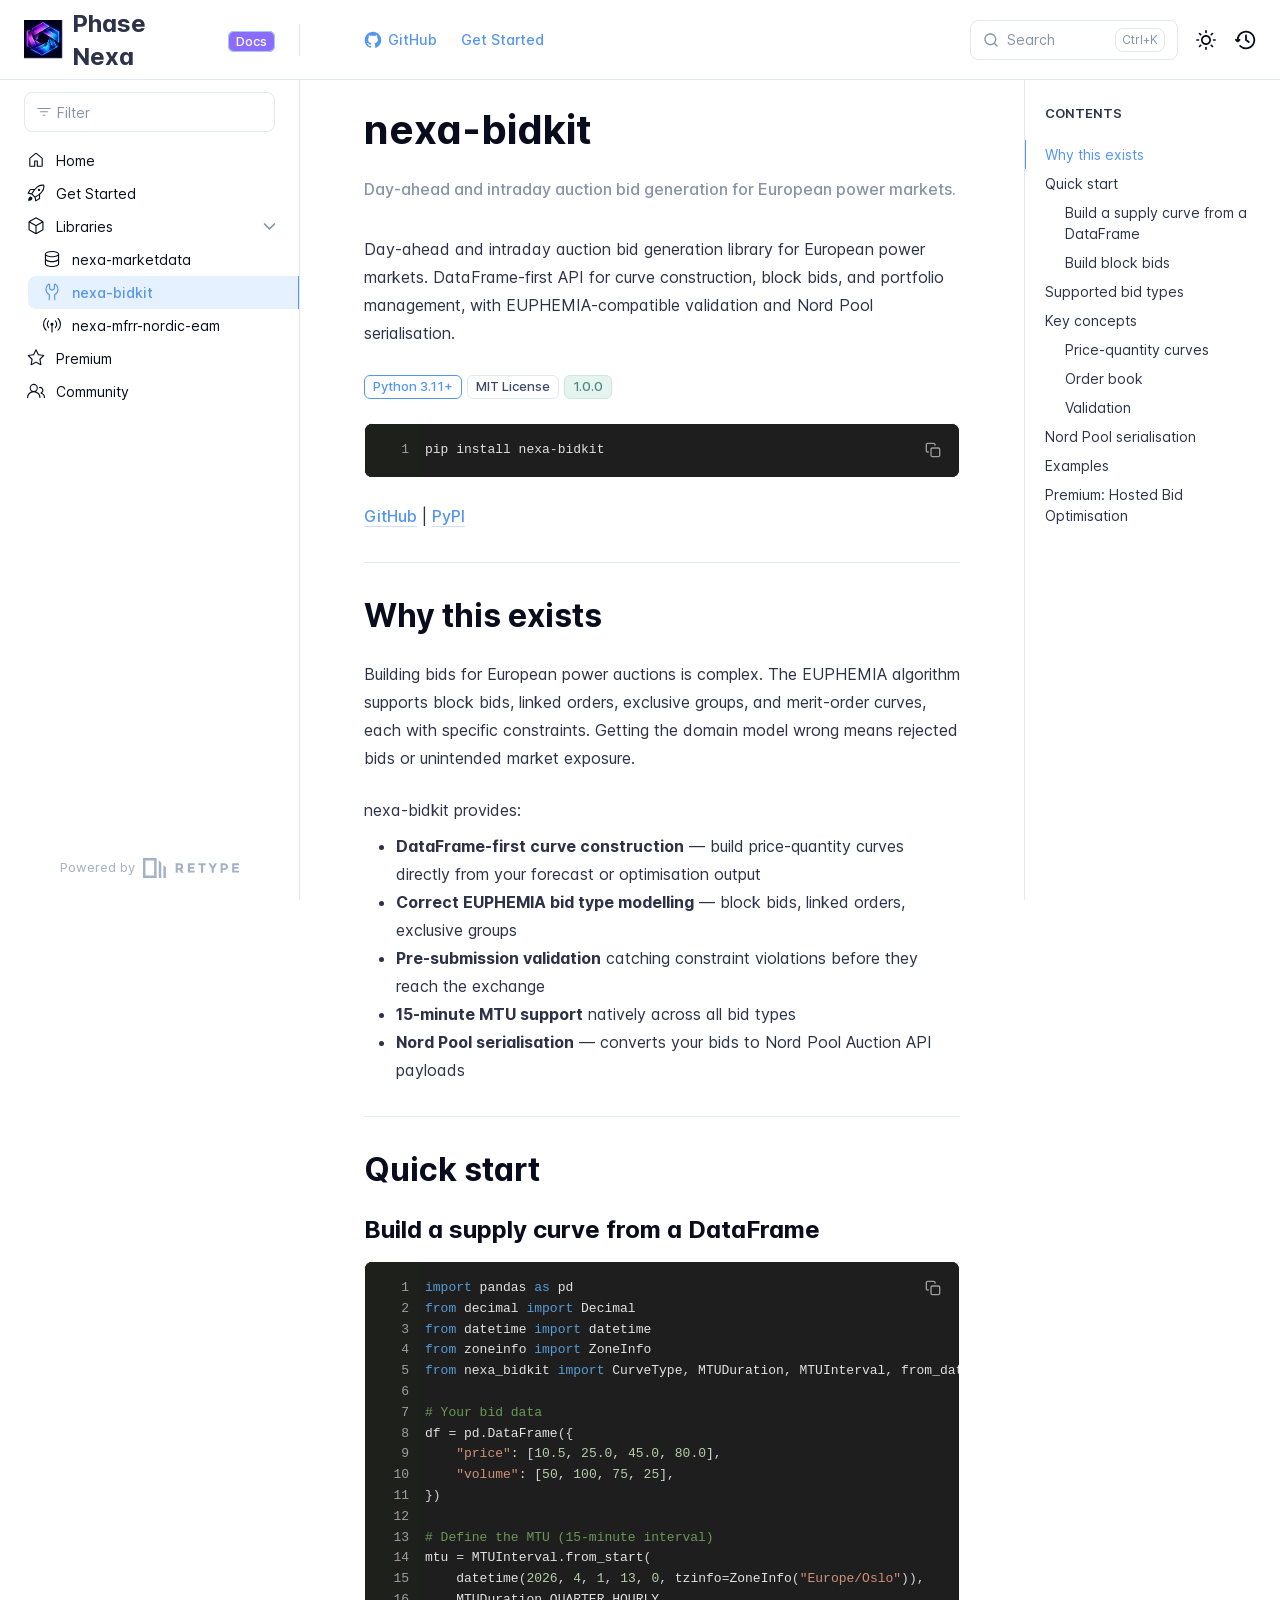
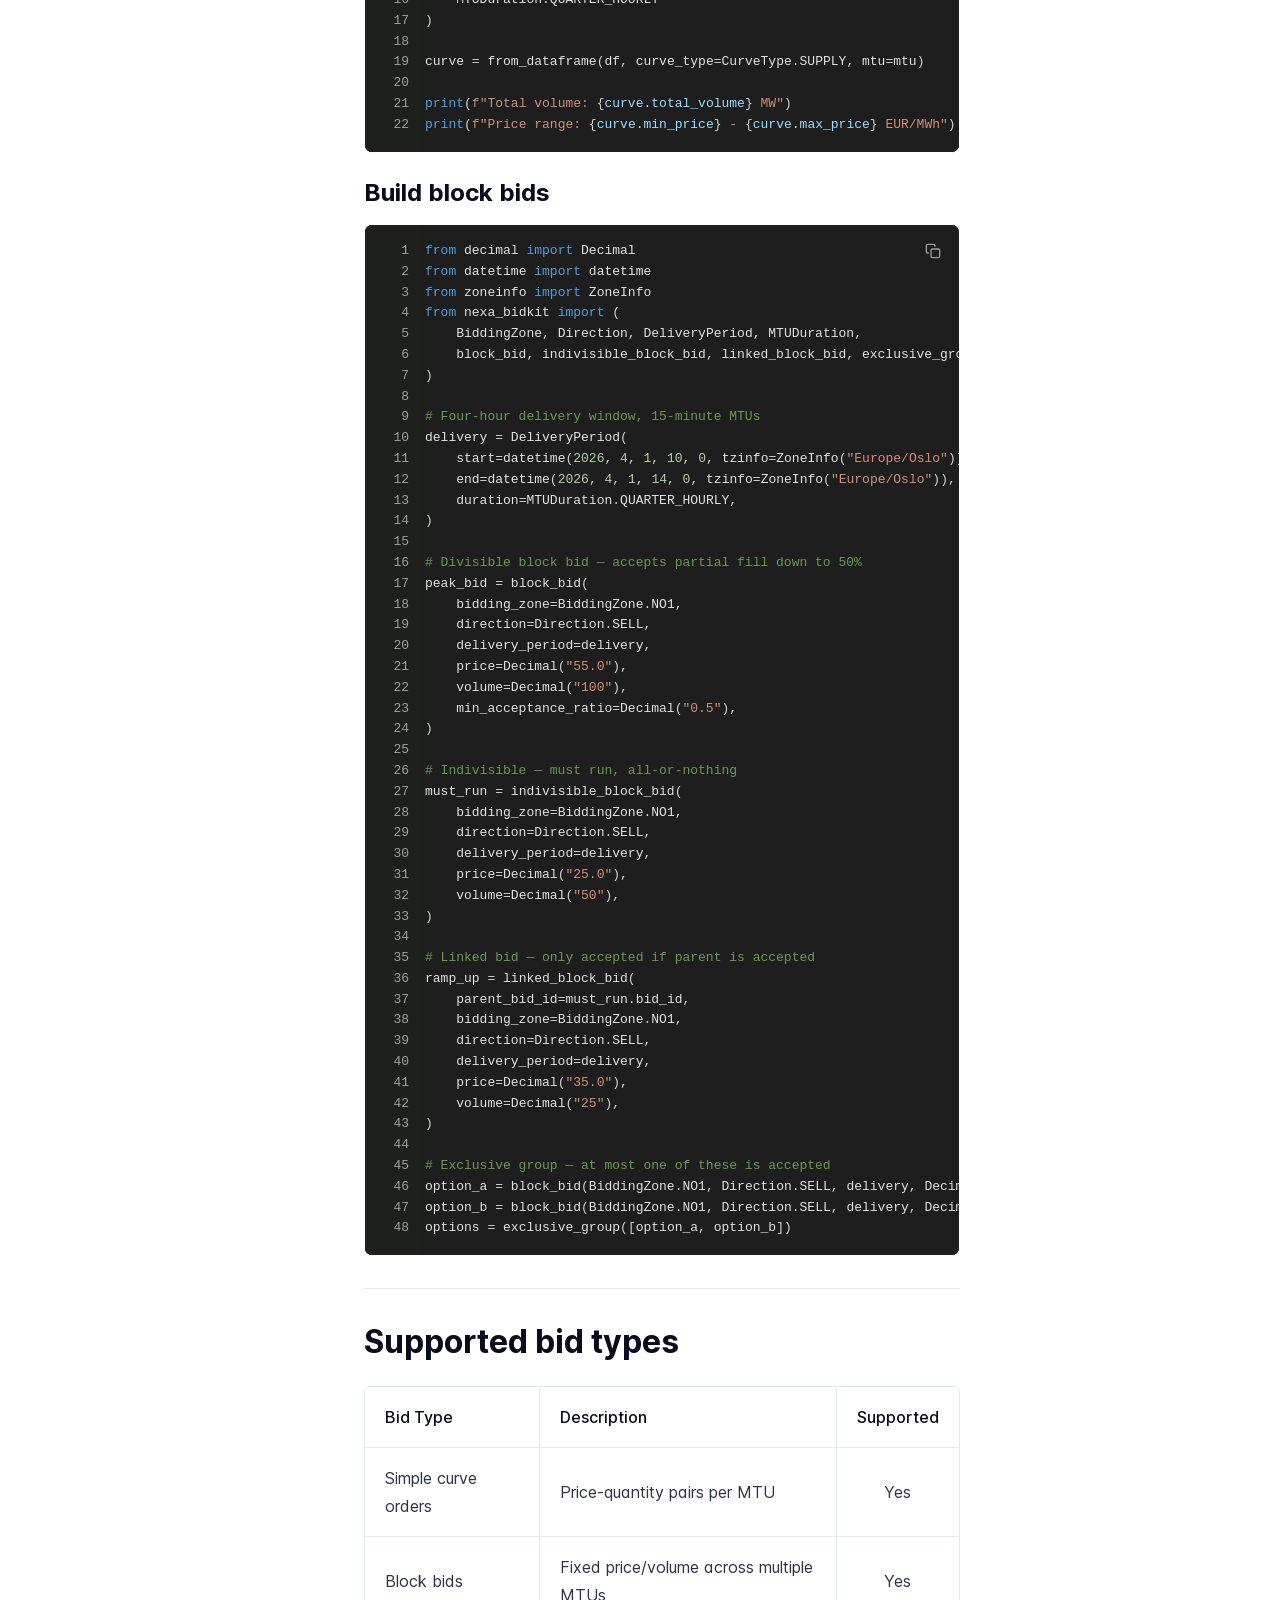
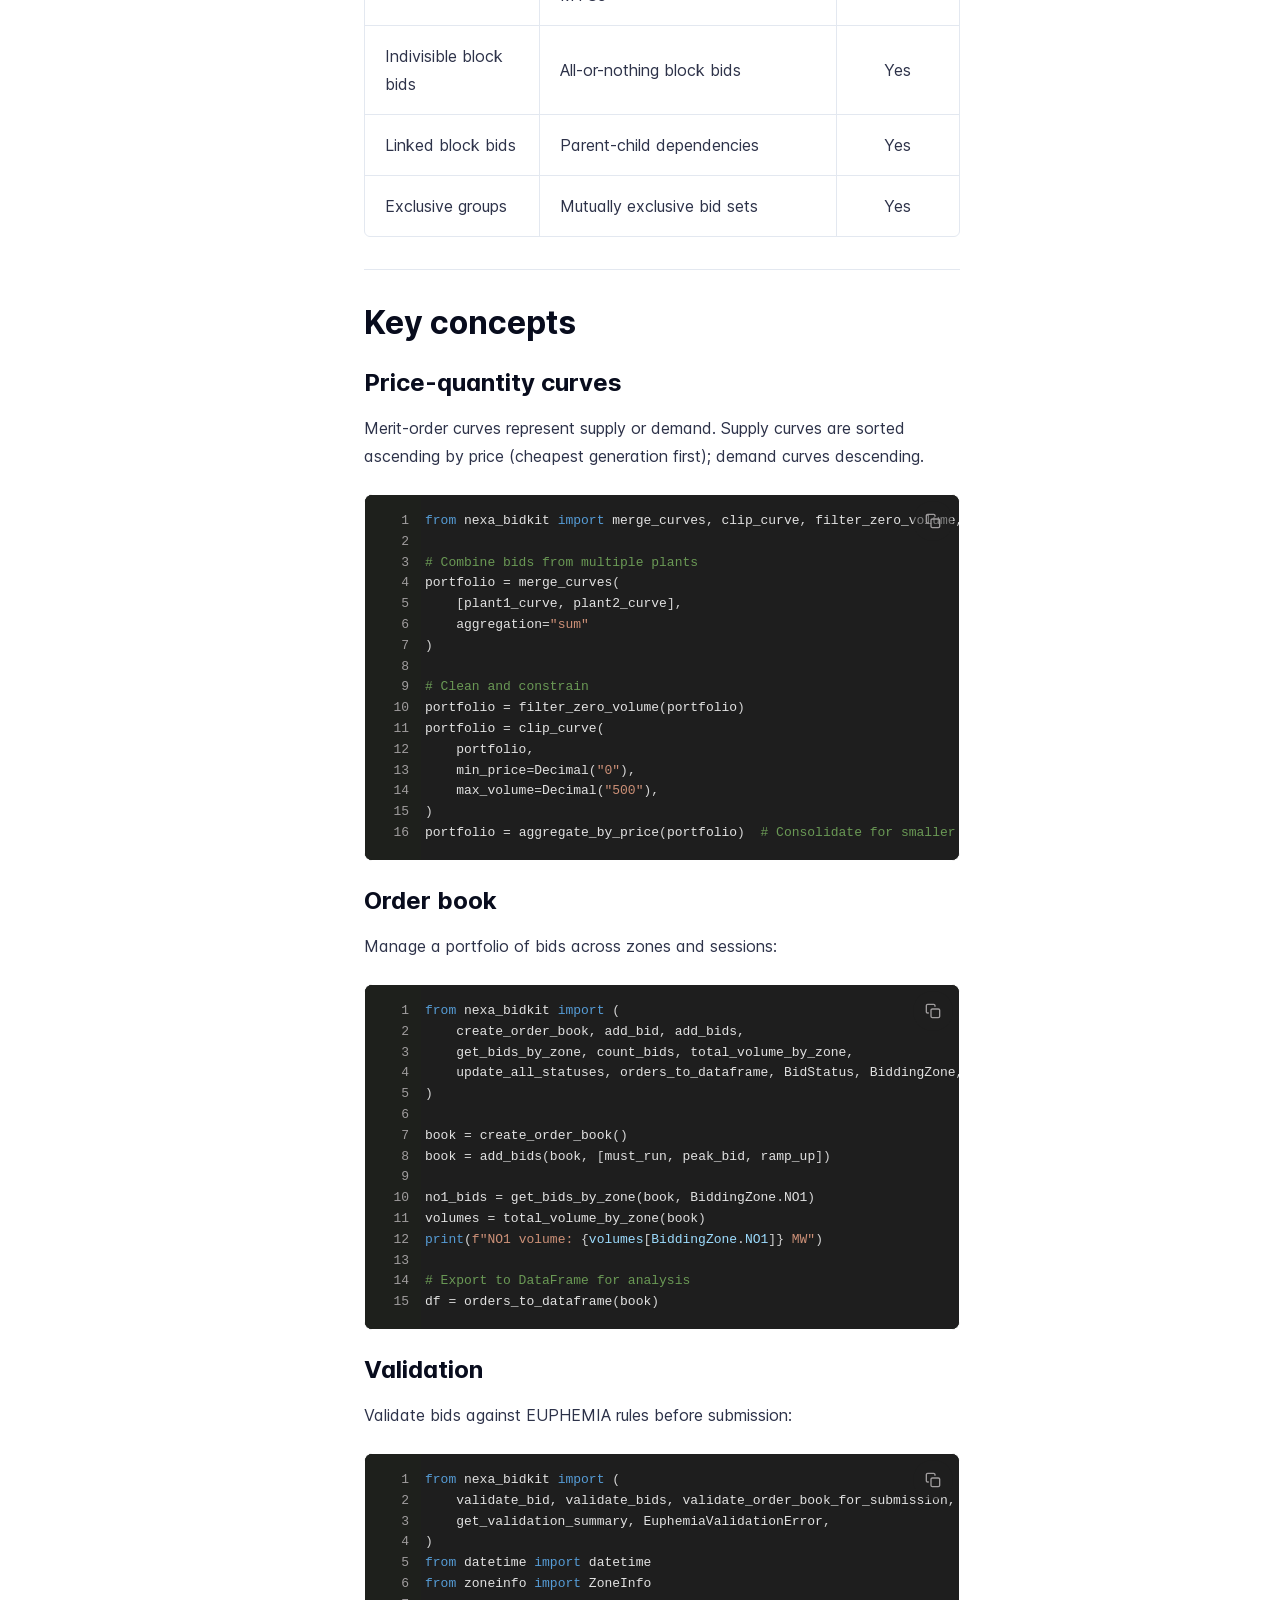
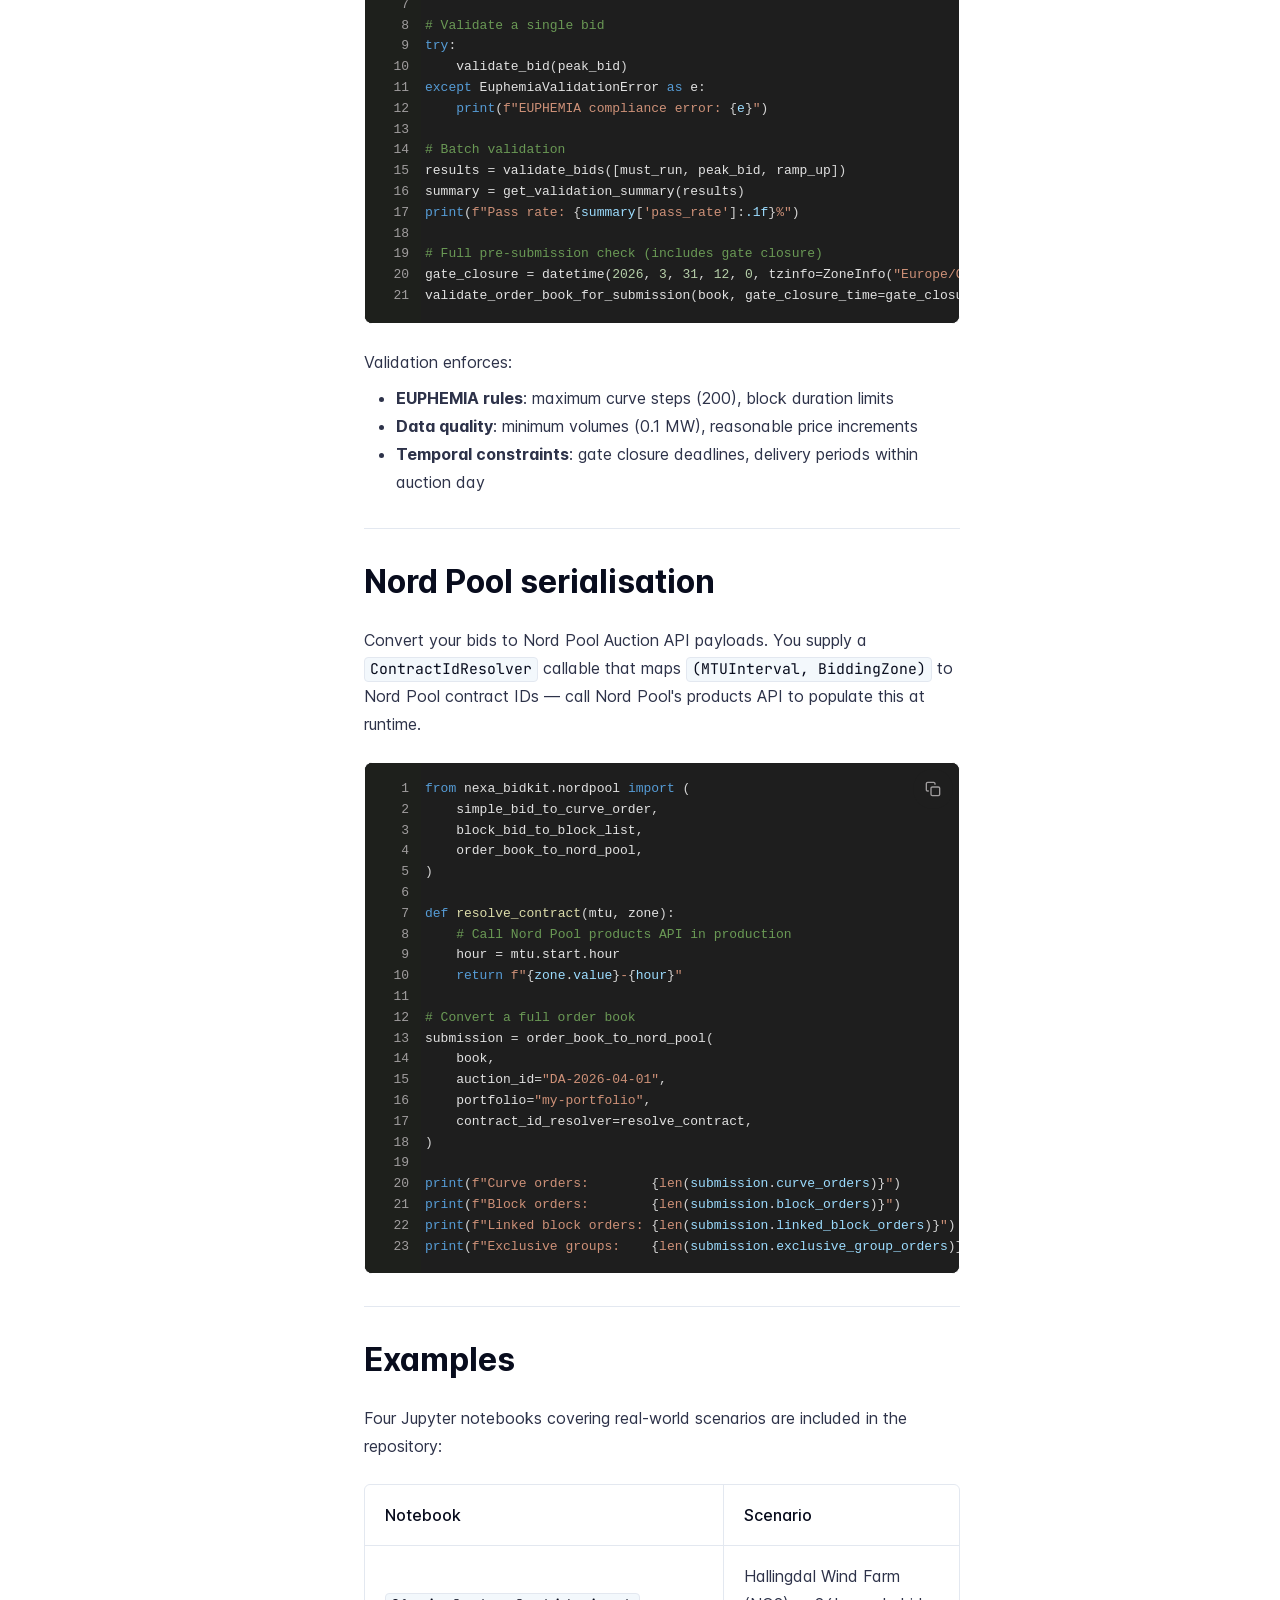
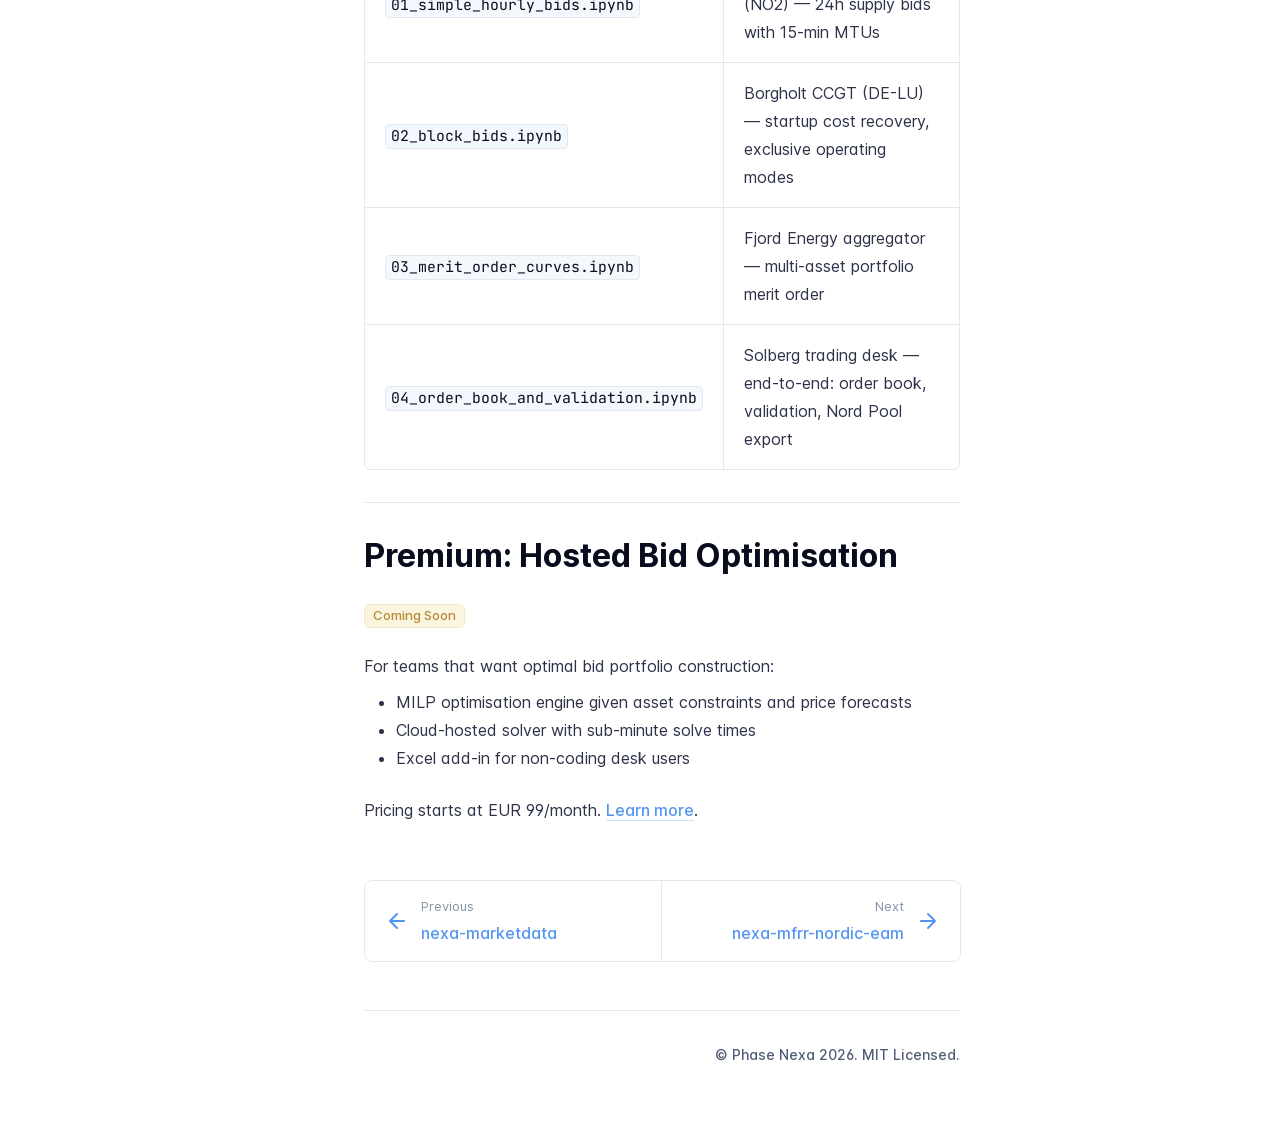
<file: libraries/nexa-bidkit/index.html>
<!DOCTYPE html>
<html lang="en" class="h-full">
<head>
    <meta charset="UTF-8">
    <meta name="viewport" content="width=device-width,initial-scale=1">
    <meta name="color-scheme" content="light dark">
    <meta name="turbo-cache-control" content="no-cache" data-turbo-track="reload" data-track-token="4.4.0.827654853524">

    <!-- See retype.com -->
    <meta name="generator" content="Retype 4.4.0">

    <!-- Primary Meta Tags -->
    <title>nexa-bidkit</title>
    <meta name="title" content="nexa-bidkit">
    <meta name="description" content="Day-ahead and intraday auction bid generation for European power markets.">

    <!-- Canonical -->
    <link rel="canonical" href="https://phasenexa.github.io/libraries/nexa-bidkit/">

    <!-- Open Graph -->
    <meta property="og:type" content="website">
    <meta property="og:url" content="https://phasenexa.github.io/libraries/nexa-bidkit/">
    <meta property="og:title" content="nexa-bidkit">
    <meta property="og:description" content="Day-ahead and intraday auction bid generation for European power markets.">
    <meta property="og:site_name" content="Phase Nexa">
    <meta property="og:locale" content="en_US">

    <!-- Twitter -->
    <meta name="twitter:card" content="summary_large_image">
    <meta name="twitter:url" content="https://phasenexa.github.io/libraries/nexa-bidkit/">
    <meta name="twitter:title" content="nexa-bidkit">
    <meta name="twitter:description" content="Day-ahead and intraday auction bid generation for European power markets.">

    <script data-cfasync="false">(function(){var cl=document.documentElement.classList,ls=localStorage.getItem("retype_scheme"),hd=cl.contains("dark"),hl=cl.contains("light"),wm=window.matchMedia&&window.matchMedia("(prefers-color-scheme: dark)").matches;if(ls==="dark"||(!ls&&wm&&!hd&&!hl)){cl.remove("light");cl.add("dark")}else if(ls==="light"||(!ls&&!wm&&!hd&&!hl)){cl.remove("dark");cl.add("light")}})();</script>

    <link href="../../resources/css/retype.css?v=4.4.0.827654853524" rel="stylesheet">

    <script data-cfasync="false" src="../../resources/js/config.js?v=4.4.0.827654853524" data-turbo-eval="false" defer></script>
    <script data-cfasync="false" src="../../resources/js/retype.js?v=4.4.0" data-turbo-eval="false" defer></script>
    <script id="lunr-js" data-cfasync="false" src="../../resources/js/lunr.js?v=4.4.0.827654853524" data-turbo-eval="false" defer></script>
    <script id="prism-js" data-cfasync="false" src="../../resources/js/prism.js?v=4.4.0.827654853524" defer></script>

    <link rel="stylesheet" href="/static/css/custom.css">
    <link rel="preconnect" href="https://fonts.googleapis.com">
    <link rel="preconnect" href="https://fonts.gstatic.com" crossorigin>
    <link href="https://fonts.googleapis.com/css2?family=Inter:wght@400;500;600;700&family=JetBrains+Mono:wght@400;500&display=swap" rel="stylesheet">

</head>
<body>
    <div id="retype-app" class="relative text-base antialiased text-base-text bg-base-bg font-body">
    <div class="absolute bottom-0 left-0" style="top: 5rem; right: 50%"></div>

    <header id="retype-header" class="sticky top-0 z-30 flex w-full h-16 bg-header-bg border-b border-header-border md:h-20">
        <div class="container relative flex items-center justify-between pr-6 grow md:justify-start">
            <!-- Mobile menu button skeleton -->
            <button v-cloak class="skeleton retype-mobile-menu-button flex items-center justify-center shrink-0 overflow-hidden dark:text-white focus:outline-hidden rounded-full w-10 h-10 ml-3.5 md:hidden"><svg xmlns="http://www.w3.org/2000/svg" class="mb-px shrink-0" width="24" height="24" viewBox="0 0 24 24" role="presentation" style="margin-bottom: 0px;"><g fill="currentColor"><path d="M2 4h20v2H2zM2 11h20v2H2zM2 18h20v2H2z"></path></g></svg></button>
            <div v-cloak id="retype-sidebar-left-toggle-button"></div>
    
            <!-- Logo -->
            <div class="flex items-center justify-between h-full py-2 md:w-75">
                <div class="flex items-center px-2 md:px-6">
                    <a id="retype-branding-logo" href="https://phasenexa.github.io/" class="flex items-center leading-snug text-2xl">
                        <span class="w-10 mr-2 grow-0 shrink-0 overflow-hidden">
                            <img class="max-h-10 dark:hidden md:inline-block" src="../../static/images/logo.png" alt="" height="36">
                            <img class="max-h-10 hidden dark:inline-block" src="../../static/images/logo.png" alt="" height="36">
                        </span>
                        <span class="dark:text-white font-bold line-clamp-1 md:line-clamp-2">Phase Nexa</span>
                    </a><span id="retype-branding-label" class="inline-flex mt-1 px-2 py-1 ml-4 text-xs font-medium leading-none items-center rounded-md bg-branding-label-bg text-branding-label-text ring-1 ring-branding-label-border ring-inset md:inline-block">Docs</span>
                </div>
    
                <span class="hidden h-8 border-r md:inline-block border-base-border"></span>
            </div>
    
            <div class="flex justify-between md:grow">
                <!-- Top Nav -->
                <nav id="retype-header-nav" class="hidden md:flex">
                    <ul class="flex flex-col mb-4 md:pl-16 md:mb-0 md:flex-row md:items-center">
                        <li class="mr-6">
                            <a class="py-2 md:mb-0 inline-flex items-center text-sm whitespace-nowrap transition-colors duration-200 ease-linear md:text-header-text font-header-text hover:text-header-text-hover" href="https://github.com/phasenexa">
                                <svg xmlns="http://www.w3.org/2000/svg" class="block shrink-0 mr-1.5" width="18" height="18" viewBox="0 0 24 24" fill="currentColor" aria-hidden="true" focusable="false">
                                    <path d="M10.303 16.652c-2.837-.344-4.835-2.385-4.835-5.028 0-1.074.387-2.235 1.031-3.008-.279-.709-.236-2.214.086-2.837.86-.107 2.02.344 2.708.967.816-.258 1.676-.386 2.728-.386 1.053 0 1.913.128 2.686.365.666-.602 1.848-1.053 2.708-.946.3.581.344 2.085.064 2.815.688.817 1.053 1.913 1.053 3.03 0 2.643-1.998 4.641-4.877 5.006.73.473 1.224 1.504 1.224 2.686v2.235c0 .644.537 1.01 1.182.752 3.889-1.483 6.94-5.372 6.94-10.185 0-6.081-4.942-11.044-11.022-11.044-6.081 0-10.98 4.963-10.98 11.044a10.84 10.84 0 0 0 7.112 10.206c.58.215 1.139-.172 1.139-.752v-1.719a2.768 2.768 0 0 1-1.032.215c-1.418 0-2.256-.773-2.857-2.213-.237-.58-.495-.924-.989-.988-.258-.022-.344-.129-.344-.258 0-.258.43-.451.86-.451.623 0 1.16.386 1.719 1.181.43.623.881.903 1.418.903.537 0 .881-.194 1.375-.688.365-.365.645-.687.903-.902Z"/>
                                </svg>
                                <span>GitHub</span>
                            </a>
                        </li>
                        <li class="mr-6">
                            <a class="py-2 md:mb-0 inline-flex items-center text-sm whitespace-nowrap transition-colors duration-200 ease-linear md:text-header-text font-header-text hover:text-header-text-hover" href="../../getting-started/">Get Started</a>
                        </li>
    
                    </ul>
                </nav>
    
                <div v-cloak class="flex justify-end grow">
                    <div id="retype-mobile-search-button"></div>
                    <doc-search-desktop></doc-search-desktop>
    
                    <doc-theme-switch class="lg:ml-2"></doc-theme-switch>
                    <doc-history></doc-history>
                </div>
            </div>
        </div>
    </header>


    <div id="retype-container" class="container relative flex bg-white">
        <!-- Sidebar Skeleton -->
        <div v-cloak class="fixed flex flex-col shrink-0 duration-300 ease-in-out bg-sidebar-left-bg border-sidebar-left-border sidebar top-20 w-75 border-r h-screen md:sticky transition-transform skeleton">
        
            <div class="flex items-center h-16 px-6">
                <input id="retype-filter-input-mock" class="w-full h-10 pl-8 px-3 py-2 transition-colors duration-200 ease-linear bg-filter-bg border border-filter-border rounded-lg shadow-none md:text-sm hover:border-filter-border-hover focus:outline-hidden focus:border-filter-border-focus placeholder-filter-placeholder" type="text">
            </div>
        
            <div class="pl-6 mt-1 mb-4">
                <div class="w-32 h-3 mb-4 bg-skeleton-bg rounded-full loading"></div>
                <div class="w-48 h-3 mb-4 bg-skeleton-bg rounded-full loading"></div>
                <div class="w-40 h-3 mb-4 bg-skeleton-bg rounded-full loading"></div>
                <div class="w-32 h-3 mb-4 bg-skeleton-bg rounded-full loading"></div>
                <div class="w-48 h-3 mb-4 bg-skeleton-bg rounded-full loading"></div>
                <div class="w-40 h-3 mb-4 bg-skeleton-bg rounded-full loading"></div>
            </div>
        
            <div class="shrink-0 mt-auto bg-transparent dark:border-base-border">
                <a class="flex items-center justify-center flex-nowrap h-16 text-gray-350 dark:text-dark-400 hover:text-gray-600 dark:hover:text-dark-300 transition-colors duration-150 ease-in docs-powered-by" target="_blank" href="https://retype.com/" rel="noopener">
                    <span class="text-xs whitespace-nowrap">Powered by</span>
                    <svg xmlns="http://www.w3.org/2000/svg" class="ml-2" fill="currentColor" width="96" height="20" overflow="visible"><path d="M0 0v20h13.59V0H0zm11.15 17.54H2.44V2.46h8.71v15.08zM15.8 20h2.44V4.67L15.8 2.22zM20.45 6.89V20h2.44V9.34z"/><g><path d="M40.16 8.44c0 1.49-.59 2.45-1.75 2.88l2.34 3.32h-2.53l-2.04-2.96h-1.43v2.96h-2.06V5.36h3.5c1.43 0 2.46.24 3.07.73s.9 1.27.9 2.35zm-2.48 1.1c.26-.23.38-.59.38-1.09 0-.5-.13-.84-.4-1.03s-.73-.28-1.39-.28h-1.54v2.75h1.5c.72 0 1.2-.12 1.45-.35zM51.56 5.36V7.2h-4.59v1.91h4.13v1.76h-4.13v1.92h4.74v1.83h-6.79V5.36h6.64zM60.09 7.15v7.48h-2.06V7.15h-2.61V5.36h7.28v1.79h-2.61zM70.81 14.64h-2.06v-3.66l-3.19-5.61h2.23l1.99 3.45 1.99-3.45H74l-3.19 5.61v3.66zM83.99 6.19c.65.55.97 1.4.97 2.55s-.33 1.98-1 2.51-1.68.8-3.04.8h-1.23v2.59h-2.06V5.36h3.26c1.42 0 2.45.28 3.1.83zm-1.51 3.65c.25-.28.37-.69.37-1.22s-.16-.92-.48-1.14c-.32-.23-.82-.34-1.5-.34H79.7v3.12h1.38c.68 0 1.15-.14 1.4-.42zM95.85 5.36V7.2h-4.59v1.91h4.13v1.76h-4.13v1.92H96v1.83h-6.79V5.36h6.64z"/></g></svg>
                </a>
            </div>
        </div>
        
        <!-- Sidebar component -->
        <doc-sidebar v-cloak>
            <template #sidebar-footer>
                <div class="shrink-0 mt-auto border-t md:bg-transparent md:border-none dark:border-base-border">
        
                    <div class="py-3 px-6 md:hidden border-b dark:border-base-border">
                        <nav>
                            <ul class="flex flex-wrap justify-center items-center">
                                <li class="mr-6">
                                    <a class="block py-1 inline-flex items-center text-sm whitespace-nowrap transition-colors duration-200 ease-linear md:text-header-text font-header-text hover:text-header-text-hover" href="https://github.com/phasenexa">
                                        <svg xmlns="http://www.w3.org/2000/svg" class="block shrink-0 mr-1.5" width="18" height="18" viewBox="0 0 24 24" fill="currentColor" aria-hidden="true" focusable="false">
                                            <path d="M10.303 16.652c-2.837-.344-4.835-2.385-4.835-5.028 0-1.074.387-2.235 1.031-3.008-.279-.709-.236-2.214.086-2.837.86-.107 2.02.344 2.708.967.816-.258 1.676-.386 2.728-.386 1.053 0 1.913.128 2.686.365.666-.602 1.848-1.053 2.708-.946.3.581.344 2.085.064 2.815.688.817 1.053 1.913 1.053 3.03 0 2.643-1.998 4.641-4.877 5.006.73.473 1.224 1.504 1.224 2.686v2.235c0 .644.537 1.01 1.182.752 3.889-1.483 6.94-5.372 6.94-10.185 0-6.081-4.942-11.044-11.022-11.044-6.081 0-10.98 4.963-10.98 11.044a10.84 10.84 0 0 0 7.112 10.206c.58.215 1.139-.172 1.139-.752v-1.719a2.768 2.768 0 0 1-1.032.215c-1.418 0-2.256-.773-2.857-2.213-.237-.58-.495-.924-.989-.988-.258-.022-.344-.129-.344-.258 0-.258.43-.451.86-.451.623 0 1.16.386 1.719 1.181.43.623.881.903 1.418.903.537 0 .881-.194 1.375-.688.365-.365.645-.687.903-.902Z"/>
                                        </svg>
                                        <span>GitHub</span>
                                    </a>
                                </li>
                                <li class="mr-6">
                                    <a class="block py-1 inline-flex items-center text-sm whitespace-nowrap transition-colors duration-200 ease-linear md:text-header-text font-header-text hover:text-header-text-hover" href="../../getting-started/">Get Started</a>
                                </li>
        
                            </ul>
                        </nav>
                    </div>
        
                    <a class="flex items-center justify-center flex-nowrap h-16 text-gray-350 dark:text-dark-400 hover:text-gray-600 dark:hover:text-dark-300 transition-colors duration-150 ease-in docs-powered-by" target="_blank" href="https://retype.com/" rel="noopener">
                        <span class="text-xs whitespace-nowrap">Powered by</span>
                        <svg xmlns="http://www.w3.org/2000/svg" class="ml-2" fill="currentColor" width="96" height="20" overflow="visible"><path d="M0 0v20h13.59V0H0zm11.15 17.54H2.44V2.46h8.71v15.08zM15.8 20h2.44V4.67L15.8 2.22zM20.45 6.89V20h2.44V9.34z"/><g><path d="M40.16 8.44c0 1.49-.59 2.45-1.75 2.88l2.34 3.32h-2.53l-2.04-2.96h-1.43v2.96h-2.06V5.36h3.5c1.43 0 2.46.24 3.07.73s.9 1.27.9 2.35zm-2.48 1.1c.26-.23.38-.59.38-1.09 0-.5-.13-.84-.4-1.03s-.73-.28-1.39-.28h-1.54v2.75h1.5c.72 0 1.2-.12 1.45-.35zM51.56 5.36V7.2h-4.59v1.91h4.13v1.76h-4.13v1.92h4.74v1.83h-6.79V5.36h6.64zM60.09 7.15v7.48h-2.06V7.15h-2.61V5.36h7.28v1.79h-2.61zM70.81 14.64h-2.06v-3.66l-3.19-5.61h2.23l1.99 3.45 1.99-3.45H74l-3.19 5.61v3.66zM83.99 6.19c.65.55.97 1.4.97 2.55s-.33 1.98-1 2.51-1.68.8-3.04.8h-1.23v2.59h-2.06V5.36h3.26c1.42 0 2.45.28 3.1.83zm-1.51 3.65c.25-.28.37-.69.37-1.22s-.16-.92-.48-1.14c-.32-.23-.82-.34-1.5-.34H79.7v3.12h1.38c.68 0 1.15-.14 1.4-.42zM95.85 5.36V7.2h-4.59v1.91h4.13v1.76h-4.13v1.92H96v1.83h-6.79V5.36h6.64z"/></g></svg>
                    </a>
                </div>
            </template>
        </doc-sidebar>

        <div class="grow min-w-0 bg-body-bg">
            <!-- Render "toolbar" template here on api pages --><!-- Render page content -->
<div class="flex">
    <div id="retype-main" class="min-w-0 p-4 grow md:px-16">
        <main class="relative pb-12 lg:pt-2">
            <div class="retype-markdown" id="retype-content">
                <!-- Rendered if sidebar right is enabled -->
                <div id="retype-sidebar-right-toggle"></div>
                <!-- Page content  -->
<h1 id="nexa-bidkit">nexa-bidkit</h1>
<div id="retype-page-description" class="description-display text-description font-description leading-description mb-description-margin-bottom mt-description-margin-top tracking-description text-transform-description">Day-ahead and intraday auction bid generation for European power markets.</div>
<p>Day-ahead and intraday auction bid generation library for European power markets. DataFrame-first API for curve construction, block bids, and portfolio management, with EUPHEMIA-compatible validation and Nord Pool serialisation.</p>
<p><span class="no-link inline-flex align-middle items-center justify-center font-medium leading-none whitespace-nowrap text-badge-info-text bg-badge-info border border-badge-info-border h-6 px-2 text-xs rounded-md">
    <span>Python 3.11+</span>
</span> <span class="no-link inline-flex align-middle items-center justify-center font-medium leading-none whitespace-nowrap text-badge-light-text bg-badge-light border border-badge-light-border h-6 px-2 text-xs rounded-md">
    <span>MIT License</span>
</span> <span class="no-link inline-flex align-middle items-center justify-center font-medium leading-none whitespace-nowrap text-badge-success-text bg-badge-success border border-badge-success-border h-6 px-2 text-xs rounded-md">
    <span>1.0.0</span>
</span></p>
<div id="nexa-bidkit-code-1" class="codeblock-wrapper"><doc-codeblock line-numbers>
<pre translate="no" class="language-python"><code v-pre class="language-python">pip install nexa-bidkit</code></pre>
</doc-codeblock></div>
<p><a href="https://github.com/phasenexa/nexa-bidkit">GitHub</a> | <a href="https://pypi.org/project/nexa-bidkit/">PyPI</a></p>
<hr>
<h2 id="why-this-exists">Why this exists</h2>
<p>Building bids for European power auctions is complex. The EUPHEMIA algorithm supports block bids, linked orders, exclusive groups, and merit-order curves, each with specific constraints. Getting the domain model wrong means rejected bids or unintended market exposure.</p>
<p>nexa-bidkit provides:</p>
<ul>
<li><strong>DataFrame-first curve construction</strong> — build price-quantity curves directly from your forecast or optimisation output</li>
<li><strong>Correct EUPHEMIA bid type modelling</strong> — block bids, linked orders, exclusive groups</li>
<li><strong>Pre-submission validation</strong> catching constraint violations before they reach the exchange</li>
<li><strong>15-minute MTU support</strong> natively across all bid types</li>
<li><strong>Nord Pool serialisation</strong> — converts your bids to Nord Pool Auction API payloads</li>
</ul>
<hr>
<h2 id="quick-start">Quick start</h2>
<h3 id="build-a-supply-curve-from-a-dataframe">Build a supply curve from a DataFrame</h3>
<div id="build-a-supply-curve-from-a-dataframe-code-1" class="codeblock-wrapper"><doc-codeblock line-numbers>
<pre translate="no" class="language-python"><code v-pre class="language-python">import pandas as pd
from decimal import Decimal
from datetime import datetime
from zoneinfo import ZoneInfo
from nexa_bidkit import CurveType, MTUDuration, MTUInterval, from_dataframe

# Your bid data
df = pd.DataFrame({
    &quot;price&quot;: [10.5, 25.0, 45.0, 80.0],
    &quot;volume&quot;: [50, 100, 75, 25],
})

# Define the MTU (15-minute interval)
mtu = MTUInterval.from_start(
    datetime(2026, 4, 1, 13, 0, tzinfo=ZoneInfo(&quot;Europe/Oslo&quot;)),
    MTUDuration.QUARTER_HOURLY
)

curve = from_dataframe(df, curve_type=CurveType.SUPPLY, mtu=mtu)

print(f&quot;Total volume: {curve.total_volume} MW&quot;)
print(f&quot;Price range: {curve.min_price} - {curve.max_price} EUR/MWh&quot;)</code></pre>
</doc-codeblock></div>
<h3 id="build-block-bids">Build block bids</h3>
<div id="build-block-bids-code-1" class="codeblock-wrapper"><doc-codeblock line-numbers>
<pre translate="no" class="language-python"><code v-pre class="language-python">from decimal import Decimal
from datetime import datetime
from zoneinfo import ZoneInfo
from nexa_bidkit import (
    BiddingZone, Direction, DeliveryPeriod, MTUDuration,
    block_bid, indivisible_block_bid, linked_block_bid, exclusive_group,
)

# Four-hour delivery window, 15-minute MTUs
delivery = DeliveryPeriod(
    start=datetime(2026, 4, 1, 10, 0, tzinfo=ZoneInfo(&quot;Europe/Oslo&quot;)),
    end=datetime(2026, 4, 1, 14, 0, tzinfo=ZoneInfo(&quot;Europe/Oslo&quot;)),
    duration=MTUDuration.QUARTER_HOURLY,
)

# Divisible block bid — accepts partial fill down to 50%
peak_bid = block_bid(
    bidding_zone=BiddingZone.NO1,
    direction=Direction.SELL,
    delivery_period=delivery,
    price=Decimal(&quot;55.0&quot;),
    volume=Decimal(&quot;100&quot;),
    min_acceptance_ratio=Decimal(&quot;0.5&quot;),
)

# Indivisible — must run, all-or-nothing
must_run = indivisible_block_bid(
    bidding_zone=BiddingZone.NO1,
    direction=Direction.SELL,
    delivery_period=delivery,
    price=Decimal(&quot;25.0&quot;),
    volume=Decimal(&quot;50&quot;),
)

# Linked bid — only accepted if parent is accepted
ramp_up = linked_block_bid(
    parent_bid_id=must_run.bid_id,
    bidding_zone=BiddingZone.NO1,
    direction=Direction.SELL,
    delivery_period=delivery,
    price=Decimal(&quot;35.0&quot;),
    volume=Decimal(&quot;25&quot;),
)

# Exclusive group — at most one of these is accepted
option_a = block_bid(BiddingZone.NO1, Direction.SELL, delivery, Decimal(&quot;40.0&quot;), Decimal(&quot;150&quot;))
option_b = block_bid(BiddingZone.NO1, Direction.SELL, delivery, Decimal(&quot;45.0&quot;), Decimal(&quot;120&quot;))
options = exclusive_group([option_a, option_b])</code></pre>
</doc-codeblock></div>
<hr>
<h2 id="supported-bid-types">Supported bid types</h2>
<div class="table-wrapper scrollbar overflow-hidden">
<table class="comfortable">
<thead>
<tr>
<th>Bid Type</th>
<th>Description</th>
<th style="text-align: center;">Supported</th>
</tr>
</thead>
<tbody>
<tr>
<td>Simple curve orders</td>
<td>Price-quantity pairs per MTU</td>
<td style="text-align: center;">Yes</td>
</tr>
<tr>
<td>Block bids</td>
<td>Fixed price/volume across multiple MTUs</td>
<td style="text-align: center;">Yes</td>
</tr>
<tr>
<td>Indivisible block bids</td>
<td>All-or-nothing block bids</td>
<td style="text-align: center;">Yes</td>
</tr>
<tr>
<td>Linked block bids</td>
<td>Parent-child dependencies</td>
<td style="text-align: center;">Yes</td>
</tr>
<tr>
<td>Exclusive groups</td>
<td>Mutually exclusive bid sets</td>
<td style="text-align: center;">Yes</td>
</tr>
</tbody>
</table>
</div>
<hr>
<h2 id="key-concepts">Key concepts</h2>
<h3 id="price-quantity-curves">Price-quantity curves</h3>
<p>Merit-order curves represent supply or demand. Supply curves are sorted ascending by price (cheapest generation first); demand curves descending.</p>
<div id="price-quantity-curves-code-1" class="codeblock-wrapper"><doc-codeblock line-numbers>
<pre translate="no" class="language-python"><code v-pre class="language-python">from nexa_bidkit import merge_curves, clip_curve, filter_zero_volume, aggregate_by_price

# Combine bids from multiple plants
portfolio = merge_curves(
    [plant1_curve, plant2_curve],
    aggregation=&quot;sum&quot;
)

# Clean and constrain
portfolio = filter_zero_volume(portfolio)
portfolio = clip_curve(
    portfolio,
    min_price=Decimal(&quot;0&quot;),
    max_volume=Decimal(&quot;500&quot;),
)
portfolio = aggregate_by_price(portfolio)  # Consolidate for smaller message size</code></pre>
</doc-codeblock></div>
<h3 id="order-book">Order book</h3>
<p>Manage a portfolio of bids across zones and sessions:</p>
<div id="order-book-code-1" class="codeblock-wrapper"><doc-codeblock line-numbers>
<pre translate="no" class="language-python"><code v-pre class="language-python">from nexa_bidkit import (
    create_order_book, add_bid, add_bids,
    get_bids_by_zone, count_bids, total_volume_by_zone,
    update_all_statuses, orders_to_dataframe, BidStatus, BiddingZone,
)

book = create_order_book()
book = add_bids(book, [must_run, peak_bid, ramp_up])

no1_bids = get_bids_by_zone(book, BiddingZone.NO1)
volumes = total_volume_by_zone(book)
print(f&quot;NO1 volume: {volumes[BiddingZone.NO1]} MW&quot;)

# Export to DataFrame for analysis
df = orders_to_dataframe(book)</code></pre>
</doc-codeblock></div>
<h3 id="validation">Validation</h3>
<p>Validate bids against EUPHEMIA rules before submission:</p>
<div id="validation-code-1" class="codeblock-wrapper"><doc-codeblock line-numbers>
<pre translate="no" class="language-python"><code v-pre class="language-python">from nexa_bidkit import (
    validate_bid, validate_bids, validate_order_book_for_submission,
    get_validation_summary, EuphemiaValidationError,
)
from datetime import datetime
from zoneinfo import ZoneInfo

# Validate a single bid
try:
    validate_bid(peak_bid)
except EuphemiaValidationError as e:
    print(f&quot;EUPHEMIA compliance error: {e}&quot;)

# Batch validation
results = validate_bids([must_run, peak_bid, ramp_up])
summary = get_validation_summary(results)
print(f&quot;Pass rate: {summary['pass_rate']:.1f}%&quot;)

# Full pre-submission check (includes gate closure)
gate_closure = datetime(2026, 3, 31, 12, 0, tzinfo=ZoneInfo(&quot;Europe/Oslo&quot;))
validate_order_book_for_submission(book, gate_closure_time=gate_closure)</code></pre>
</doc-codeblock></div>
<p>Validation enforces:</p>
<ul>
<li><strong>EUPHEMIA rules</strong>: maximum curve steps (200), block duration limits</li>
<li><strong>Data quality</strong>: minimum volumes (0.1 MW), reasonable price increments</li>
<li><strong>Temporal constraints</strong>: gate closure deadlines, delivery periods within auction day</li>
</ul>
<hr>
<h2 id="nord-pool-serialisation">Nord Pool serialisation</h2>
<p>Convert your bids to Nord Pool Auction API payloads. You supply a <code translate="no" v-pre>ContractIdResolver</code> callable that maps <code translate="no" v-pre>(MTUInterval, BiddingZone)</code> to Nord Pool contract IDs — call Nord Pool&#x27;s products API to populate this at runtime.</p>
<div id="nord-pool-serialisation-code-1" class="codeblock-wrapper"><doc-codeblock line-numbers>
<pre translate="no" class="language-python"><code v-pre class="language-python">from nexa_bidkit.nordpool import (
    simple_bid_to_curve_order,
    block_bid_to_block_list,
    order_book_to_nord_pool,
)

def resolve_contract(mtu, zone):
    # Call Nord Pool products API in production
    hour = mtu.start.hour
    return f&quot;{zone.value}-{hour}&quot;

# Convert a full order book
submission = order_book_to_nord_pool(
    book,
    auction_id=&quot;DA-2026-04-01&quot;,
    portfolio=&quot;my-portfolio&quot;,
    contract_id_resolver=resolve_contract,
)

print(f&quot;Curve orders:        {len(submission.curve_orders)}&quot;)
print(f&quot;Block orders:        {len(submission.block_orders)}&quot;)
print(f&quot;Linked block orders: {len(submission.linked_block_orders)}&quot;)
print(f&quot;Exclusive groups:    {len(submission.exclusive_group_orders)}&quot;)</code></pre>
</doc-codeblock></div>
<hr>
<h2 id="examples">Examples</h2>
<p>Four Jupyter notebooks covering real-world scenarios are included in the repository:</p>
<div class="table-wrapper scrollbar overflow-hidden">
<table class="comfortable">
<thead>
<tr>
<th>Notebook</th>
<th>Scenario</th>
</tr>
</thead>
<tbody>
<tr>
<td><code translate="no" v-pre>01_simple_hourly_bids.ipynb</code></td>
<td>Hallingdal Wind Farm (NO2) — 24h supply bids with 15-min MTUs</td>
</tr>
<tr>
<td><code translate="no" v-pre>02_block_bids.ipynb</code></td>
<td>Borgholt CCGT (DE-LU) — startup cost recovery, exclusive operating modes</td>
</tr>
<tr>
<td><code translate="no" v-pre>03_merit_order_curves.ipynb</code></td>
<td>Fjord Energy aggregator — multi-asset portfolio merit order</td>
</tr>
<tr>
<td><code translate="no" v-pre>04_order_book_and_validation.ipynb</code></td>
<td>Solberg trading desk — end-to-end: order book, validation, Nord Pool export</td>
</tr>
</tbody>
</table>
</div>
<hr>
<h2 id="premium-hosted-bid-optimisation">Premium: Hosted Bid Optimisation</h2>
<p><span class="no-link inline-flex align-middle items-center justify-center font-medium leading-none whitespace-nowrap text-badge-warning-text bg-badge-warning border border-badge-warning-border h-6 px-2 text-xs rounded-md">
    <span>Coming Soon</span>
</span></p>
<p>For teams that want optimal bid portfolio construction:</p>
<ul>
<li>MILP optimisation engine given asset constraints and price forecasts</li>
<li>Cloud-hosted solver with sub-minute solve times</li>
<li>Excel add-in for non-coding desk users</li>
</ul>
<p>Pricing starts at EUR 99/month. <a href="../../premium/">Learn more</a>.</p>

                
                <!-- Required only on API pages -->
                <doc-toolbar-member-filter-no-results></doc-toolbar-member-filter-no-results>
            </div>
            <footer id="retype-content-footer" class="clear-both">
            
                <nav id="retype-nextprev" class="print:hidden flex mt-14">
                    <div class="w-1/2">
                        <a class="px-5 py-4 h-full flex items-center break-normal font-medium text-body-link border border-base-border hover:border-base-border-hover rounded-l-lg transition-colors duration-150 relative hover:z-5" href="../../libraries/nexa-marketdata/">
                            <svg xmlns="http://www.w3.org/2000/svg" class="mr-3" width="24" height="24" viewBox="0 0 24 24" fill="currentColor" overflow="visible"><path d="M19 11H7.41l5.29-5.29a.996.996 0 10-1.41-1.41l-7 7a1 1 0 000 1.42l7 7a1.024 1.024 0 001.42-.01.996.996 0 000-1.41L7.41 13H19c.55 0 1-.45 1-1s-.45-1-1-1z" /><path fill="none" d="M0 0h24v24H0z" /></svg>
                            <span>
                                <span class="block text-xs font-normal text-base-text-muted">Previous</span>
                                <span class="block mt-1">nexa-​marketdata</span>
                            </span>
                        </a>
                    </div>
            
                    <div class="w-1/2">
                        <a class="px-5 py-4 -mx-px h-full flex items-center justify-end break-normal font-medium text-body-link border border-base-border hover:border-base-border-hover rounded-r-lg transition-colors duration-150 relative hover:z-5" href="../../libraries/nexa-mfrr-nordic-eam/">
                            <span>
                                <span class="block text-xs font-normal text-right text-base-text-muted">Next</span>
                                <span class="block mt-1">nexa-​mfrr-​nordic-​eam</span>
                            </span>
                            <svg xmlns="http://www.w3.org/2000/svg" class="ml-3" width="24" height="24" viewBox="0 0 24 24" fill="currentColor" overflow="visible"><path d="M19.92 12.38a1 1 0 00-.22-1.09l-7-7a.996.996 0 10-1.41 1.41l5.3 5.3H5c-.55 0-1 .45-1 1s.45 1 1 1h11.59l-5.29 5.29a.996.996 0 000 1.41c.19.2.44.3.7.3s.51-.1.71-.29l7-7c.09-.09.16-.21.21-.33z" /><path fill="none" d="M0 0h24v24H0z" /></svg>
                        </a>
                    </div>
                </nav>
            </footer>
        </main>

        <div id="retype-page-footer" class="print:border-none border-t border-base-border pt-6 mb-8">
            <footer class="flex flex-wrap items-center justify-between print:justify-center">
                <div id="retype-footer-links" class="print:hidden">
                    <ul class="flex flex-wrap items-center text-sm">
                    </ul>
                </div>
                <div id="retype-copyright" class="print:justify-center py-2 text-footer-text font-footer-link text-sm leading-relaxed"><p>© Phase Nexa 2026. MIT Licensed.</p></div>
            </footer>
        </div>
    </div>

    <!-- Rendered if sidebar right is enabled -->
    <!-- Sidebar right skeleton-->
    <div v-cloak class="fixed top-0 bottom-0 right-0 translate-x-full bg-sidebar-right-bg border-sidebar-right-border lg:sticky lg:border-l lg:shrink-0 lg:pt-6 lg:translate-x-0 sm:w-1/2 lg:w-64 lg:z-0 md:w-104 sidebar-right skeleton">
        <div class="pl-5">
            <div class="w-32 h-3 mb-4 bg-skeleton-bg rounded-full loading"></div>
            <div class="w-48 h-3 mb-4 bg-skeleton-bg rounded-full loading"></div>
            <div class="w-40 h-3 mb-4 bg-skeleton-bg rounded-full loading"></div>
        </div>
    </div>

    <!-- User should be able to hide sidebar right -->
    <doc-sidebar-right v-cloak></doc-sidebar-right>
</div>

        </div>
    </div>

    <doc-search-mobile></doc-search-mobile>
    <doc-back-to-top></doc-back-to-top>
</div>


    <div id="retype-overlay-target"></div>

    <script data-cfasync="false">window.__DOCS__ = { "title": "nexa-bidkit", level: 2, icon: "file", hasPrism: true, hasMermaid: false, hasMath: false, tocDepth: 23 }</script>
</body>
</html>
</file>
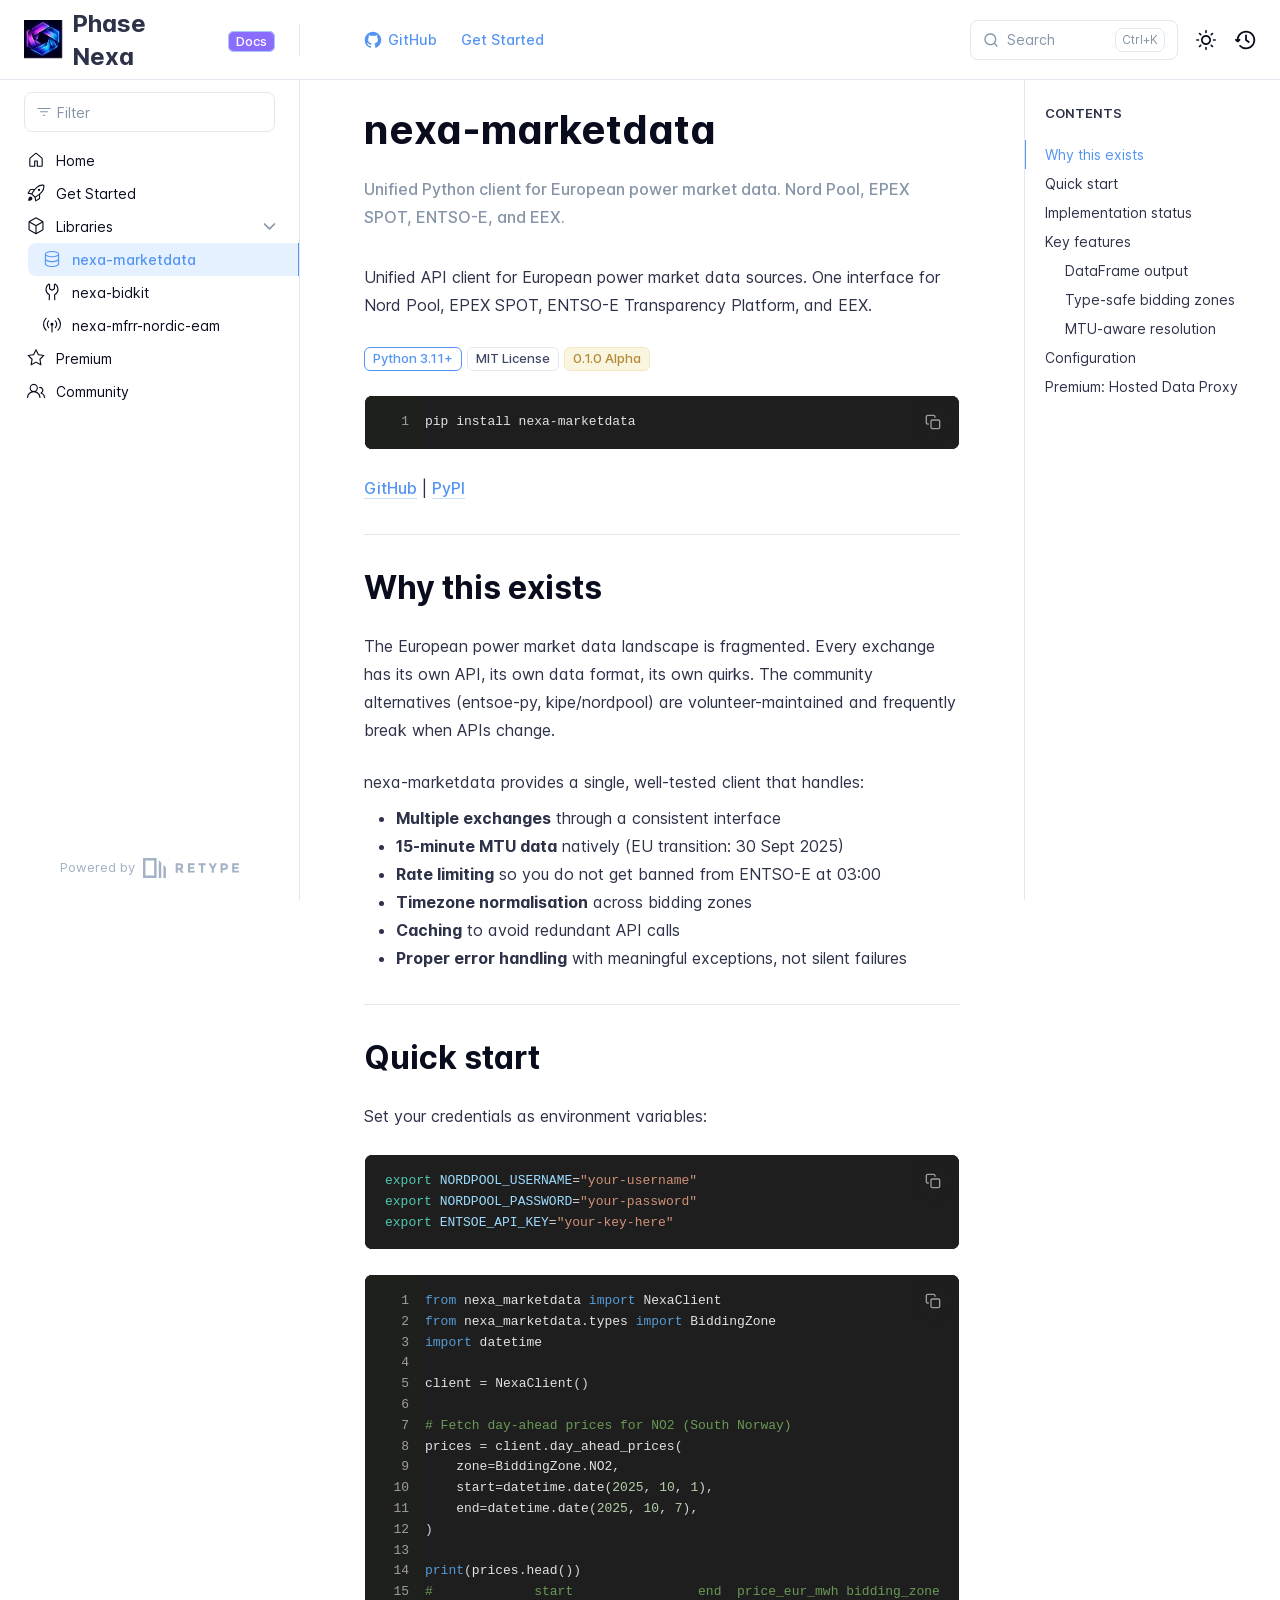
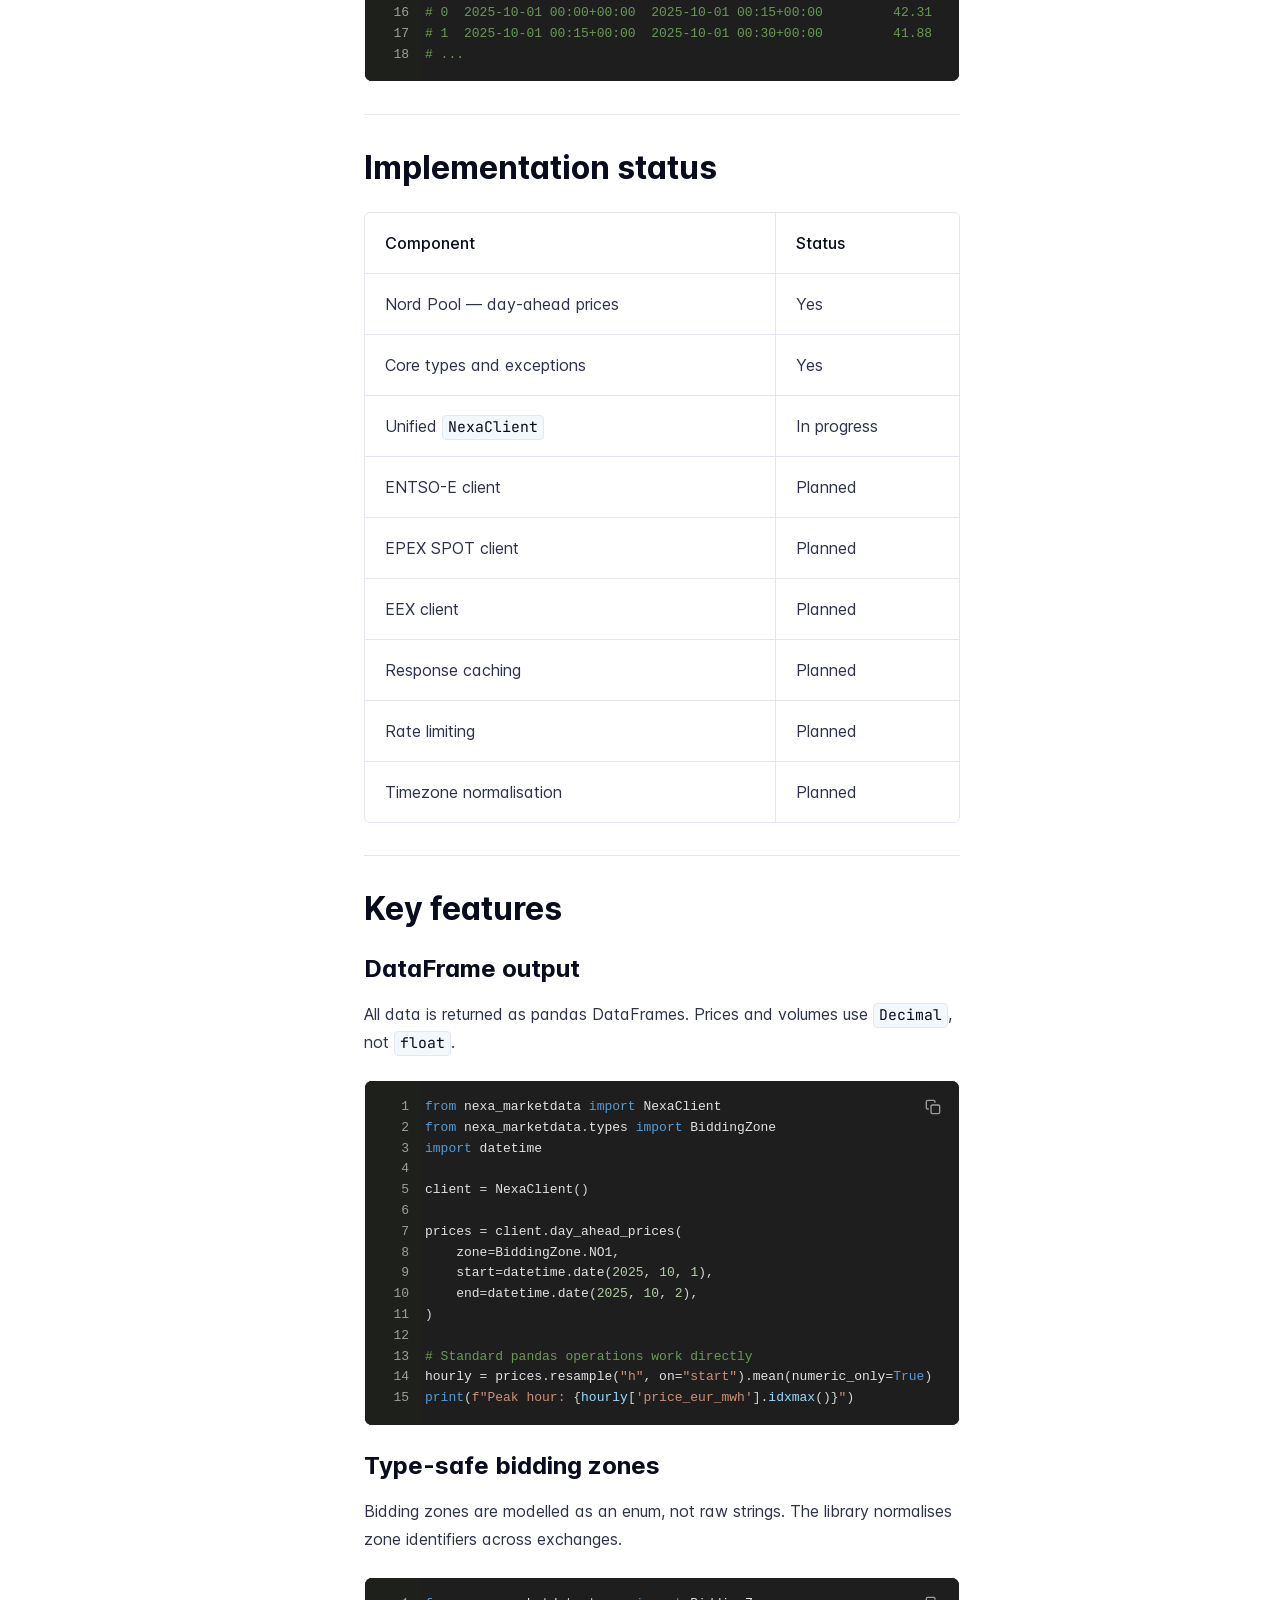
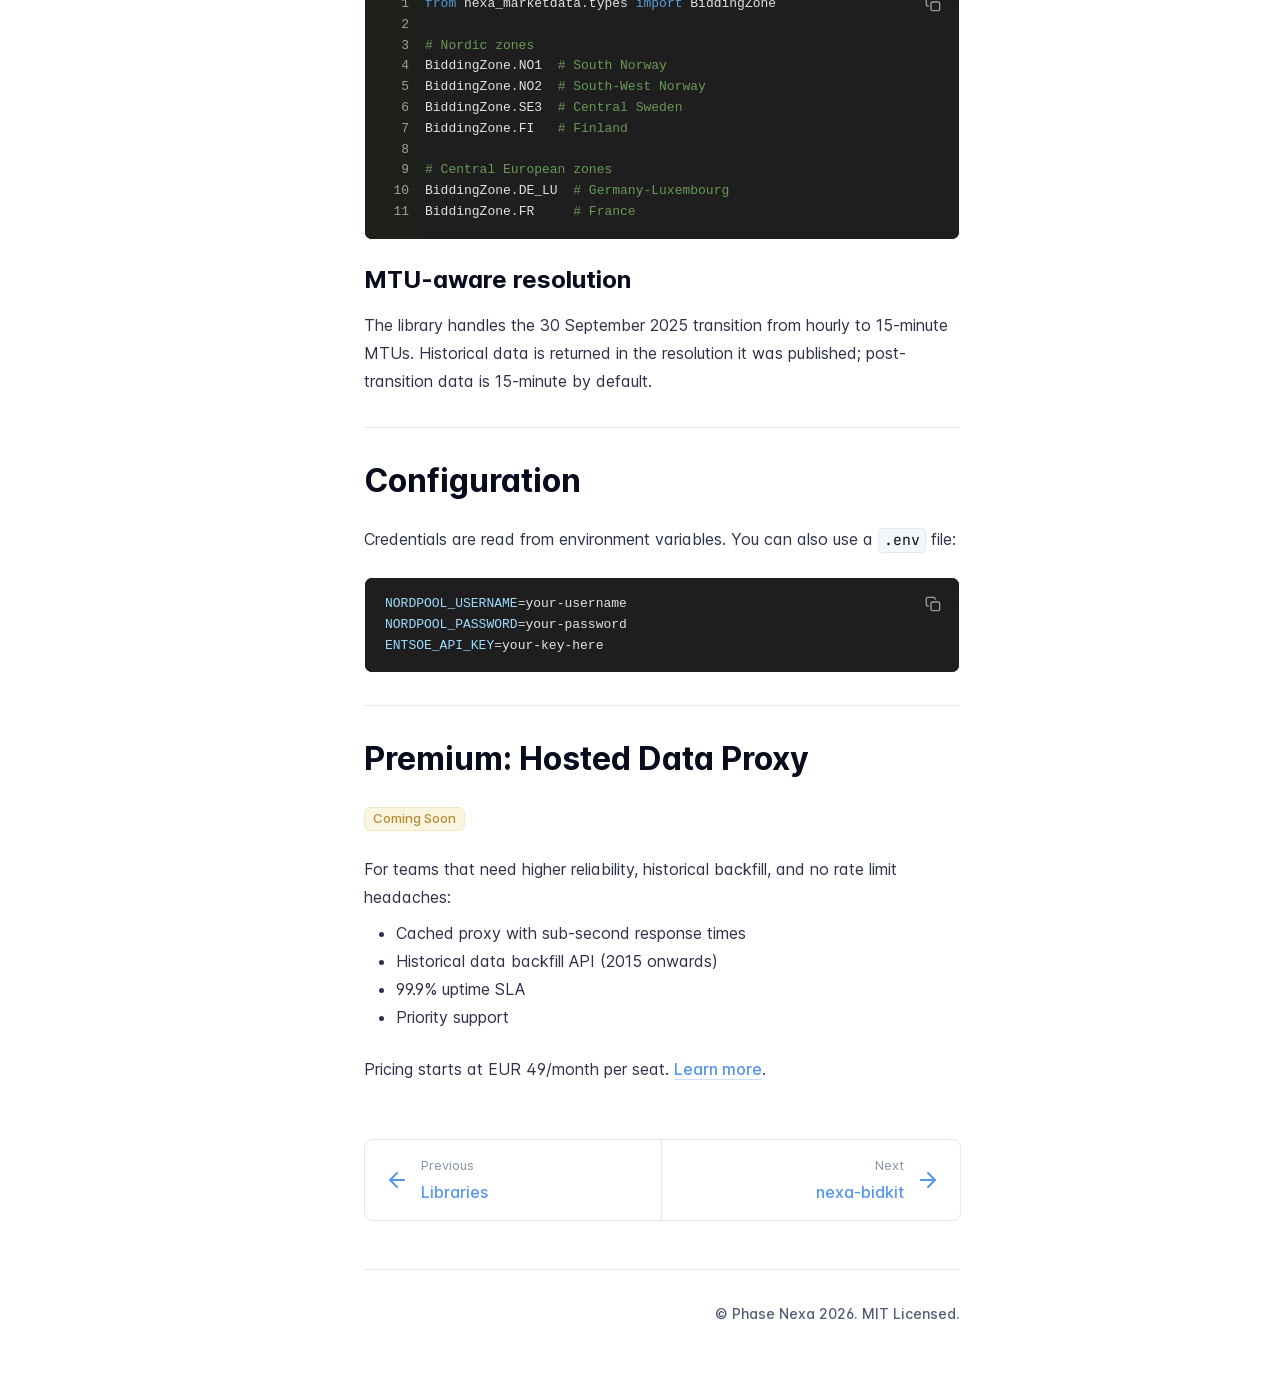
<file: libraries/nexa-marketdata/index.html>
<!DOCTYPE html>
<html lang="en" class="h-full">
<head>
    <meta charset="UTF-8">
    <meta name="viewport" content="width=device-width,initial-scale=1">
    <meta name="color-scheme" content="light dark">
    <meta name="turbo-cache-control" content="no-cache" data-turbo-track="reload" data-track-token="4.4.0.827654853524">

    <!-- See retype.com -->
    <meta name="generator" content="Retype 4.4.0">

    <!-- Primary Meta Tags -->
    <title>nexa-marketdata</title>
    <meta name="title" content="nexa-marketdata">
    <meta name="description" content="Unified Python client for European power market data. Nord Pool, EPEX SPOT, ENTSO-E, and EEX.">

    <!-- Canonical -->
    <link rel="canonical" href="https://phasenexa.github.io/libraries/nexa-marketdata/">

    <!-- Open Graph -->
    <meta property="og:type" content="website">
    <meta property="og:url" content="https://phasenexa.github.io/libraries/nexa-marketdata/">
    <meta property="og:title" content="nexa-marketdata">
    <meta property="og:description" content="Unified Python client for European power market data. Nord Pool, EPEX SPOT, ENTSO-E, and EEX.">
    <meta property="og:site_name" content="Phase Nexa">
    <meta property="og:locale" content="en_US">

    <!-- Twitter -->
    <meta name="twitter:card" content="summary_large_image">
    <meta name="twitter:url" content="https://phasenexa.github.io/libraries/nexa-marketdata/">
    <meta name="twitter:title" content="nexa-marketdata">
    <meta name="twitter:description" content="Unified Python client for European power market data. Nord Pool, EPEX SPOT, ENTSO-E, and EEX.">

    <script data-cfasync="false">(function(){var cl=document.documentElement.classList,ls=localStorage.getItem("retype_scheme"),hd=cl.contains("dark"),hl=cl.contains("light"),wm=window.matchMedia&&window.matchMedia("(prefers-color-scheme: dark)").matches;if(ls==="dark"||(!ls&&wm&&!hd&&!hl)){cl.remove("light");cl.add("dark")}else if(ls==="light"||(!ls&&!wm&&!hd&&!hl)){cl.remove("dark");cl.add("light")}})();</script>

    <link href="../../resources/css/retype.css?v=4.4.0.827654853524" rel="stylesheet">

    <script data-cfasync="false" src="../../resources/js/config.js?v=4.4.0.827654853524" data-turbo-eval="false" defer></script>
    <script data-cfasync="false" src="../../resources/js/retype.js?v=4.4.0" data-turbo-eval="false" defer></script>
    <script id="lunr-js" data-cfasync="false" src="../../resources/js/lunr.js?v=4.4.0.827654853524" data-turbo-eval="false" defer></script>
    <script id="prism-js" data-cfasync="false" src="../../resources/js/prism.js?v=4.4.0.827654853524" defer></script>

    <link rel="stylesheet" href="/static/css/custom.css">
    <link rel="preconnect" href="https://fonts.googleapis.com">
    <link rel="preconnect" href="https://fonts.gstatic.com" crossorigin>
    <link href="https://fonts.googleapis.com/css2?family=Inter:wght@400;500;600;700&family=JetBrains+Mono:wght@400;500&display=swap" rel="stylesheet">

</head>
<body>
    <div id="retype-app" class="relative text-base antialiased text-base-text bg-base-bg font-body">
    <div class="absolute bottom-0 left-0" style="top: 5rem; right: 50%"></div>

    <header id="retype-header" class="sticky top-0 z-30 flex w-full h-16 bg-header-bg border-b border-header-border md:h-20">
        <div class="container relative flex items-center justify-between pr-6 grow md:justify-start">
            <!-- Mobile menu button skeleton -->
            <button v-cloak class="skeleton retype-mobile-menu-button flex items-center justify-center shrink-0 overflow-hidden dark:text-white focus:outline-hidden rounded-full w-10 h-10 ml-3.5 md:hidden"><svg xmlns="http://www.w3.org/2000/svg" class="mb-px shrink-0" width="24" height="24" viewBox="0 0 24 24" role="presentation" style="margin-bottom: 0px;"><g fill="currentColor"><path d="M2 4h20v2H2zM2 11h20v2H2zM2 18h20v2H2z"></path></g></svg></button>
            <div v-cloak id="retype-sidebar-left-toggle-button"></div>
    
            <!-- Logo -->
            <div class="flex items-center justify-between h-full py-2 md:w-75">
                <div class="flex items-center px-2 md:px-6">
                    <a id="retype-branding-logo" href="https://phasenexa.github.io/" class="flex items-center leading-snug text-2xl">
                        <span class="w-10 mr-2 grow-0 shrink-0 overflow-hidden">
                            <img class="max-h-10 dark:hidden md:inline-block" src="../../static/images/logo.png" alt="" height="36">
                            <img class="max-h-10 hidden dark:inline-block" src="../../static/images/logo.png" alt="" height="36">
                        </span>
                        <span class="dark:text-white font-bold line-clamp-1 md:line-clamp-2">Phase Nexa</span>
                    </a><span id="retype-branding-label" class="inline-flex mt-1 px-2 py-1 ml-4 text-xs font-medium leading-none items-center rounded-md bg-branding-label-bg text-branding-label-text ring-1 ring-branding-label-border ring-inset md:inline-block">Docs</span>
                </div>
    
                <span class="hidden h-8 border-r md:inline-block border-base-border"></span>
            </div>
    
            <div class="flex justify-between md:grow">
                <!-- Top Nav -->
                <nav id="retype-header-nav" class="hidden md:flex">
                    <ul class="flex flex-col mb-4 md:pl-16 md:mb-0 md:flex-row md:items-center">
                        <li class="mr-6">
                            <a class="py-2 md:mb-0 inline-flex items-center text-sm whitespace-nowrap transition-colors duration-200 ease-linear md:text-header-text font-header-text hover:text-header-text-hover" href="https://github.com/phasenexa">
                                <svg xmlns="http://www.w3.org/2000/svg" class="block shrink-0 mr-1.5" width="18" height="18" viewBox="0 0 24 24" fill="currentColor" aria-hidden="true" focusable="false">
                                    <path d="M10.303 16.652c-2.837-.344-4.835-2.385-4.835-5.028 0-1.074.387-2.235 1.031-3.008-.279-.709-.236-2.214.086-2.837.86-.107 2.02.344 2.708.967.816-.258 1.676-.386 2.728-.386 1.053 0 1.913.128 2.686.365.666-.602 1.848-1.053 2.708-.946.3.581.344 2.085.064 2.815.688.817 1.053 1.913 1.053 3.03 0 2.643-1.998 4.641-4.877 5.006.73.473 1.224 1.504 1.224 2.686v2.235c0 .644.537 1.01 1.182.752 3.889-1.483 6.94-5.372 6.94-10.185 0-6.081-4.942-11.044-11.022-11.044-6.081 0-10.98 4.963-10.98 11.044a10.84 10.84 0 0 0 7.112 10.206c.58.215 1.139-.172 1.139-.752v-1.719a2.768 2.768 0 0 1-1.032.215c-1.418 0-2.256-.773-2.857-2.213-.237-.58-.495-.924-.989-.988-.258-.022-.344-.129-.344-.258 0-.258.43-.451.86-.451.623 0 1.16.386 1.719 1.181.43.623.881.903 1.418.903.537 0 .881-.194 1.375-.688.365-.365.645-.687.903-.902Z"/>
                                </svg>
                                <span>GitHub</span>
                            </a>
                        </li>
                        <li class="mr-6">
                            <a class="py-2 md:mb-0 inline-flex items-center text-sm whitespace-nowrap transition-colors duration-200 ease-linear md:text-header-text font-header-text hover:text-header-text-hover" href="../../getting-started/">Get Started</a>
                        </li>
    
                    </ul>
                </nav>
    
                <div v-cloak class="flex justify-end grow">
                    <div id="retype-mobile-search-button"></div>
                    <doc-search-desktop></doc-search-desktop>
    
                    <doc-theme-switch class="lg:ml-2"></doc-theme-switch>
                    <doc-history></doc-history>
                </div>
            </div>
        </div>
    </header>


    <div id="retype-container" class="container relative flex bg-white">
        <!-- Sidebar Skeleton -->
        <div v-cloak class="fixed flex flex-col shrink-0 duration-300 ease-in-out bg-sidebar-left-bg border-sidebar-left-border sidebar top-20 w-75 border-r h-screen md:sticky transition-transform skeleton">
        
            <div class="flex items-center h-16 px-6">
                <input id="retype-filter-input-mock" class="w-full h-10 pl-8 px-3 py-2 transition-colors duration-200 ease-linear bg-filter-bg border border-filter-border rounded-lg shadow-none md:text-sm hover:border-filter-border-hover focus:outline-hidden focus:border-filter-border-focus placeholder-filter-placeholder" type="text">
            </div>
        
            <div class="pl-6 mt-1 mb-4">
                <div class="w-32 h-3 mb-4 bg-skeleton-bg rounded-full loading"></div>
                <div class="w-48 h-3 mb-4 bg-skeleton-bg rounded-full loading"></div>
                <div class="w-40 h-3 mb-4 bg-skeleton-bg rounded-full loading"></div>
                <div class="w-32 h-3 mb-4 bg-skeleton-bg rounded-full loading"></div>
                <div class="w-48 h-3 mb-4 bg-skeleton-bg rounded-full loading"></div>
                <div class="w-40 h-3 mb-4 bg-skeleton-bg rounded-full loading"></div>
            </div>
        
            <div class="shrink-0 mt-auto bg-transparent dark:border-base-border">
                <a class="flex items-center justify-center flex-nowrap h-16 text-gray-350 dark:text-dark-400 hover:text-gray-600 dark:hover:text-dark-300 transition-colors duration-150 ease-in docs-powered-by" target="_blank" href="https://retype.com/" rel="noopener">
                    <span class="text-xs whitespace-nowrap">Powered by</span>
                    <svg xmlns="http://www.w3.org/2000/svg" class="ml-2" fill="currentColor" width="96" height="20" overflow="visible"><path d="M0 0v20h13.59V0H0zm11.15 17.54H2.44V2.46h8.71v15.08zM15.8 20h2.44V4.67L15.8 2.22zM20.45 6.89V20h2.44V9.34z"/><g><path d="M40.16 8.44c0 1.49-.59 2.45-1.75 2.88l2.34 3.32h-2.53l-2.04-2.96h-1.43v2.96h-2.06V5.36h3.5c1.43 0 2.46.24 3.07.73s.9 1.27.9 2.35zm-2.48 1.1c.26-.23.38-.59.38-1.09 0-.5-.13-.84-.4-1.03s-.73-.28-1.39-.28h-1.54v2.75h1.5c.72 0 1.2-.12 1.45-.35zM51.56 5.36V7.2h-4.59v1.91h4.13v1.76h-4.13v1.92h4.74v1.83h-6.79V5.36h6.64zM60.09 7.15v7.48h-2.06V7.15h-2.61V5.36h7.28v1.79h-2.61zM70.81 14.64h-2.06v-3.66l-3.19-5.61h2.23l1.99 3.45 1.99-3.45H74l-3.19 5.61v3.66zM83.99 6.19c.65.55.97 1.4.97 2.55s-.33 1.98-1 2.51-1.68.8-3.04.8h-1.23v2.59h-2.06V5.36h3.26c1.42 0 2.45.28 3.1.83zm-1.51 3.65c.25-.28.37-.69.37-1.22s-.16-.92-.48-1.14c-.32-.23-.82-.34-1.5-.34H79.7v3.12h1.38c.68 0 1.15-.14 1.4-.42zM95.85 5.36V7.2h-4.59v1.91h4.13v1.76h-4.13v1.92H96v1.83h-6.79V5.36h6.64z"/></g></svg>
                </a>
            </div>
        </div>
        
        <!-- Sidebar component -->
        <doc-sidebar v-cloak>
            <template #sidebar-footer>
                <div class="shrink-0 mt-auto border-t md:bg-transparent md:border-none dark:border-base-border">
        
                    <div class="py-3 px-6 md:hidden border-b dark:border-base-border">
                        <nav>
                            <ul class="flex flex-wrap justify-center items-center">
                                <li class="mr-6">
                                    <a class="block py-1 inline-flex items-center text-sm whitespace-nowrap transition-colors duration-200 ease-linear md:text-header-text font-header-text hover:text-header-text-hover" href="https://github.com/phasenexa">
                                        <svg xmlns="http://www.w3.org/2000/svg" class="block shrink-0 mr-1.5" width="18" height="18" viewBox="0 0 24 24" fill="currentColor" aria-hidden="true" focusable="false">
                                            <path d="M10.303 16.652c-2.837-.344-4.835-2.385-4.835-5.028 0-1.074.387-2.235 1.031-3.008-.279-.709-.236-2.214.086-2.837.86-.107 2.02.344 2.708.967.816-.258 1.676-.386 2.728-.386 1.053 0 1.913.128 2.686.365.666-.602 1.848-1.053 2.708-.946.3.581.344 2.085.064 2.815.688.817 1.053 1.913 1.053 3.03 0 2.643-1.998 4.641-4.877 5.006.73.473 1.224 1.504 1.224 2.686v2.235c0 .644.537 1.01 1.182.752 3.889-1.483 6.94-5.372 6.94-10.185 0-6.081-4.942-11.044-11.022-11.044-6.081 0-10.98 4.963-10.98 11.044a10.84 10.84 0 0 0 7.112 10.206c.58.215 1.139-.172 1.139-.752v-1.719a2.768 2.768 0 0 1-1.032.215c-1.418 0-2.256-.773-2.857-2.213-.237-.58-.495-.924-.989-.988-.258-.022-.344-.129-.344-.258 0-.258.43-.451.86-.451.623 0 1.16.386 1.719 1.181.43.623.881.903 1.418.903.537 0 .881-.194 1.375-.688.365-.365.645-.687.903-.902Z"/>
                                        </svg>
                                        <span>GitHub</span>
                                    </a>
                                </li>
                                <li class="mr-6">
                                    <a class="block py-1 inline-flex items-center text-sm whitespace-nowrap transition-colors duration-200 ease-linear md:text-header-text font-header-text hover:text-header-text-hover" href="../../getting-started/">Get Started</a>
                                </li>
        
                            </ul>
                        </nav>
                    </div>
        
                    <a class="flex items-center justify-center flex-nowrap h-16 text-gray-350 dark:text-dark-400 hover:text-gray-600 dark:hover:text-dark-300 transition-colors duration-150 ease-in docs-powered-by" target="_blank" href="https://retype.com/" rel="noopener">
                        <span class="text-xs whitespace-nowrap">Powered by</span>
                        <svg xmlns="http://www.w3.org/2000/svg" class="ml-2" fill="currentColor" width="96" height="20" overflow="visible"><path d="M0 0v20h13.59V0H0zm11.15 17.54H2.44V2.46h8.71v15.08zM15.8 20h2.44V4.67L15.8 2.22zM20.45 6.89V20h2.44V9.34z"/><g><path d="M40.16 8.44c0 1.49-.59 2.45-1.75 2.88l2.34 3.32h-2.53l-2.04-2.96h-1.43v2.96h-2.06V5.36h3.5c1.43 0 2.46.24 3.07.73s.9 1.27.9 2.35zm-2.48 1.1c.26-.23.38-.59.38-1.09 0-.5-.13-.84-.4-1.03s-.73-.28-1.39-.28h-1.54v2.75h1.5c.72 0 1.2-.12 1.45-.35zM51.56 5.36V7.2h-4.59v1.91h4.13v1.76h-4.13v1.92h4.74v1.83h-6.79V5.36h6.64zM60.09 7.15v7.48h-2.06V7.15h-2.61V5.36h7.28v1.79h-2.61zM70.81 14.64h-2.06v-3.66l-3.19-5.61h2.23l1.99 3.45 1.99-3.45H74l-3.19 5.61v3.66zM83.99 6.19c.65.55.97 1.4.97 2.55s-.33 1.98-1 2.51-1.68.8-3.04.8h-1.23v2.59h-2.06V5.36h3.26c1.42 0 2.45.28 3.1.83zm-1.51 3.65c.25-.28.37-.69.37-1.22s-.16-.92-.48-1.14c-.32-.23-.82-.34-1.5-.34H79.7v3.12h1.38c.68 0 1.15-.14 1.4-.42zM95.85 5.36V7.2h-4.59v1.91h4.13v1.76h-4.13v1.92H96v1.83h-6.79V5.36h6.64z"/></g></svg>
                    </a>
                </div>
            </template>
        </doc-sidebar>

        <div class="grow min-w-0 bg-body-bg">
            <!-- Render "toolbar" template here on api pages --><!-- Render page content -->
<div class="flex">
    <div id="retype-main" class="min-w-0 p-4 grow md:px-16">
        <main class="relative pb-12 lg:pt-2">
            <div class="retype-markdown" id="retype-content">
                <!-- Rendered if sidebar right is enabled -->
                <div id="retype-sidebar-right-toggle"></div>
                <!-- Page content  -->
<h1 id="nexa-marketdata">nexa-marketdata</h1>
<div id="retype-page-description" class="description-display text-description font-description leading-description mb-description-margin-bottom mt-description-margin-top tracking-description text-transform-description">Unified Python client for European power market data. Nord Pool, EPEX SPOT, ENTSO-E, and EEX.</div>
<p>Unified API client for European power market data sources. One interface for Nord Pool, EPEX SPOT, ENTSO-E Transparency Platform, and EEX.</p>
<p><span class="no-link inline-flex align-middle items-center justify-center font-medium leading-none whitespace-nowrap text-badge-info-text bg-badge-info border border-badge-info-border h-6 px-2 text-xs rounded-md">
    <span>Python 3.11+</span>
</span> <span class="no-link inline-flex align-middle items-center justify-center font-medium leading-none whitespace-nowrap text-badge-light-text bg-badge-light border border-badge-light-border h-6 px-2 text-xs rounded-md">
    <span>MIT License</span>
</span> <span class="no-link inline-flex align-middle items-center justify-center font-medium leading-none whitespace-nowrap text-badge-warning-text bg-badge-warning border border-badge-warning-border h-6 px-2 text-xs rounded-md">
    <span>0.1.0 Alpha</span>
</span></p>
<div id="nexa-marketdata-code-1" class="codeblock-wrapper"><doc-codeblock line-numbers>
<pre translate="no" class="language-python"><code v-pre class="language-python">pip install nexa-marketdata</code></pre>
</doc-codeblock></div>
<p><a href="https://github.com/phasenexa/nexa-marketdata">GitHub</a> | <a href="https://pypi.org/project/nexa-marketdata/">PyPI</a></p>
<hr>
<h2 id="why-this-exists">Why this exists</h2>
<p>The European power market data landscape is fragmented. Every exchange has its own API, its own data format, its own quirks. The community alternatives (entsoe-py, kipe/nordpool) are volunteer-maintained and frequently break when APIs change.</p>
<p>nexa-marketdata provides a single, well-tested client that handles:</p>
<ul>
<li><strong>Multiple exchanges</strong> through a consistent interface</li>
<li><strong>15-minute MTU data</strong> natively (EU transition: 30 Sept 2025)</li>
<li><strong>Rate limiting</strong> so you do not get banned from ENTSO-E at 03:00</li>
<li><strong>Timezone normalisation</strong> across bidding zones</li>
<li><strong>Caching</strong> to avoid redundant API calls</li>
<li><strong>Proper error handling</strong> with meaningful exceptions, not silent failures</li>
</ul>
<hr>
<h2 id="quick-start">Quick start</h2>
<p>Set your credentials as environment variables:</p>
<div id="quick-start-code-1" class="codeblock-wrapper"><doc-codeblock>
<pre translate="no" class="language-bash"><code v-pre class="language-bash">export NORDPOOL_USERNAME=&quot;your-username&quot;
export NORDPOOL_PASSWORD=&quot;your-password&quot;
export ENTSOE_API_KEY=&quot;your-key-here&quot;</code></pre>
</doc-codeblock></div>
<div id="quick-start-code-2" class="codeblock-wrapper"><doc-codeblock line-numbers>
<pre translate="no" class="language-python"><code v-pre class="language-python">from nexa_marketdata import NexaClient
from nexa_marketdata.types import BiddingZone
import datetime

client = NexaClient()

# Fetch day-ahead prices for NO2 (South Norway)
prices = client.day_ahead_prices(
    zone=BiddingZone.NO2,
    start=datetime.date(2025, 10, 1),
    end=datetime.date(2025, 10, 7),
)

print(prices.head())
#             start                end  price_eur_mwh bidding_zone
# 0  2025-10-01 00:00+00:00  2025-10-01 00:15+00:00         42.31          NO2
# 1  2025-10-01 00:15+00:00  2025-10-01 00:30+00:00         41.88          NO2
# ...</code></pre>
</doc-codeblock></div>
<hr>
<h2 id="implementation-status">Implementation status</h2>
<div class="table-wrapper scrollbar overflow-hidden">
<table class="comfortable">
<thead>
<tr>
<th>Component</th>
<th>Status</th>
</tr>
</thead>
<tbody>
<tr>
<td>Nord Pool — day-ahead prices</td>
<td>Yes</td>
</tr>
<tr>
<td>Core types and exceptions</td>
<td>Yes</td>
</tr>
<tr>
<td>Unified <code translate="no" v-pre>NexaClient</code></td>
<td>In progress</td>
</tr>
<tr>
<td>ENTSO-E client</td>
<td>Planned</td>
</tr>
<tr>
<td>EPEX SPOT client</td>
<td>Planned</td>
</tr>
<tr>
<td>EEX client</td>
<td>Planned</td>
</tr>
<tr>
<td>Response caching</td>
<td>Planned</td>
</tr>
<tr>
<td>Rate limiting</td>
<td>Planned</td>
</tr>
<tr>
<td>Timezone normalisation</td>
<td>Planned</td>
</tr>
</tbody>
</table>
</div>
<hr>
<h2 id="key-features">Key features</h2>
<h3 id="dataframe-output">DataFrame output</h3>
<p>All data is returned as pandas DataFrames. Prices and volumes use <code translate="no" v-pre>Decimal</code>, not <code translate="no" v-pre>float</code>.</p>
<div id="dataframe-output-code-1" class="codeblock-wrapper"><doc-codeblock line-numbers>
<pre translate="no" class="language-python"><code v-pre class="language-python">from nexa_marketdata import NexaClient
from nexa_marketdata.types import BiddingZone
import datetime

client = NexaClient()

prices = client.day_ahead_prices(
    zone=BiddingZone.NO1,
    start=datetime.date(2025, 10, 1),
    end=datetime.date(2025, 10, 2),
)

# Standard pandas operations work directly
hourly = prices.resample(&quot;h&quot;, on=&quot;start&quot;).mean(numeric_only=True)
print(f&quot;Peak hour: {hourly['price_eur_mwh'].idxmax()}&quot;)</code></pre>
</doc-codeblock></div>
<h3 id="type-safe-bidding-zones">Type-safe bidding zones</h3>
<p>Bidding zones are modelled as an enum, not raw strings. The library normalises zone identifiers across exchanges.</p>
<div id="type-safe-bidding-zones-code-1" class="codeblock-wrapper"><doc-codeblock line-numbers>
<pre translate="no" class="language-python"><code v-pre class="language-python">from nexa_marketdata.types import BiddingZone

# Nordic zones
BiddingZone.NO1  # South Norway
BiddingZone.NO2  # South-West Norway
BiddingZone.SE3  # Central Sweden
BiddingZone.FI   # Finland

# Central European zones
BiddingZone.DE_LU  # Germany-Luxembourg
BiddingZone.FR     # France</code></pre>
</doc-codeblock></div>
<h3 id="mtu-aware-resolution">MTU-aware resolution</h3>
<p>The library handles the 30 September 2025 transition from hourly to 15-minute MTUs. Historical data is returned in the resolution it was published; post-transition data is 15-minute by default.</p>
<hr>
<h2 id="configuration">Configuration</h2>
<p>Credentials are read from environment variables. You can also use a <code translate="no" v-pre>.env</code> file:</p>
<div id="configuration-code-1" class="codeblock-wrapper"><doc-codeblock>
<pre translate="no" class="language-bash"><code v-pre class="language-bash">NORDPOOL_USERNAME=your-username
NORDPOOL_PASSWORD=your-password
ENTSOE_API_KEY=your-key-here</code></pre>
</doc-codeblock></div>
<hr>
<h2 id="premium-hosted-data-proxy">Premium: Hosted Data Proxy</h2>
<p><span class="no-link inline-flex align-middle items-center justify-center font-medium leading-none whitespace-nowrap text-badge-warning-text bg-badge-warning border border-badge-warning-border h-6 px-2 text-xs rounded-md">
    <span>Coming Soon</span>
</span></p>
<p>For teams that need higher reliability, historical backfill, and no rate limit headaches:</p>
<ul>
<li>Cached proxy with sub-second response times</li>
<li>Historical data backfill API (2015 onwards)</li>
<li>99.9% uptime SLA</li>
<li>Priority support</li>
</ul>
<p>Pricing starts at EUR 49/month per seat. <a href="../../premium/">Learn more</a>.</p>

                
                <!-- Required only on API pages -->
                <doc-toolbar-member-filter-no-results></doc-toolbar-member-filter-no-results>
            </div>
            <footer id="retype-content-footer" class="clear-both">
            
                <nav id="retype-nextprev" class="print:hidden flex mt-14">
                    <div class="w-1/2">
                        <a class="px-5 py-4 h-full flex items-center break-normal font-medium text-body-link border border-base-border hover:border-base-border-hover rounded-l-lg transition-colors duration-150 relative hover:z-5" href="../../libraries/">
                            <svg xmlns="http://www.w3.org/2000/svg" class="mr-3" width="24" height="24" viewBox="0 0 24 24" fill="currentColor" overflow="visible"><path d="M19 11H7.41l5.29-5.29a.996.996 0 10-1.41-1.41l-7 7a1 1 0 000 1.42l7 7a1.024 1.024 0 001.42-.01.996.996 0 000-1.41L7.41 13H19c.55 0 1-.45 1-1s-.45-1-1-1z" /><path fill="none" d="M0 0h24v24H0z" /></svg>
                            <span>
                                <span class="block text-xs font-normal text-base-text-muted">Previous</span>
                                <span class="block mt-1">Libraries</span>
                            </span>
                        </a>
                    </div>
            
                    <div class="w-1/2">
                        <a class="px-5 py-4 -mx-px h-full flex items-center justify-end break-normal font-medium text-body-link border border-base-border hover:border-base-border-hover rounded-r-lg transition-colors duration-150 relative hover:z-5" href="../../libraries/nexa-bidkit/">
                            <span>
                                <span class="block text-xs font-normal text-right text-base-text-muted">Next</span>
                                <span class="block mt-1">nexa-​bidkit</span>
                            </span>
                            <svg xmlns="http://www.w3.org/2000/svg" class="ml-3" width="24" height="24" viewBox="0 0 24 24" fill="currentColor" overflow="visible"><path d="M19.92 12.38a1 1 0 00-.22-1.09l-7-7a.996.996 0 10-1.41 1.41l5.3 5.3H5c-.55 0-1 .45-1 1s.45 1 1 1h11.59l-5.29 5.29a.996.996 0 000 1.41c.19.2.44.3.7.3s.51-.1.71-.29l7-7c.09-.09.16-.21.21-.33z" /><path fill="none" d="M0 0h24v24H0z" /></svg>
                        </a>
                    </div>
                </nav>
            </footer>
        </main>

        <div id="retype-page-footer" class="print:border-none border-t border-base-border pt-6 mb-8">
            <footer class="flex flex-wrap items-center justify-between print:justify-center">
                <div id="retype-footer-links" class="print:hidden">
                    <ul class="flex flex-wrap items-center text-sm">
                    </ul>
                </div>
                <div id="retype-copyright" class="print:justify-center py-2 text-footer-text font-footer-link text-sm leading-relaxed"><p>© Phase Nexa 2026. MIT Licensed.</p></div>
            </footer>
        </div>
    </div>

    <!-- Rendered if sidebar right is enabled -->
    <!-- Sidebar right skeleton-->
    <div v-cloak class="fixed top-0 bottom-0 right-0 translate-x-full bg-sidebar-right-bg border-sidebar-right-border lg:sticky lg:border-l lg:shrink-0 lg:pt-6 lg:translate-x-0 sm:w-1/2 lg:w-64 lg:z-0 md:w-104 sidebar-right skeleton">
        <div class="pl-5">
            <div class="w-32 h-3 mb-4 bg-skeleton-bg rounded-full loading"></div>
            <div class="w-48 h-3 mb-4 bg-skeleton-bg rounded-full loading"></div>
            <div class="w-40 h-3 mb-4 bg-skeleton-bg rounded-full loading"></div>
        </div>
    </div>

    <!-- User should be able to hide sidebar right -->
    <doc-sidebar-right v-cloak></doc-sidebar-right>
</div>

        </div>
    </div>

    <doc-search-mobile></doc-search-mobile>
    <doc-back-to-top></doc-back-to-top>
</div>


    <div id="retype-overlay-target"></div>

    <script data-cfasync="false">window.__DOCS__ = { "title": "nexa-marketdata", level: 2, icon: "file", hasPrism: true, hasMermaid: false, hasMath: false, tocDepth: 23 }</script>
</body>
</html>
</file>
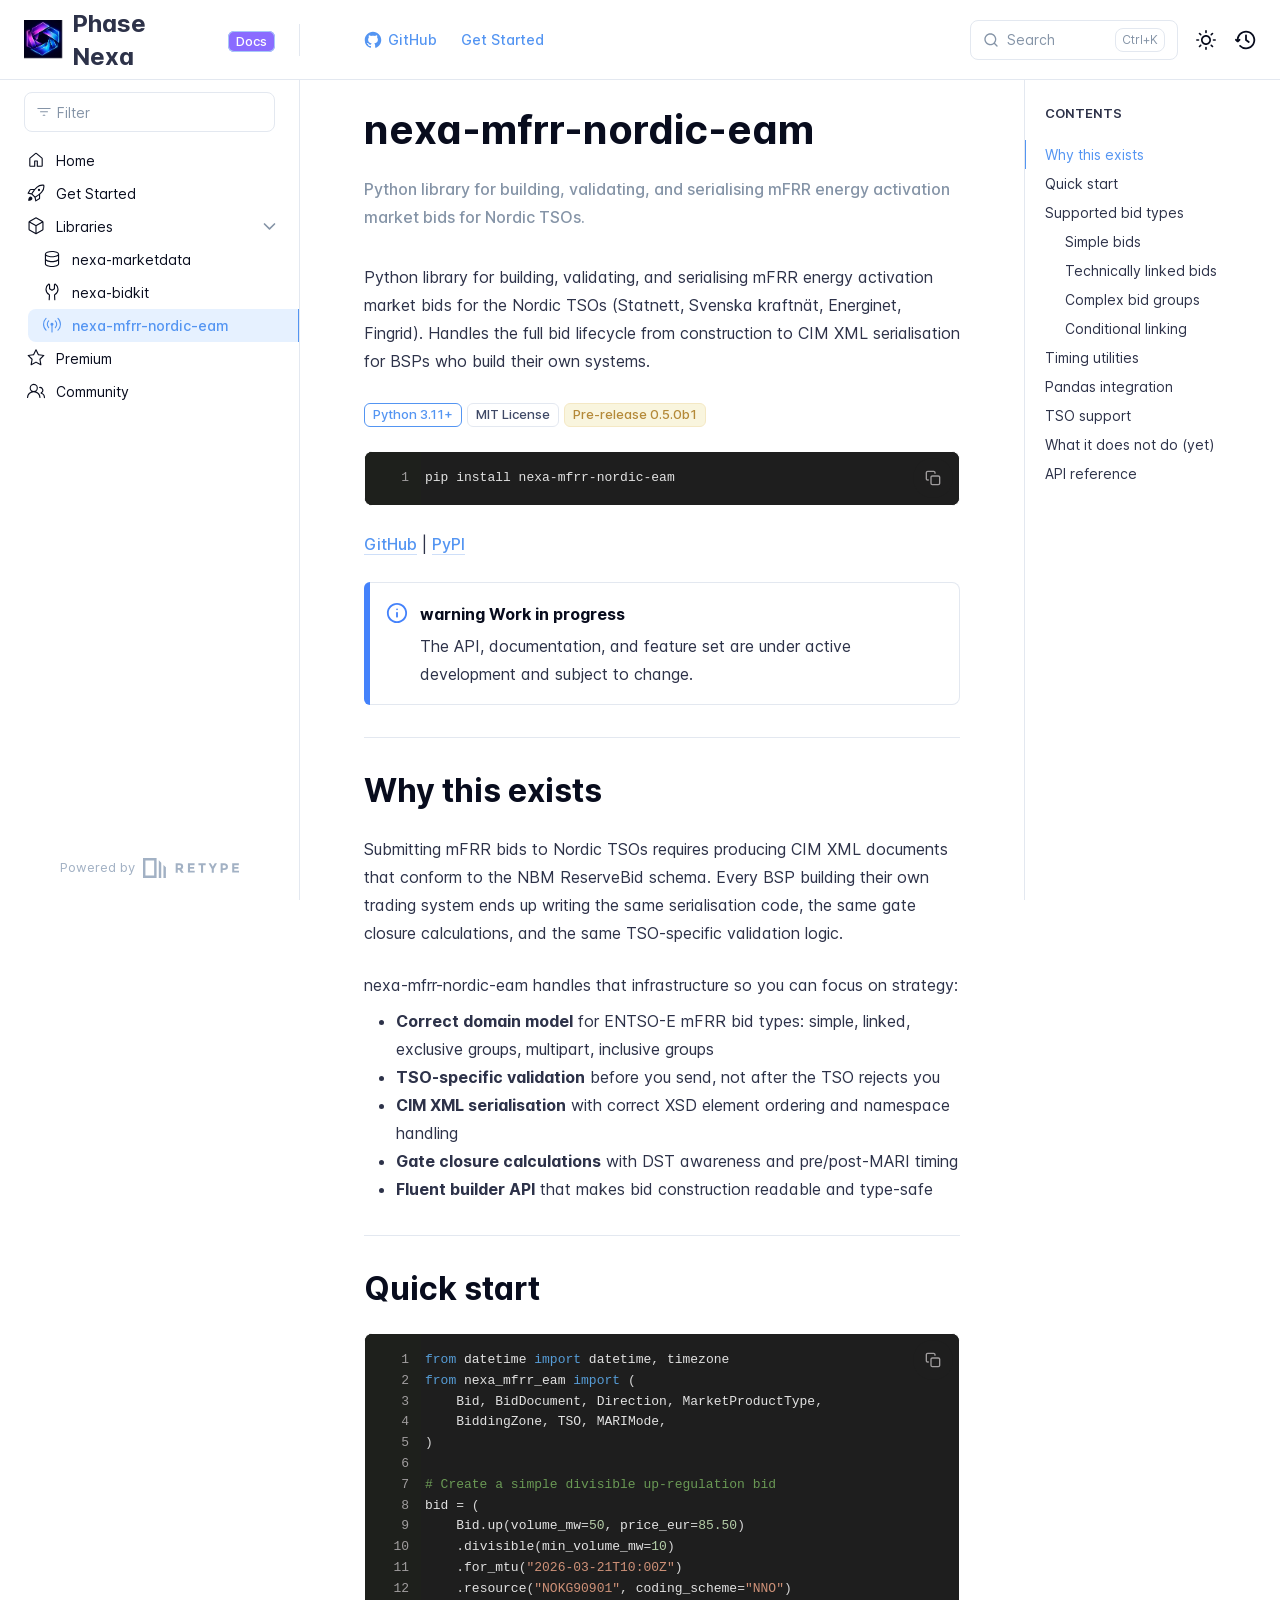
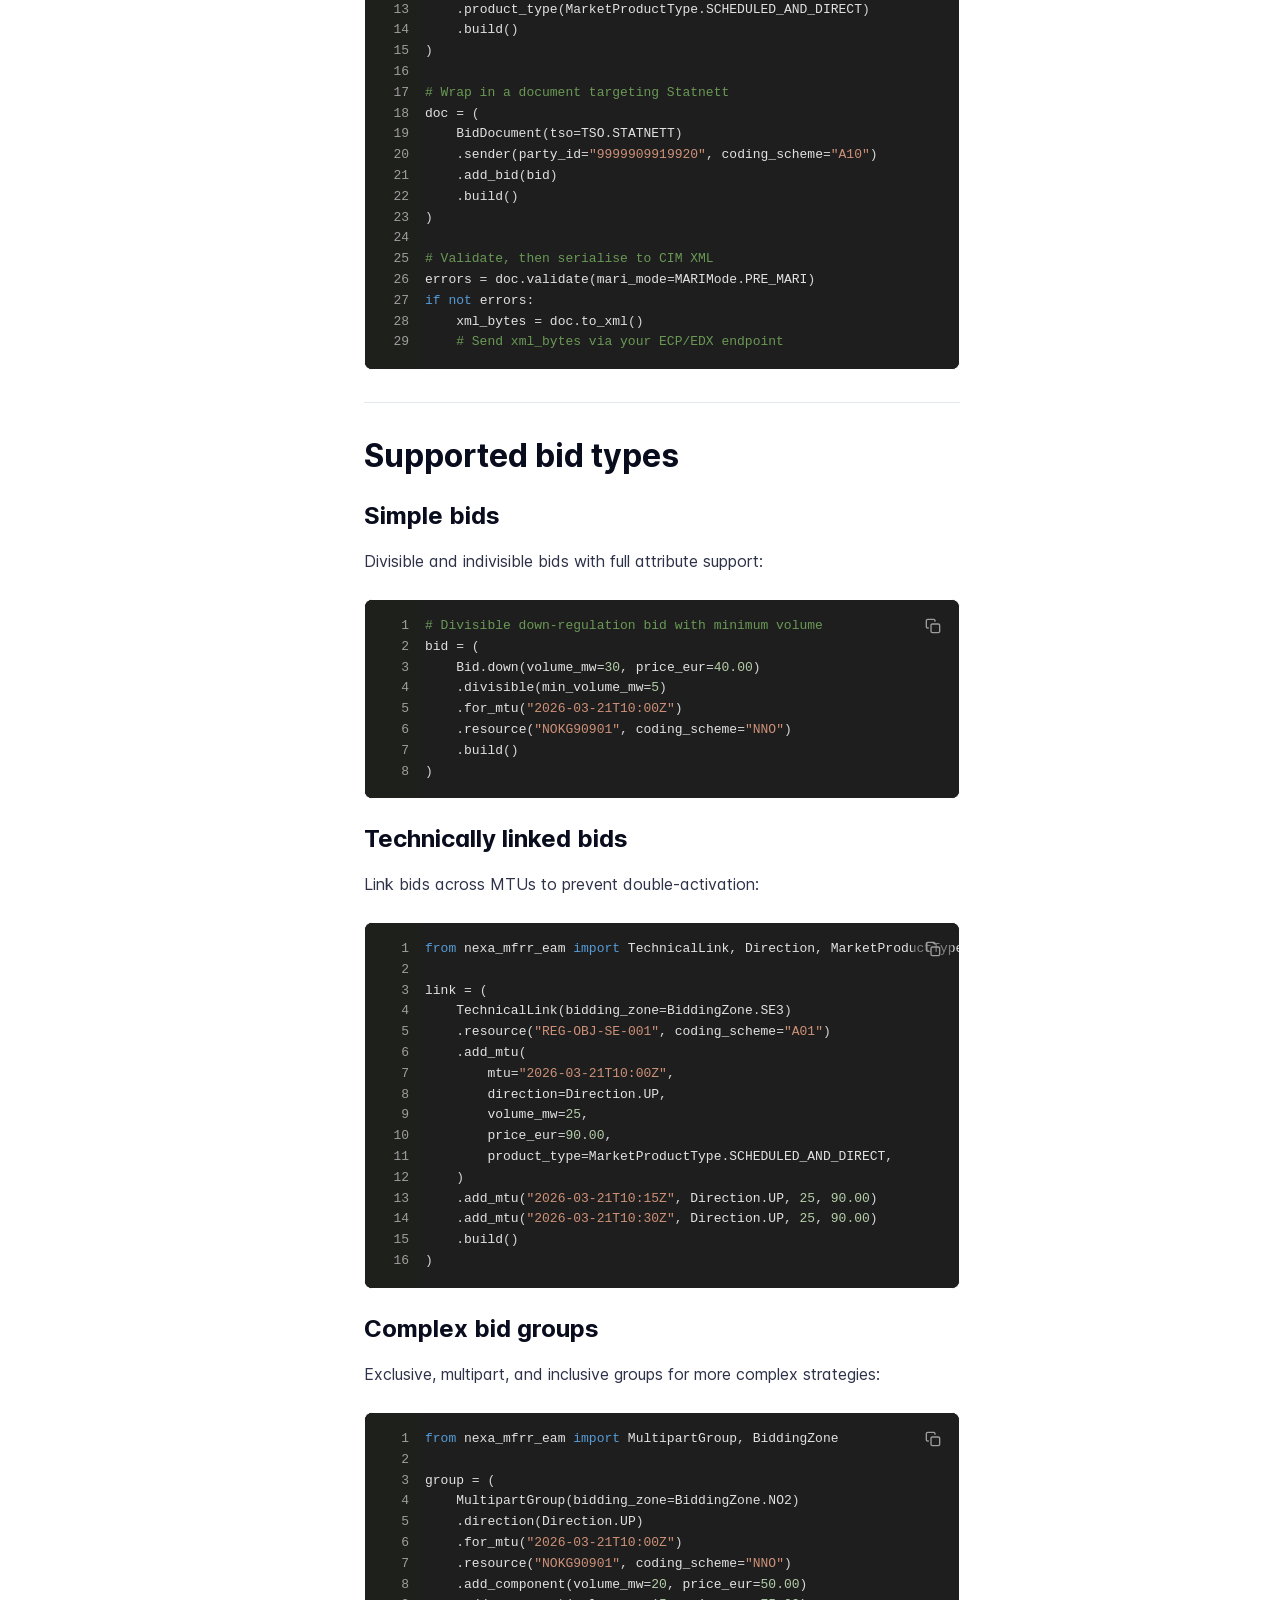
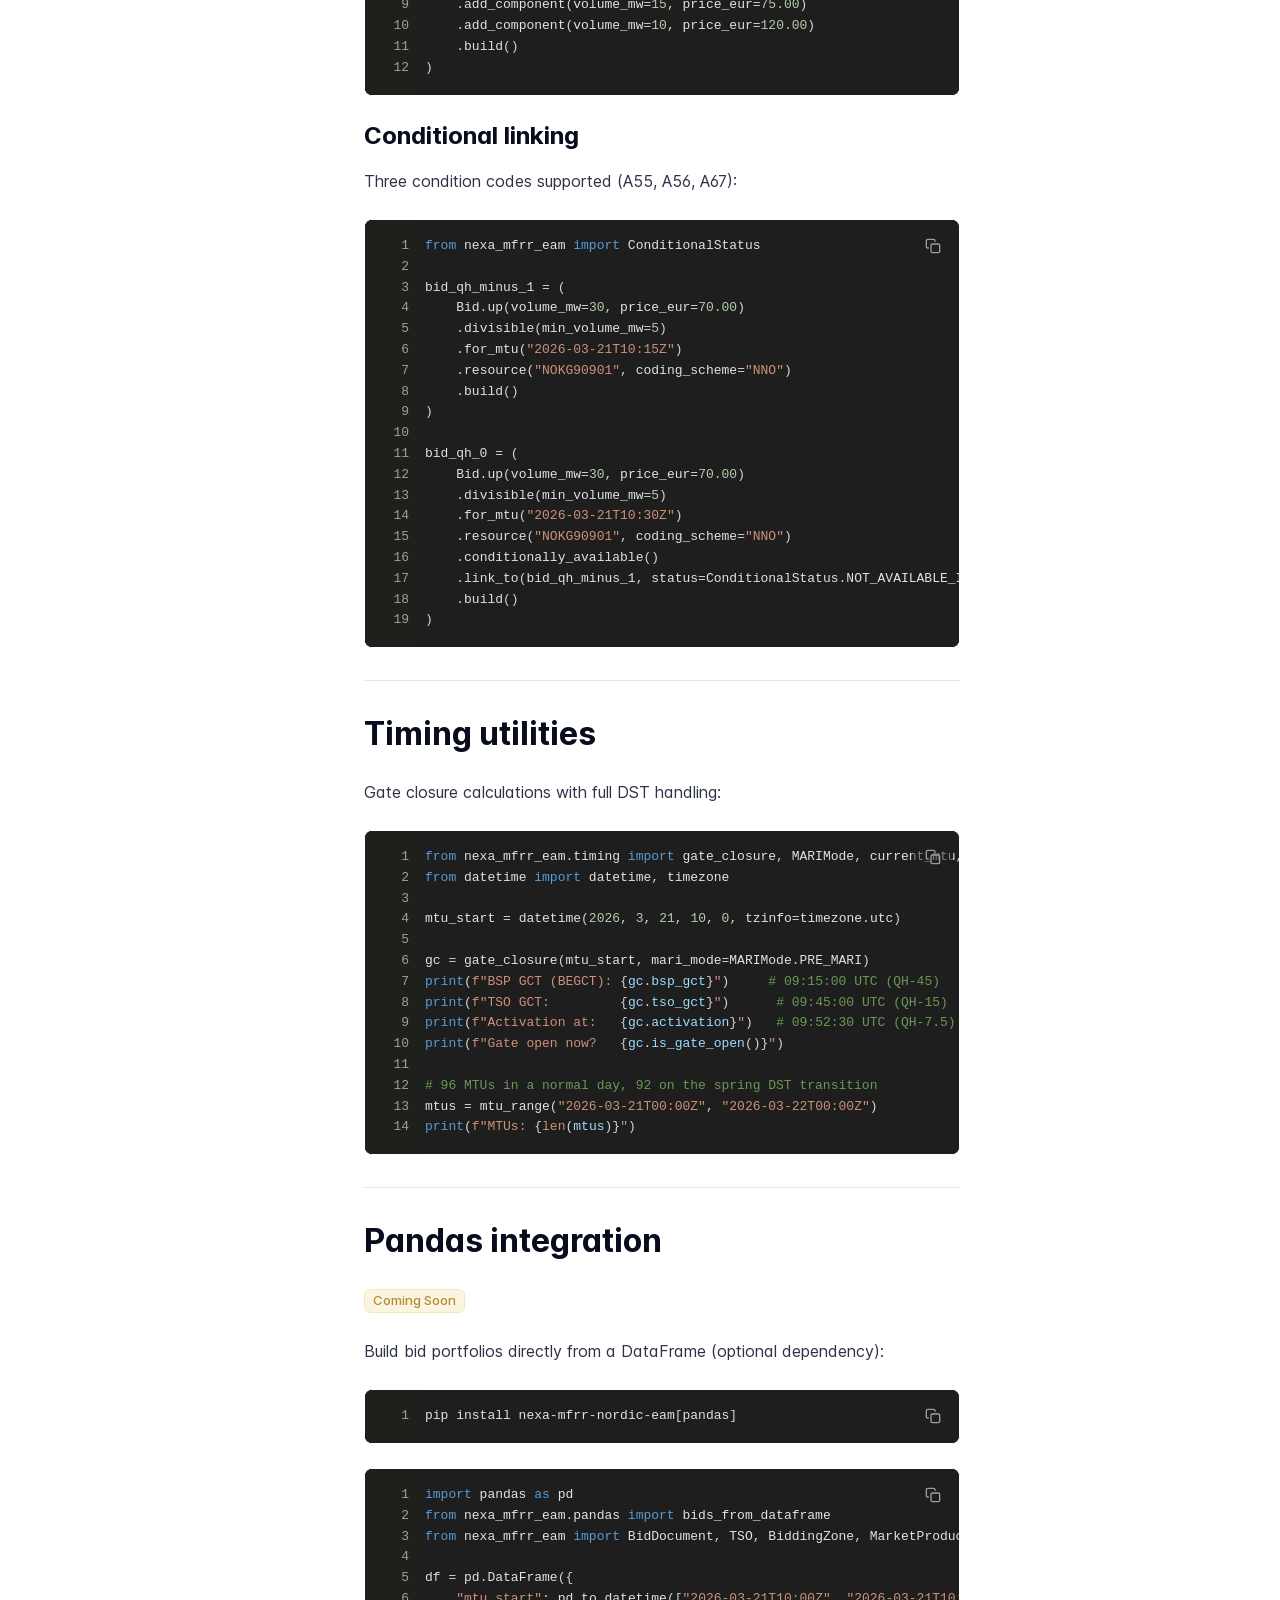
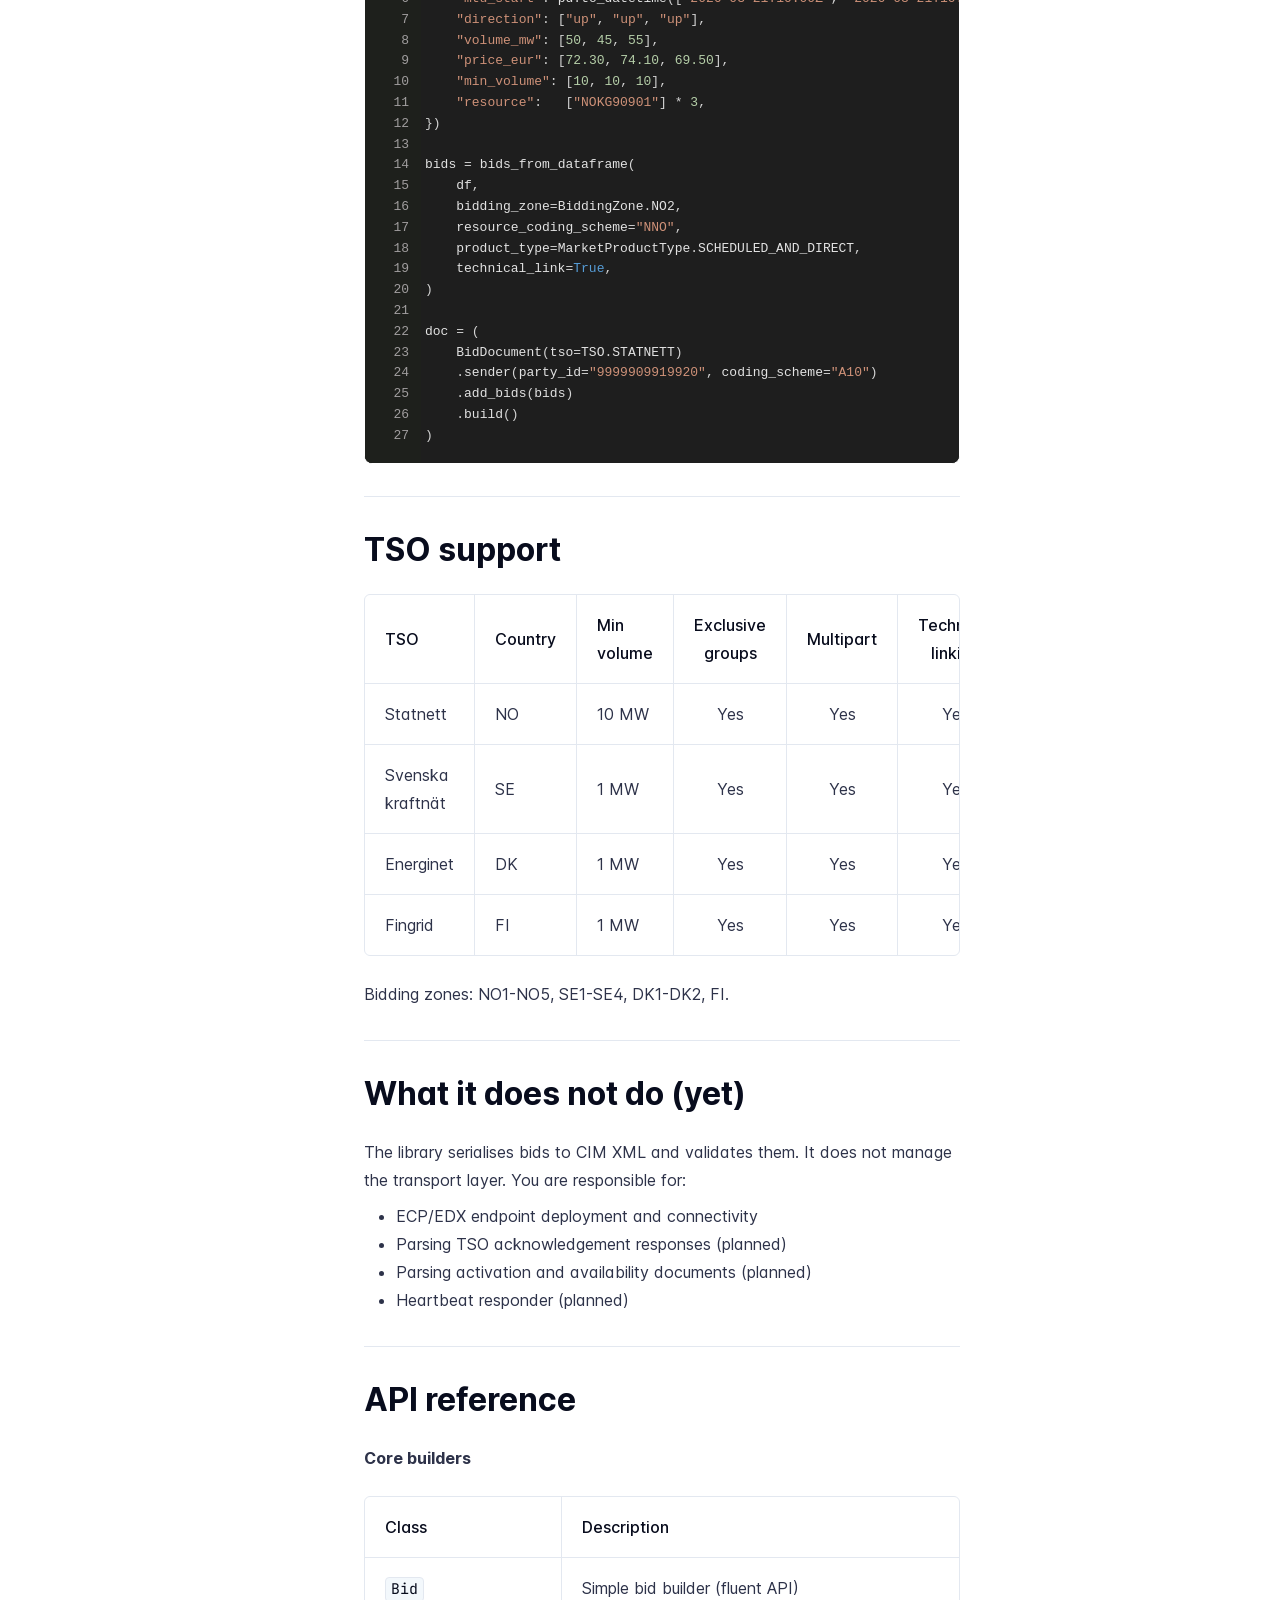
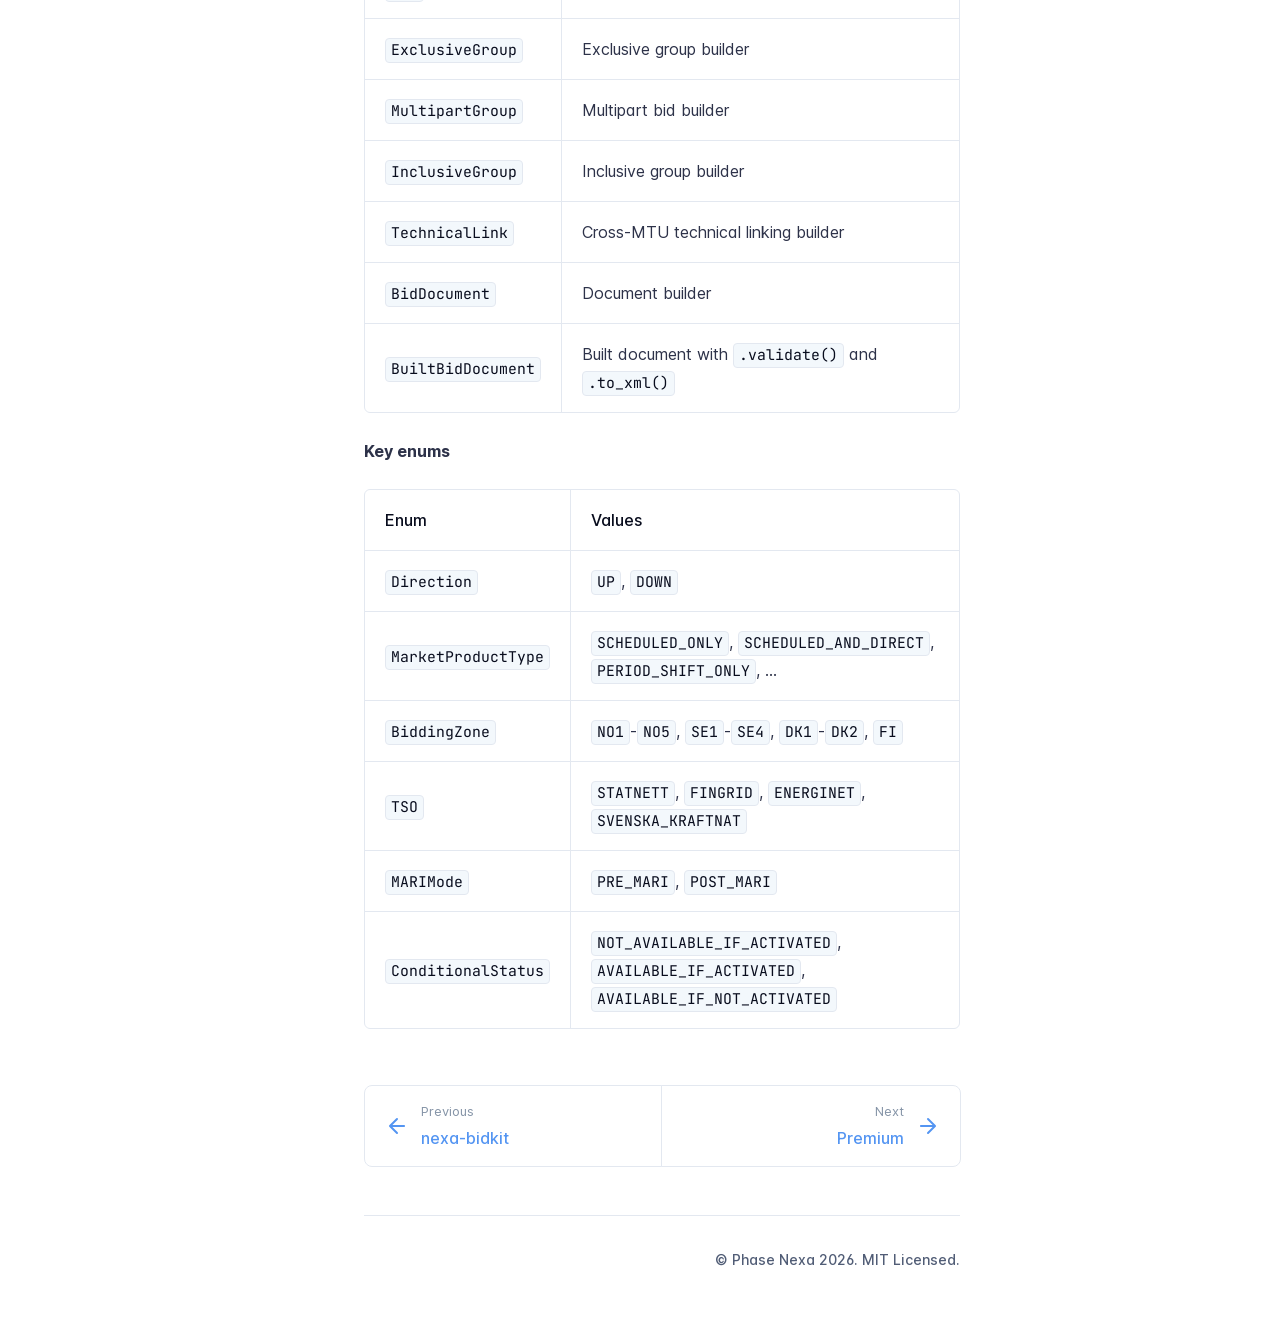
<file: libraries/nexa-mfrr-nordic-eam/index.html>
<!DOCTYPE html>
<html lang="en" class="h-full">
<head>
    <meta charset="UTF-8">
    <meta name="viewport" content="width=device-width,initial-scale=1">
    <meta name="color-scheme" content="light dark">
    <meta name="turbo-cache-control" content="no-cache" data-turbo-track="reload" data-track-token="4.4.0.827654853524">

    <!-- See retype.com -->
    <meta name="generator" content="Retype 4.4.0">

    <!-- Primary Meta Tags -->
    <title>nexa-mfrr-nordic-eam</title>
    <meta name="title" content="nexa-mfrr-nordic-eam">
    <meta name="description" content="Python library for building, validating, and serialising mFRR energy activation market bids for Nordic TSOs.">

    <!-- Canonical -->
    <link rel="canonical" href="https://phasenexa.github.io/libraries/nexa-mfrr-nordic-eam/">

    <!-- Open Graph -->
    <meta property="og:type" content="website">
    <meta property="og:url" content="https://phasenexa.github.io/libraries/nexa-mfrr-nordic-eam/">
    <meta property="og:title" content="nexa-mfrr-nordic-eam">
    <meta property="og:description" content="Python library for building, validating, and serialising mFRR energy activation market bids for Nordic TSOs.">
    <meta property="og:site_name" content="Phase Nexa">
    <meta property="og:locale" content="en_US">

    <!-- Twitter -->
    <meta name="twitter:card" content="summary_large_image">
    <meta name="twitter:url" content="https://phasenexa.github.io/libraries/nexa-mfrr-nordic-eam/">
    <meta name="twitter:title" content="nexa-mfrr-nordic-eam">
    <meta name="twitter:description" content="Python library for building, validating, and serialising mFRR energy activation market bids for Nordic TSOs.">

    <script data-cfasync="false">(function(){var cl=document.documentElement.classList,ls=localStorage.getItem("retype_scheme"),hd=cl.contains("dark"),hl=cl.contains("light"),wm=window.matchMedia&&window.matchMedia("(prefers-color-scheme: dark)").matches;if(ls==="dark"||(!ls&&wm&&!hd&&!hl)){cl.remove("light");cl.add("dark")}else if(ls==="light"||(!ls&&!wm&&!hd&&!hl)){cl.remove("dark");cl.add("light")}})();</script>

    <link href="../../resources/css/retype.css?v=4.4.0.827654853524" rel="stylesheet">

    <script data-cfasync="false" src="../../resources/js/config.js?v=4.4.0.827654853524" data-turbo-eval="false" defer></script>
    <script data-cfasync="false" src="../../resources/js/retype.js?v=4.4.0" data-turbo-eval="false" defer></script>
    <script id="lunr-js" data-cfasync="false" src="../../resources/js/lunr.js?v=4.4.0.827654853524" data-turbo-eval="false" defer></script>
    <script id="prism-js" data-cfasync="false" src="../../resources/js/prism.js?v=4.4.0.827654853524" defer></script>

    <link rel="stylesheet" href="/static/css/custom.css">
    <link rel="preconnect" href="https://fonts.googleapis.com">
    <link rel="preconnect" href="https://fonts.gstatic.com" crossorigin>
    <link href="https://fonts.googleapis.com/css2?family=Inter:wght@400;500;600;700&family=JetBrains+Mono:wght@400;500&display=swap" rel="stylesheet">

</head>
<body>
    <div id="retype-app" class="relative text-base antialiased text-base-text bg-base-bg font-body">
    <div class="absolute bottom-0 left-0" style="top: 5rem; right: 50%"></div>

    <header id="retype-header" class="sticky top-0 z-30 flex w-full h-16 bg-header-bg border-b border-header-border md:h-20">
        <div class="container relative flex items-center justify-between pr-6 grow md:justify-start">
            <!-- Mobile menu button skeleton -->
            <button v-cloak class="skeleton retype-mobile-menu-button flex items-center justify-center shrink-0 overflow-hidden dark:text-white focus:outline-hidden rounded-full w-10 h-10 ml-3.5 md:hidden"><svg xmlns="http://www.w3.org/2000/svg" class="mb-px shrink-0" width="24" height="24" viewBox="0 0 24 24" role="presentation" style="margin-bottom: 0px;"><g fill="currentColor"><path d="M2 4h20v2H2zM2 11h20v2H2zM2 18h20v2H2z"></path></g></svg></button>
            <div v-cloak id="retype-sidebar-left-toggle-button"></div>
    
            <!-- Logo -->
            <div class="flex items-center justify-between h-full py-2 md:w-75">
                <div class="flex items-center px-2 md:px-6">
                    <a id="retype-branding-logo" href="https://phasenexa.github.io/" class="flex items-center leading-snug text-2xl">
                        <span class="w-10 mr-2 grow-0 shrink-0 overflow-hidden">
                            <img class="max-h-10 dark:hidden md:inline-block" src="../../static/images/logo.png" alt="" height="36">
                            <img class="max-h-10 hidden dark:inline-block" src="../../static/images/logo.png" alt="" height="36">
                        </span>
                        <span class="dark:text-white font-bold line-clamp-1 md:line-clamp-2">Phase Nexa</span>
                    </a><span id="retype-branding-label" class="inline-flex mt-1 px-2 py-1 ml-4 text-xs font-medium leading-none items-center rounded-md bg-branding-label-bg text-branding-label-text ring-1 ring-branding-label-border ring-inset md:inline-block">Docs</span>
                </div>
    
                <span class="hidden h-8 border-r md:inline-block border-base-border"></span>
            </div>
    
            <div class="flex justify-between md:grow">
                <!-- Top Nav -->
                <nav id="retype-header-nav" class="hidden md:flex">
                    <ul class="flex flex-col mb-4 md:pl-16 md:mb-0 md:flex-row md:items-center">
                        <li class="mr-6">
                            <a class="py-2 md:mb-0 inline-flex items-center text-sm whitespace-nowrap transition-colors duration-200 ease-linear md:text-header-text font-header-text hover:text-header-text-hover" href="https://github.com/phasenexa">
                                <svg xmlns="http://www.w3.org/2000/svg" class="block shrink-0 mr-1.5" width="18" height="18" viewBox="0 0 24 24" fill="currentColor" aria-hidden="true" focusable="false">
                                    <path d="M10.303 16.652c-2.837-.344-4.835-2.385-4.835-5.028 0-1.074.387-2.235 1.031-3.008-.279-.709-.236-2.214.086-2.837.86-.107 2.02.344 2.708.967.816-.258 1.676-.386 2.728-.386 1.053 0 1.913.128 2.686.365.666-.602 1.848-1.053 2.708-.946.3.581.344 2.085.064 2.815.688.817 1.053 1.913 1.053 3.03 0 2.643-1.998 4.641-4.877 5.006.73.473 1.224 1.504 1.224 2.686v2.235c0 .644.537 1.01 1.182.752 3.889-1.483 6.94-5.372 6.94-10.185 0-6.081-4.942-11.044-11.022-11.044-6.081 0-10.98 4.963-10.98 11.044a10.84 10.84 0 0 0 7.112 10.206c.58.215 1.139-.172 1.139-.752v-1.719a2.768 2.768 0 0 1-1.032.215c-1.418 0-2.256-.773-2.857-2.213-.237-.58-.495-.924-.989-.988-.258-.022-.344-.129-.344-.258 0-.258.43-.451.86-.451.623 0 1.16.386 1.719 1.181.43.623.881.903 1.418.903.537 0 .881-.194 1.375-.688.365-.365.645-.687.903-.902Z"/>
                                </svg>
                                <span>GitHub</span>
                            </a>
                        </li>
                        <li class="mr-6">
                            <a class="py-2 md:mb-0 inline-flex items-center text-sm whitespace-nowrap transition-colors duration-200 ease-linear md:text-header-text font-header-text hover:text-header-text-hover" href="../../getting-started/">Get Started</a>
                        </li>
    
                    </ul>
                </nav>
    
                <div v-cloak class="flex justify-end grow">
                    <div id="retype-mobile-search-button"></div>
                    <doc-search-desktop></doc-search-desktop>
    
                    <doc-theme-switch class="lg:ml-2"></doc-theme-switch>
                    <doc-history></doc-history>
                </div>
            </div>
        </div>
    </header>


    <div id="retype-container" class="container relative flex bg-white">
        <!-- Sidebar Skeleton -->
        <div v-cloak class="fixed flex flex-col shrink-0 duration-300 ease-in-out bg-sidebar-left-bg border-sidebar-left-border sidebar top-20 w-75 border-r h-screen md:sticky transition-transform skeleton">
        
            <div class="flex items-center h-16 px-6">
                <input id="retype-filter-input-mock" class="w-full h-10 pl-8 px-3 py-2 transition-colors duration-200 ease-linear bg-filter-bg border border-filter-border rounded-lg shadow-none md:text-sm hover:border-filter-border-hover focus:outline-hidden focus:border-filter-border-focus placeholder-filter-placeholder" type="text">
            </div>
        
            <div class="pl-6 mt-1 mb-4">
                <div class="w-32 h-3 mb-4 bg-skeleton-bg rounded-full loading"></div>
                <div class="w-48 h-3 mb-4 bg-skeleton-bg rounded-full loading"></div>
                <div class="w-40 h-3 mb-4 bg-skeleton-bg rounded-full loading"></div>
                <div class="w-32 h-3 mb-4 bg-skeleton-bg rounded-full loading"></div>
                <div class="w-48 h-3 mb-4 bg-skeleton-bg rounded-full loading"></div>
                <div class="w-40 h-3 mb-4 bg-skeleton-bg rounded-full loading"></div>
            </div>
        
            <div class="shrink-0 mt-auto bg-transparent dark:border-base-border">
                <a class="flex items-center justify-center flex-nowrap h-16 text-gray-350 dark:text-dark-400 hover:text-gray-600 dark:hover:text-dark-300 transition-colors duration-150 ease-in docs-powered-by" target="_blank" href="https://retype.com/" rel="noopener">
                    <span class="text-xs whitespace-nowrap">Powered by</span>
                    <svg xmlns="http://www.w3.org/2000/svg" class="ml-2" fill="currentColor" width="96" height="20" overflow="visible"><path d="M0 0v20h13.59V0H0zm11.15 17.54H2.44V2.46h8.71v15.08zM15.8 20h2.44V4.67L15.8 2.22zM20.45 6.89V20h2.44V9.34z"/><g><path d="M40.16 8.44c0 1.49-.59 2.45-1.75 2.88l2.34 3.32h-2.53l-2.04-2.96h-1.43v2.96h-2.06V5.36h3.5c1.43 0 2.46.24 3.07.73s.9 1.27.9 2.35zm-2.48 1.1c.26-.23.38-.59.38-1.09 0-.5-.13-.84-.4-1.03s-.73-.28-1.39-.28h-1.54v2.75h1.5c.72 0 1.2-.12 1.45-.35zM51.56 5.36V7.2h-4.59v1.91h4.13v1.76h-4.13v1.92h4.74v1.83h-6.79V5.36h6.64zM60.09 7.15v7.48h-2.06V7.15h-2.61V5.36h7.28v1.79h-2.61zM70.81 14.64h-2.06v-3.66l-3.19-5.61h2.23l1.99 3.45 1.99-3.45H74l-3.19 5.61v3.66zM83.99 6.19c.65.55.97 1.4.97 2.55s-.33 1.98-1 2.51-1.68.8-3.04.8h-1.23v2.59h-2.06V5.36h3.26c1.42 0 2.45.28 3.1.83zm-1.51 3.65c.25-.28.37-.69.37-1.22s-.16-.92-.48-1.14c-.32-.23-.82-.34-1.5-.34H79.7v3.12h1.38c.68 0 1.15-.14 1.4-.42zM95.85 5.36V7.2h-4.59v1.91h4.13v1.76h-4.13v1.92H96v1.83h-6.79V5.36h6.64z"/></g></svg>
                </a>
            </div>
        </div>
        
        <!-- Sidebar component -->
        <doc-sidebar v-cloak>
            <template #sidebar-footer>
                <div class="shrink-0 mt-auto border-t md:bg-transparent md:border-none dark:border-base-border">
        
                    <div class="py-3 px-6 md:hidden border-b dark:border-base-border">
                        <nav>
                            <ul class="flex flex-wrap justify-center items-center">
                                <li class="mr-6">
                                    <a class="block py-1 inline-flex items-center text-sm whitespace-nowrap transition-colors duration-200 ease-linear md:text-header-text font-header-text hover:text-header-text-hover" href="https://github.com/phasenexa">
                                        <svg xmlns="http://www.w3.org/2000/svg" class="block shrink-0 mr-1.5" width="18" height="18" viewBox="0 0 24 24" fill="currentColor" aria-hidden="true" focusable="false">
                                            <path d="M10.303 16.652c-2.837-.344-4.835-2.385-4.835-5.028 0-1.074.387-2.235 1.031-3.008-.279-.709-.236-2.214.086-2.837.86-.107 2.02.344 2.708.967.816-.258 1.676-.386 2.728-.386 1.053 0 1.913.128 2.686.365.666-.602 1.848-1.053 2.708-.946.3.581.344 2.085.064 2.815.688.817 1.053 1.913 1.053 3.03 0 2.643-1.998 4.641-4.877 5.006.73.473 1.224 1.504 1.224 2.686v2.235c0 .644.537 1.01 1.182.752 3.889-1.483 6.94-5.372 6.94-10.185 0-6.081-4.942-11.044-11.022-11.044-6.081 0-10.98 4.963-10.98 11.044a10.84 10.84 0 0 0 7.112 10.206c.58.215 1.139-.172 1.139-.752v-1.719a2.768 2.768 0 0 1-1.032.215c-1.418 0-2.256-.773-2.857-2.213-.237-.58-.495-.924-.989-.988-.258-.022-.344-.129-.344-.258 0-.258.43-.451.86-.451.623 0 1.16.386 1.719 1.181.43.623.881.903 1.418.903.537 0 .881-.194 1.375-.688.365-.365.645-.687.903-.902Z"/>
                                        </svg>
                                        <span>GitHub</span>
                                    </a>
                                </li>
                                <li class="mr-6">
                                    <a class="block py-1 inline-flex items-center text-sm whitespace-nowrap transition-colors duration-200 ease-linear md:text-header-text font-header-text hover:text-header-text-hover" href="../../getting-started/">Get Started</a>
                                </li>
        
                            </ul>
                        </nav>
                    </div>
        
                    <a class="flex items-center justify-center flex-nowrap h-16 text-gray-350 dark:text-dark-400 hover:text-gray-600 dark:hover:text-dark-300 transition-colors duration-150 ease-in docs-powered-by" target="_blank" href="https://retype.com/" rel="noopener">
                        <span class="text-xs whitespace-nowrap">Powered by</span>
                        <svg xmlns="http://www.w3.org/2000/svg" class="ml-2" fill="currentColor" width="96" height="20" overflow="visible"><path d="M0 0v20h13.59V0H0zm11.15 17.54H2.44V2.46h8.71v15.08zM15.8 20h2.44V4.67L15.8 2.22zM20.45 6.89V20h2.44V9.34z"/><g><path d="M40.16 8.44c0 1.49-.59 2.45-1.75 2.88l2.34 3.32h-2.53l-2.04-2.96h-1.43v2.96h-2.06V5.36h3.5c1.43 0 2.46.24 3.07.73s.9 1.27.9 2.35zm-2.48 1.1c.26-.23.38-.59.38-1.09 0-.5-.13-.84-.4-1.03s-.73-.28-1.39-.28h-1.54v2.75h1.5c.72 0 1.2-.12 1.45-.35zM51.56 5.36V7.2h-4.59v1.91h4.13v1.76h-4.13v1.92h4.74v1.83h-6.79V5.36h6.64zM60.09 7.15v7.48h-2.06V7.15h-2.61V5.36h7.28v1.79h-2.61zM70.81 14.64h-2.06v-3.66l-3.19-5.61h2.23l1.99 3.45 1.99-3.45H74l-3.19 5.61v3.66zM83.99 6.19c.65.55.97 1.4.97 2.55s-.33 1.98-1 2.51-1.68.8-3.04.8h-1.23v2.59h-2.06V5.36h3.26c1.42 0 2.45.28 3.1.83zm-1.51 3.65c.25-.28.37-.69.37-1.22s-.16-.92-.48-1.14c-.32-.23-.82-.34-1.5-.34H79.7v3.12h1.38c.68 0 1.15-.14 1.4-.42zM95.85 5.36V7.2h-4.59v1.91h4.13v1.76h-4.13v1.92H96v1.83h-6.79V5.36h6.64z"/></g></svg>
                    </a>
                </div>
            </template>
        </doc-sidebar>

        <div class="grow min-w-0 bg-body-bg">
            <!-- Render "toolbar" template here on api pages --><!-- Render page content -->
<div class="flex">
    <div id="retype-main" class="min-w-0 p-4 grow md:px-16">
        <main class="relative pb-12 lg:pt-2">
            <div class="retype-markdown" id="retype-content">
                <!-- Rendered if sidebar right is enabled -->
                <div id="retype-sidebar-right-toggle"></div>
                <!-- Page content  -->
<h1 id="nexa-mfrr-nordic-eam">nexa-mfrr-nordic-eam</h1>
<div id="retype-page-description" class="description-display text-description font-description leading-description mb-description-margin-bottom mt-description-margin-top tracking-description text-transform-description">Python library for building, validating, and serialising mFRR energy activation market bids for Nordic TSOs.</div>
<p>Python library for building, validating, and serialising mFRR energy activation market bids for the Nordic TSOs (Statnett, Svenska kraftnät, Energinet, Fingrid). Handles the full bid lifecycle from construction to CIM XML serialisation for BSPs who build their own systems.</p>
<p><span class="no-link inline-flex align-middle items-center justify-center font-medium leading-none whitespace-nowrap text-badge-info-text bg-badge-info border border-badge-info-border h-6 px-2 text-xs rounded-md">
    <span>Python 3.11+</span>
</span> <span class="no-link inline-flex align-middle items-center justify-center font-medium leading-none whitespace-nowrap text-badge-light-text bg-badge-light border border-badge-light-border h-6 px-2 text-xs rounded-md">
    <span>MIT License</span>
</span> <span class="no-link inline-flex align-middle items-center justify-center font-medium leading-none whitespace-nowrap text-badge-warning-text bg-badge-warning border border-badge-warning-border h-6 px-2 text-xs rounded-md">
    <span>Pre-release 0.5.0b1</span>
</span></p>
<div id="nexa-mfrr-nordic-eam-code-1" class="codeblock-wrapper"><doc-codeblock line-numbers>
<pre translate="no" class="language-python"><code v-pre class="language-python">pip install nexa-mfrr-nordic-eam</code></pre>
</doc-codeblock></div>
<p><a href="https://github.com/phasenexa/nexa-mfrr-nordic-eam">GitHub</a> | <a href="https://pypi.org/project/nexa-mfrr-nordic-eam/">PyPI</a></p>
<div class="flex mb-6">
    <div class="shrink-0 w-1.5 rounded-tl-lg rounded-bl-lg bg-callout-primary"></div>
    <div class="flex w-full py-4 border border-l-0 rounded-tr-lg rounded-br-lg doc-callout bg-callout-base-bg border-callout-base-border" role="alert">
        <div class="flex items-center ml-4 h-7">
            <svg xmlns="http://www.w3.org/2000/svg" class="block text-callout-primary" width="22" height="22" viewBox="0 0 24 24" role="presentation">
                <g fill="currentColor"><g>
                    <path d="M12 1C5.93 1 1 5.93 1 12s4.93 11 11 11 11-4.93 11-11S18.07 1 12 1zm0 20c-4.96 0-9-4.04-9-9s4.04-9 9-9 9 4.04 9 9-4.04 9-9 9z"></path>
                    <path d="M12 11c-.55 0-1 .45-1 1v4c0 .55.45 1 1 1s1-.45 1-1v-4c0-.55-.45-1-1-1zM12.01 7c-.56 0-1 .45-1 1s.45 1 1 1 1-.45 1-1-.45-1-1-1z"></path>
                    <path fill="none" d="M0 0h24v24H0z"></path>
                </g></g>
            </svg>
        </div>
        <div class="pr-5 ml-3 w-full">
            <h5>warning Work in progress</h5>
<p>The API, documentation, and feature set are under active development and subject to change.</p>
        </div>
    </div>
</div>
<hr>
<h2 id="why-this-exists">Why this exists</h2>
<p>Submitting mFRR bids to Nordic TSOs requires producing CIM XML documents that conform to the NBM ReserveBid schema. Every BSP building their own trading system ends up writing the same serialisation code, the same gate closure calculations, and the same TSO-specific validation logic.</p>
<p>nexa-mfrr-nordic-eam handles that infrastructure so you can focus on strategy:</p>
<ul>
<li><strong>Correct domain model</strong> for ENTSO-E mFRR bid types: simple, linked, exclusive groups, multipart, inclusive groups</li>
<li><strong>TSO-specific validation</strong> before you send, not after the TSO rejects you</li>
<li><strong>CIM XML serialisation</strong> with correct XSD element ordering and namespace handling</li>
<li><strong>Gate closure calculations</strong> with DST awareness and pre/post-MARI timing</li>
<li><strong>Fluent builder API</strong> that makes bid construction readable and type-safe</li>
</ul>
<hr>
<h2 id="quick-start">Quick start</h2>
<div id="quick-start-code-1" class="codeblock-wrapper"><doc-codeblock line-numbers>
<pre translate="no" class="language-python"><code v-pre class="language-python">from datetime import datetime, timezone
from nexa_mfrr_eam import (
    Bid, BidDocument, Direction, MarketProductType,
    BiddingZone, TSO, MARIMode,
)

# Create a simple divisible up-regulation bid
bid = (
    Bid.up(volume_mw=50, price_eur=85.50)
    .divisible(min_volume_mw=10)
    .for_mtu(&quot;2026-03-21T10:00Z&quot;)
    .resource(&quot;NOKG90901&quot;, coding_scheme=&quot;NNO&quot;)
    .product_type(MarketProductType.SCHEDULED_AND_DIRECT)
    .build()
)

# Wrap in a document targeting Statnett
doc = (
    BidDocument(tso=TSO.STATNETT)
    .sender(party_id=&quot;9999909919920&quot;, coding_scheme=&quot;A10&quot;)
    .add_bid(bid)
    .build()
)

# Validate, then serialise to CIM XML
errors = doc.validate(mari_mode=MARIMode.PRE_MARI)
if not errors:
    xml_bytes = doc.to_xml()
    # Send xml_bytes via your ECP/EDX endpoint</code></pre>
</doc-codeblock></div>
<hr>
<h2 id="supported-bid-types">Supported bid types</h2>
<h3 id="simple-bids">Simple bids</h3>
<p>Divisible and indivisible bids with full attribute support:</p>
<div id="simple-bids-code-1" class="codeblock-wrapper"><doc-codeblock line-numbers>
<pre translate="no" class="language-python"><code v-pre class="language-python"># Divisible down-regulation bid with minimum volume
bid = (
    Bid.down(volume_mw=30, price_eur=40.00)
    .divisible(min_volume_mw=5)
    .for_mtu(&quot;2026-03-21T10:00Z&quot;)
    .resource(&quot;NOKG90901&quot;, coding_scheme=&quot;NNO&quot;)
    .build()
)</code></pre>
</doc-codeblock></div>
<h3 id="technically-linked-bids">Technically linked bids</h3>
<p>Link bids across MTUs to prevent double-activation:</p>
<div id="technically-linked-bids-code-1" class="codeblock-wrapper"><doc-codeblock line-numbers>
<pre translate="no" class="language-python"><code v-pre class="language-python">from nexa_mfrr_eam import TechnicalLink, Direction, MarketProductType, BiddingZone

link = (
    TechnicalLink(bidding_zone=BiddingZone.SE3)
    .resource(&quot;REG-OBJ-SE-001&quot;, coding_scheme=&quot;A01&quot;)
    .add_mtu(
        mtu=&quot;2026-03-21T10:00Z&quot;,
        direction=Direction.UP,
        volume_mw=25,
        price_eur=90.00,
        product_type=MarketProductType.SCHEDULED_AND_DIRECT,
    )
    .add_mtu(&quot;2026-03-21T10:15Z&quot;, Direction.UP, 25, 90.00)
    .add_mtu(&quot;2026-03-21T10:30Z&quot;, Direction.UP, 25, 90.00)
    .build()
)</code></pre>
</doc-codeblock></div>
<h3 id="complex-bid-groups">Complex bid groups</h3>
<p>Exclusive, multipart, and inclusive groups for more complex strategies:</p>
<div id="complex-bid-groups-code-1" class="codeblock-wrapper"><doc-codeblock line-numbers>
<pre translate="no" class="language-python"><code v-pre class="language-python">from nexa_mfrr_eam import MultipartGroup, BiddingZone

group = (
    MultipartGroup(bidding_zone=BiddingZone.NO2)
    .direction(Direction.UP)
    .for_mtu(&quot;2026-03-21T10:00Z&quot;)
    .resource(&quot;NOKG90901&quot;, coding_scheme=&quot;NNO&quot;)
    .add_component(volume_mw=20, price_eur=50.00)
    .add_component(volume_mw=15, price_eur=75.00)
    .add_component(volume_mw=10, price_eur=120.00)
    .build()
)</code></pre>
</doc-codeblock></div>
<h3 id="conditional-linking">Conditional linking</h3>
<p>Three condition codes supported (A55, A56, A67):</p>
<div id="conditional-linking-code-1" class="codeblock-wrapper"><doc-codeblock line-numbers>
<pre translate="no" class="language-python"><code v-pre class="language-python">from nexa_mfrr_eam import ConditionalStatus

bid_qh_minus_1 = (
    Bid.up(volume_mw=30, price_eur=70.00)
    .divisible(min_volume_mw=5)
    .for_mtu(&quot;2026-03-21T10:15Z&quot;)
    .resource(&quot;NOKG90901&quot;, coding_scheme=&quot;NNO&quot;)
    .build()
)

bid_qh_0 = (
    Bid.up(volume_mw=30, price_eur=70.00)
    .divisible(min_volume_mw=5)
    .for_mtu(&quot;2026-03-21T10:30Z&quot;)
    .resource(&quot;NOKG90901&quot;, coding_scheme=&quot;NNO&quot;)
    .conditionally_available()
    .link_to(bid_qh_minus_1, status=ConditionalStatus.NOT_AVAILABLE_IF_ACTIVATED)
    .build()
)</code></pre>
</doc-codeblock></div>
<hr>
<h2 id="timing-utilities">Timing utilities</h2>
<p>Gate closure calculations with full DST handling:</p>
<div id="timing-utilities-code-1" class="codeblock-wrapper"><doc-codeblock line-numbers>
<pre translate="no" class="language-python"><code v-pre class="language-python">from nexa_mfrr_eam.timing import gate_closure, MARIMode, current_mtu, mtu_range
from datetime import datetime, timezone

mtu_start = datetime(2026, 3, 21, 10, 0, tzinfo=timezone.utc)

gc = gate_closure(mtu_start, mari_mode=MARIMode.PRE_MARI)
print(f&quot;BSP GCT (BEGCT): {gc.bsp_gct}&quot;)     # 09:15:00 UTC (QH-45)
print(f&quot;TSO GCT:         {gc.tso_gct}&quot;)      # 09:45:00 UTC (QH-15)
print(f&quot;Activation at:   {gc.activation}&quot;)   # 09:52:30 UTC (QH-7.5)
print(f&quot;Gate open now?   {gc.is_gate_open()}&quot;)

# 96 MTUs in a normal day, 92 on the spring DST transition
mtus = mtu_range(&quot;2026-03-21T00:00Z&quot;, &quot;2026-03-22T00:00Z&quot;)
print(f&quot;MTUs: {len(mtus)}&quot;)</code></pre>
</doc-codeblock></div>
<hr>
<h2 id="pandas-integration">Pandas integration</h2>
<p><span class="no-link inline-flex align-middle items-center justify-center font-medium leading-none whitespace-nowrap text-badge-warning-text bg-badge-warning border border-badge-warning-border h-6 px-2 text-xs rounded-md">
    <span>Coming Soon</span>
</span></p>
<p>Build bid portfolios directly from a DataFrame (optional dependency):</p>
<div id="pandas-integration-code-1" class="codeblock-wrapper"><doc-codeblock line-numbers>
<pre translate="no" class="language-python"><code v-pre class="language-python">pip install nexa-mfrr-nordic-eam[pandas]</code></pre>
</doc-codeblock></div>
<div id="pandas-integration-code-2" class="codeblock-wrapper"><doc-codeblock line-numbers>
<pre translate="no" class="language-python"><code v-pre class="language-python">import pandas as pd
from nexa_mfrr_eam.pandas import bids_from_dataframe
from nexa_mfrr_eam import BidDocument, TSO, BiddingZone, MarketProductType

df = pd.DataFrame({
    &quot;mtu_start&quot;: pd.to_datetime([&quot;2026-03-21T10:00Z&quot;, &quot;2026-03-21T10:15Z&quot;, &quot;2026-03-21T10:30Z&quot;]),
    &quot;direction&quot;: [&quot;up&quot;, &quot;up&quot;, &quot;up&quot;],
    &quot;volume_mw&quot;: [50, 45, 55],
    &quot;price_eur&quot;: [72.30, 74.10, 69.50],
    &quot;min_volume&quot;: [10, 10, 10],
    &quot;resource&quot;:   [&quot;NOKG90901&quot;] * 3,
})

bids = bids_from_dataframe(
    df,
    bidding_zone=BiddingZone.NO2,
    resource_coding_scheme=&quot;NNO&quot;,
    product_type=MarketProductType.SCHEDULED_AND_DIRECT,
    technical_link=True,
)

doc = (
    BidDocument(tso=TSO.STATNETT)
    .sender(party_id=&quot;9999909919920&quot;, coding_scheme=&quot;A10&quot;)
    .add_bids(bids)
    .build()
)</code></pre>
</doc-codeblock></div>
<hr>
<h2 id="tso-support">TSO support</h2>
<div class="table-wrapper scrollbar overflow-hidden">
<table class="comfortable">
<thead>
<tr>
<th>TSO</th>
<th>Country</th>
<th>Min volume</th>
<th style="text-align: center;">Exclusive groups</th>
<th style="text-align: center;">Multipart</th>
<th style="text-align: center;">Technical linking</th>
<th style="text-align: center;">Conditional linking</th>
</tr>
</thead>
<tbody>
<tr>
<td>Statnett</td>
<td>NO</td>
<td>10 MW</td>
<td style="text-align: center;">Yes</td>
<td style="text-align: center;">Yes</td>
<td style="text-align: center;">Yes</td>
<td style="text-align: center;">Yes</td>
</tr>
<tr>
<td>Svenska kraftnät</td>
<td>SE</td>
<td>1 MW</td>
<td style="text-align: center;">Yes</td>
<td style="text-align: center;">Yes</td>
<td style="text-align: center;">Yes</td>
<td style="text-align: center;">Yes</td>
</tr>
<tr>
<td>Energinet</td>
<td>DK</td>
<td>1 MW</td>
<td style="text-align: center;">Yes</td>
<td style="text-align: center;">Yes</td>
<td style="text-align: center;">Yes</td>
<td style="text-align: center;">Yes</td>
</tr>
<tr>
<td>Fingrid</td>
<td>FI</td>
<td>1 MW</td>
<td style="text-align: center;">Yes</td>
<td style="text-align: center;">Yes</td>
<td style="text-align: center;">Yes</td>
<td style="text-align: center;">Yes</td>
</tr>
</tbody>
</table>
</div>
<p>Bidding zones: NO1-NO5, SE1-SE4, DK1-DK2, FI.</p>
<hr>
<h2 id="what-it-does-not-do-yet">What it does not do (yet)</h2>
<p>The library serialises bids to CIM XML and validates them. It does not manage the transport layer. You are responsible for:</p>
<ul>
<li>ECP/EDX endpoint deployment and connectivity</li>
<li>Parsing TSO acknowledgement responses (planned)</li>
<li>Parsing activation and availability documents (planned)</li>
<li>Heartbeat responder (planned)</li>
</ul>
<hr>
<h2 id="api-reference">API reference</h2>
<p><strong>Core builders</strong></p>
<div class="table-wrapper scrollbar overflow-hidden">
<table class="comfortable">
<thead>
<tr>
<th>Class</th>
<th>Description</th>
</tr>
</thead>
<tbody>
<tr>
<td><code translate="no" v-pre>Bid</code></td>
<td>Simple bid builder (fluent API)</td>
</tr>
<tr>
<td><code translate="no" v-pre>ExclusiveGroup</code></td>
<td>Exclusive group builder</td>
</tr>
<tr>
<td><code translate="no" v-pre>MultipartGroup</code></td>
<td>Multipart bid builder</td>
</tr>
<tr>
<td><code translate="no" v-pre>InclusiveGroup</code></td>
<td>Inclusive group builder</td>
</tr>
<tr>
<td><code translate="no" v-pre>TechnicalLink</code></td>
<td>Cross-MTU technical linking builder</td>
</tr>
<tr>
<td><code translate="no" v-pre>BidDocument</code></td>
<td>Document builder</td>
</tr>
<tr>
<td><code translate="no" v-pre>BuiltBidDocument</code></td>
<td>Built document with <code translate="no" v-pre>.validate()</code> and <code translate="no" v-pre>.to_xml()</code></td>
</tr>
</tbody>
</table>
</div>
<p><strong>Key enums</strong></p>
<div class="table-wrapper scrollbar overflow-hidden">
<table class="comfortable">
<thead>
<tr>
<th>Enum</th>
<th>Values</th>
</tr>
</thead>
<tbody>
<tr>
<td><code translate="no" v-pre>Direction</code></td>
<td><code translate="no" v-pre>UP</code>, <code translate="no" v-pre>DOWN</code></td>
</tr>
<tr>
<td><code translate="no" v-pre>MarketProductType</code></td>
<td><code translate="no" v-pre>SCHEDULED_ONLY</code>, <code translate="no" v-pre>SCHEDULED_AND_DIRECT</code>, <code translate="no" v-pre>PERIOD_SHIFT_ONLY</code>, ...</td>
</tr>
<tr>
<td><code translate="no" v-pre>BiddingZone</code></td>
<td><code translate="no" v-pre>NO1</code>-<code translate="no" v-pre>NO5</code>, <code translate="no" v-pre>SE1</code>-<code translate="no" v-pre>SE4</code>, <code translate="no" v-pre>DK1</code>-<code translate="no" v-pre>DK2</code>, <code translate="no" v-pre>FI</code></td>
</tr>
<tr>
<td><code translate="no" v-pre>TSO</code></td>
<td><code translate="no" v-pre>STATNETT</code>, <code translate="no" v-pre>FINGRID</code>, <code translate="no" v-pre>ENERGINET</code>, <code translate="no" v-pre>SVENSKA_KRAFTNAT</code></td>
</tr>
<tr>
<td><code translate="no" v-pre>MARIMode</code></td>
<td><code translate="no" v-pre>PRE_MARI</code>, <code translate="no" v-pre>POST_MARI</code></td>
</tr>
<tr>
<td><code translate="no" v-pre>ConditionalStatus</code></td>
<td><code translate="no" v-pre>NOT_AVAILABLE_IF_ACTIVATED</code>, <code translate="no" v-pre>AVAILABLE_IF_ACTIVATED</code>, <code translate="no" v-pre>AVAILABLE_IF_NOT_ACTIVATED</code></td>
</tr>
</tbody>
</table>
</div>

                
                <!-- Required only on API pages -->
                <doc-toolbar-member-filter-no-results></doc-toolbar-member-filter-no-results>
            </div>
            <footer id="retype-content-footer" class="clear-both">
            
                <nav id="retype-nextprev" class="print:hidden flex mt-14">
                    <div class="w-1/2">
                        <a class="px-5 py-4 h-full flex items-center break-normal font-medium text-body-link border border-base-border hover:border-base-border-hover rounded-l-lg transition-colors duration-150 relative hover:z-5" href="../../libraries/nexa-bidkit/">
                            <svg xmlns="http://www.w3.org/2000/svg" class="mr-3" width="24" height="24" viewBox="0 0 24 24" fill="currentColor" overflow="visible"><path d="M19 11H7.41l5.29-5.29a.996.996 0 10-1.41-1.41l-7 7a1 1 0 000 1.42l7 7a1.024 1.024 0 001.42-.01.996.996 0 000-1.41L7.41 13H19c.55 0 1-.45 1-1s-.45-1-1-1z" /><path fill="none" d="M0 0h24v24H0z" /></svg>
                            <span>
                                <span class="block text-xs font-normal text-base-text-muted">Previous</span>
                                <span class="block mt-1">nexa-​bidkit</span>
                            </span>
                        </a>
                    </div>
            
                    <div class="w-1/2">
                        <a class="px-5 py-4 -mx-px h-full flex items-center justify-end break-normal font-medium text-body-link border border-base-border hover:border-base-border-hover rounded-r-lg transition-colors duration-150 relative hover:z-5" href="../../premium/">
                            <span>
                                <span class="block text-xs font-normal text-right text-base-text-muted">Next</span>
                                <span class="block mt-1">Premium</span>
                            </span>
                            <svg xmlns="http://www.w3.org/2000/svg" class="ml-3" width="24" height="24" viewBox="0 0 24 24" fill="currentColor" overflow="visible"><path d="M19.92 12.38a1 1 0 00-.22-1.09l-7-7a.996.996 0 10-1.41 1.41l5.3 5.3H5c-.55 0-1 .45-1 1s.45 1 1 1h11.59l-5.29 5.29a.996.996 0 000 1.41c.19.2.44.3.7.3s.51-.1.71-.29l7-7c.09-.09.16-.21.21-.33z" /><path fill="none" d="M0 0h24v24H0z" /></svg>
                        </a>
                    </div>
                </nav>
            </footer>
        </main>

        <div id="retype-page-footer" class="print:border-none border-t border-base-border pt-6 mb-8">
            <footer class="flex flex-wrap items-center justify-between print:justify-center">
                <div id="retype-footer-links" class="print:hidden">
                    <ul class="flex flex-wrap items-center text-sm">
                    </ul>
                </div>
                <div id="retype-copyright" class="print:justify-center py-2 text-footer-text font-footer-link text-sm leading-relaxed"><p>© Phase Nexa 2026. MIT Licensed.</p></div>
            </footer>
        </div>
    </div>

    <!-- Rendered if sidebar right is enabled -->
    <!-- Sidebar right skeleton-->
    <div v-cloak class="fixed top-0 bottom-0 right-0 translate-x-full bg-sidebar-right-bg border-sidebar-right-border lg:sticky lg:border-l lg:shrink-0 lg:pt-6 lg:translate-x-0 sm:w-1/2 lg:w-64 lg:z-0 md:w-104 sidebar-right skeleton">
        <div class="pl-5">
            <div class="w-32 h-3 mb-4 bg-skeleton-bg rounded-full loading"></div>
            <div class="w-48 h-3 mb-4 bg-skeleton-bg rounded-full loading"></div>
            <div class="w-40 h-3 mb-4 bg-skeleton-bg rounded-full loading"></div>
        </div>
    </div>

    <!-- User should be able to hide sidebar right -->
    <doc-sidebar-right v-cloak></doc-sidebar-right>
</div>

        </div>
    </div>

    <doc-search-mobile></doc-search-mobile>
    <doc-back-to-top></doc-back-to-top>
</div>


    <div id="retype-overlay-target"></div>

    <script data-cfasync="false">window.__DOCS__ = { "title": "nexa-mfrr-nordic-eam", level: 2, icon: "file", hasPrism: true, hasMermaid: false, hasMath: false, tocDepth: 23 }</script>
</body>
</html>
</file>
<file: static/css/custom.css>
/* Phase Nexa - Custom Styles for Retype
 * Colour system from Phase Nexa Styling Guidelines v1.0
 * Typography: Inter (interface), JetBrains Mono (data/code)
 */

/* Typography overrides */
body,
.markdown-body {
  font-family: 'Inter', -apple-system, BlinkMacSystemFont, 'Segoe UI', sans-serif;
}

code,
pre,
.code,
kbd {
  font-family: 'JetBrains Mono', 'Courier New', monospace;
  font-feature-settings: "liga" on, "calt" on;
}

/* Code block styling - dark theme */
[data-theme="dark"] pre,
[data-theme="dark"] code {
  background-color: #0A1E36;
}

/* Hero section utility - used on index.md */
.hero-section {
  text-align: center;
  padding: 3rem 1rem;
}

.hero-section h1 {
  font-size: 2.5rem;
  font-weight: 700;
  letter-spacing: -0.02em;
  margin-bottom: 0.5rem;
}

.hero-tagline {
  font-size: 1.25rem;
  opacity: 0.85;
  max-width: 600px;
  margin: 0 auto 2rem;
}

/* Accent colour utilities */
.text-violet { color: #8A6CFF; }
.text-cyan { color: #00E5FF; }
.text-gold { color: #FFD700; }
.text-mint { color: #4DFFC3; }
.text-coral { color: #FF6B6B; }

/* Badge overrides for Phase Nexa palette */
.badge-violet {
  background-color: #8A6CFF;
  color: #FFFFFF;
}

.badge-cyan {
  background-color: #00E5FF;
  color: #0A1E36;
}

/* Install command block styling */
.install-block {
  background-color: #0A1E36;
  border: 1px solid #122F4D;
  border-radius: 6px;
  padding: 1rem 1.25rem;
  font-family: 'JetBrains Mono', monospace;
  font-size: 0.9rem;
  margin: 1.5rem 0;
}

/* Subtle glow effect for primary CTA links in dark mode */
[data-theme="dark"] a.btn-primary,
[data-theme="dark"] .callout-primary a {
  text-shadow: 0 0 20px rgba(138, 108, 255, 0.3);
}

/* Tighter spacing for data tables */
.markdown-body table td,
.markdown-body table th {
  padding: 0.5rem 0.75rem;
  font-size: 0.875rem;
}

/* Monospace for table cells containing data */
.data-table td {
  font-family: 'JetBrains Mono', monospace;
  font-variant-numeric: tabular-nums;
}
</file>
